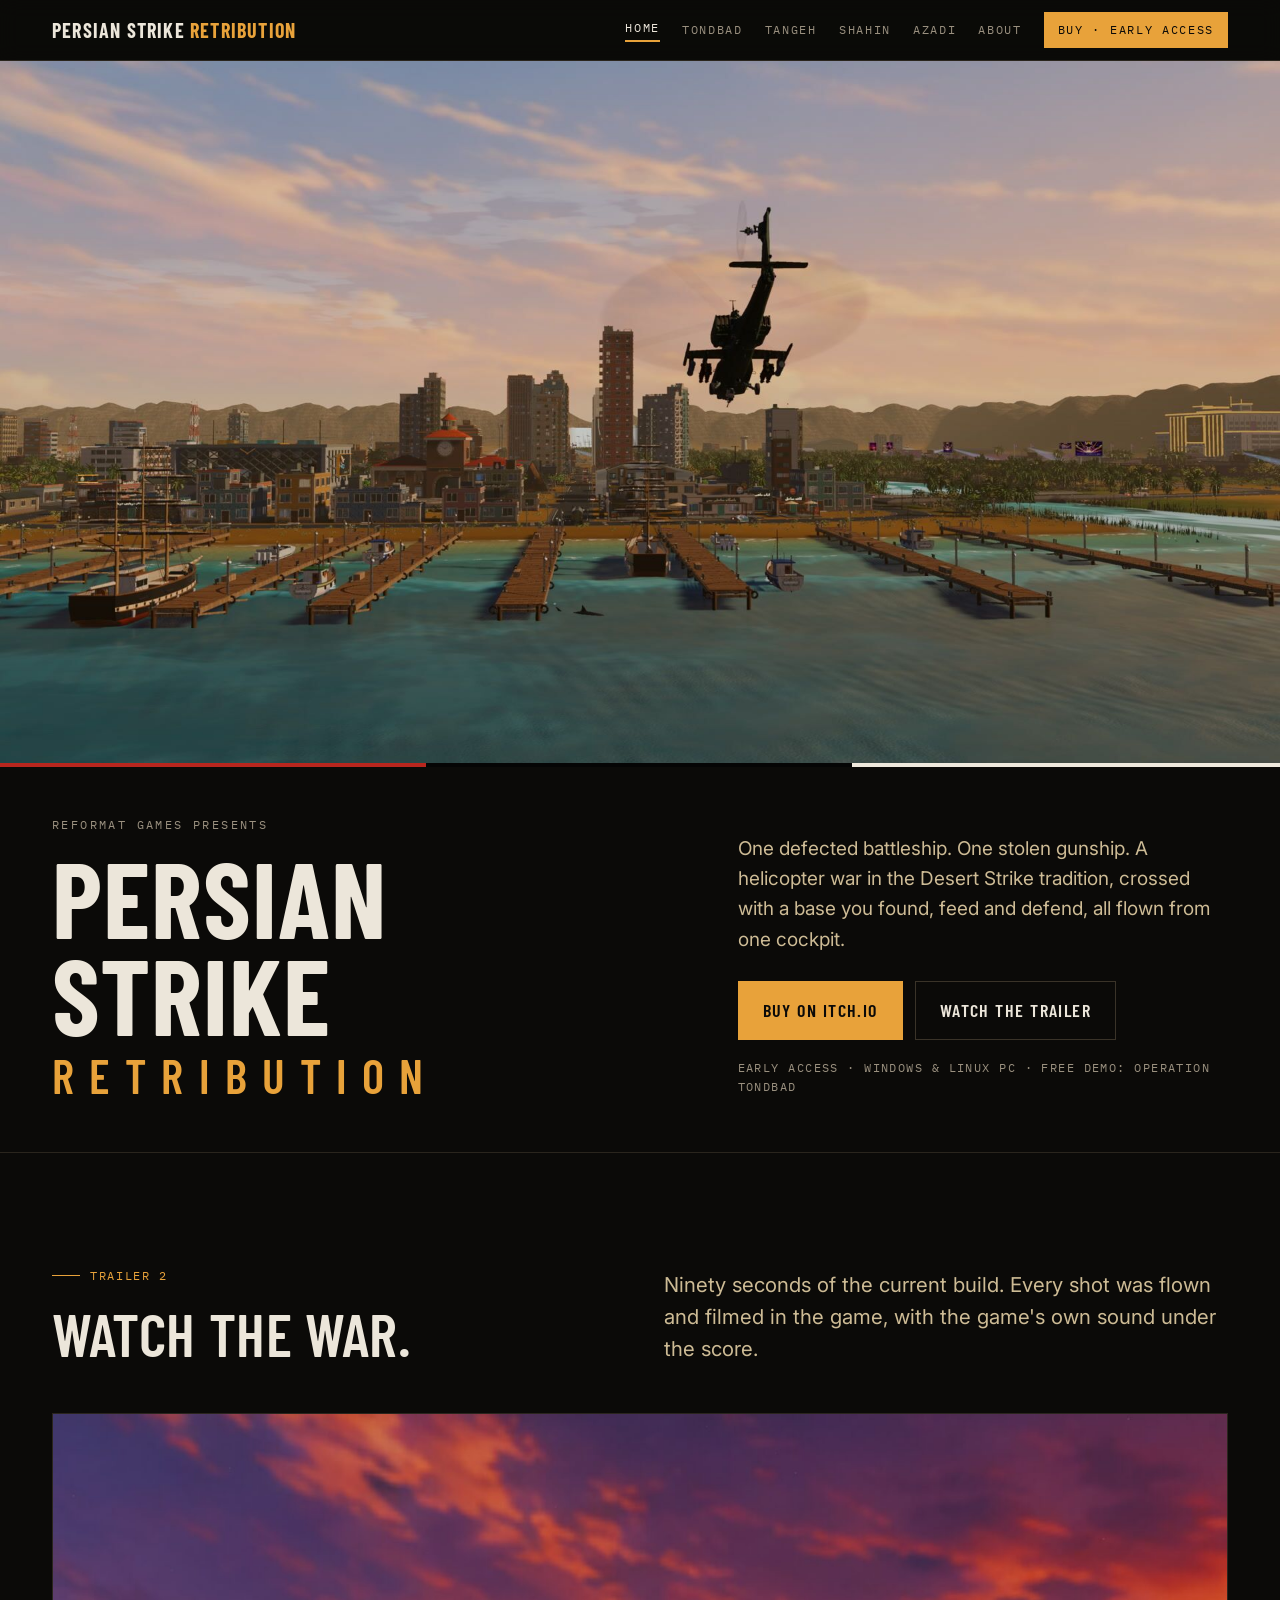
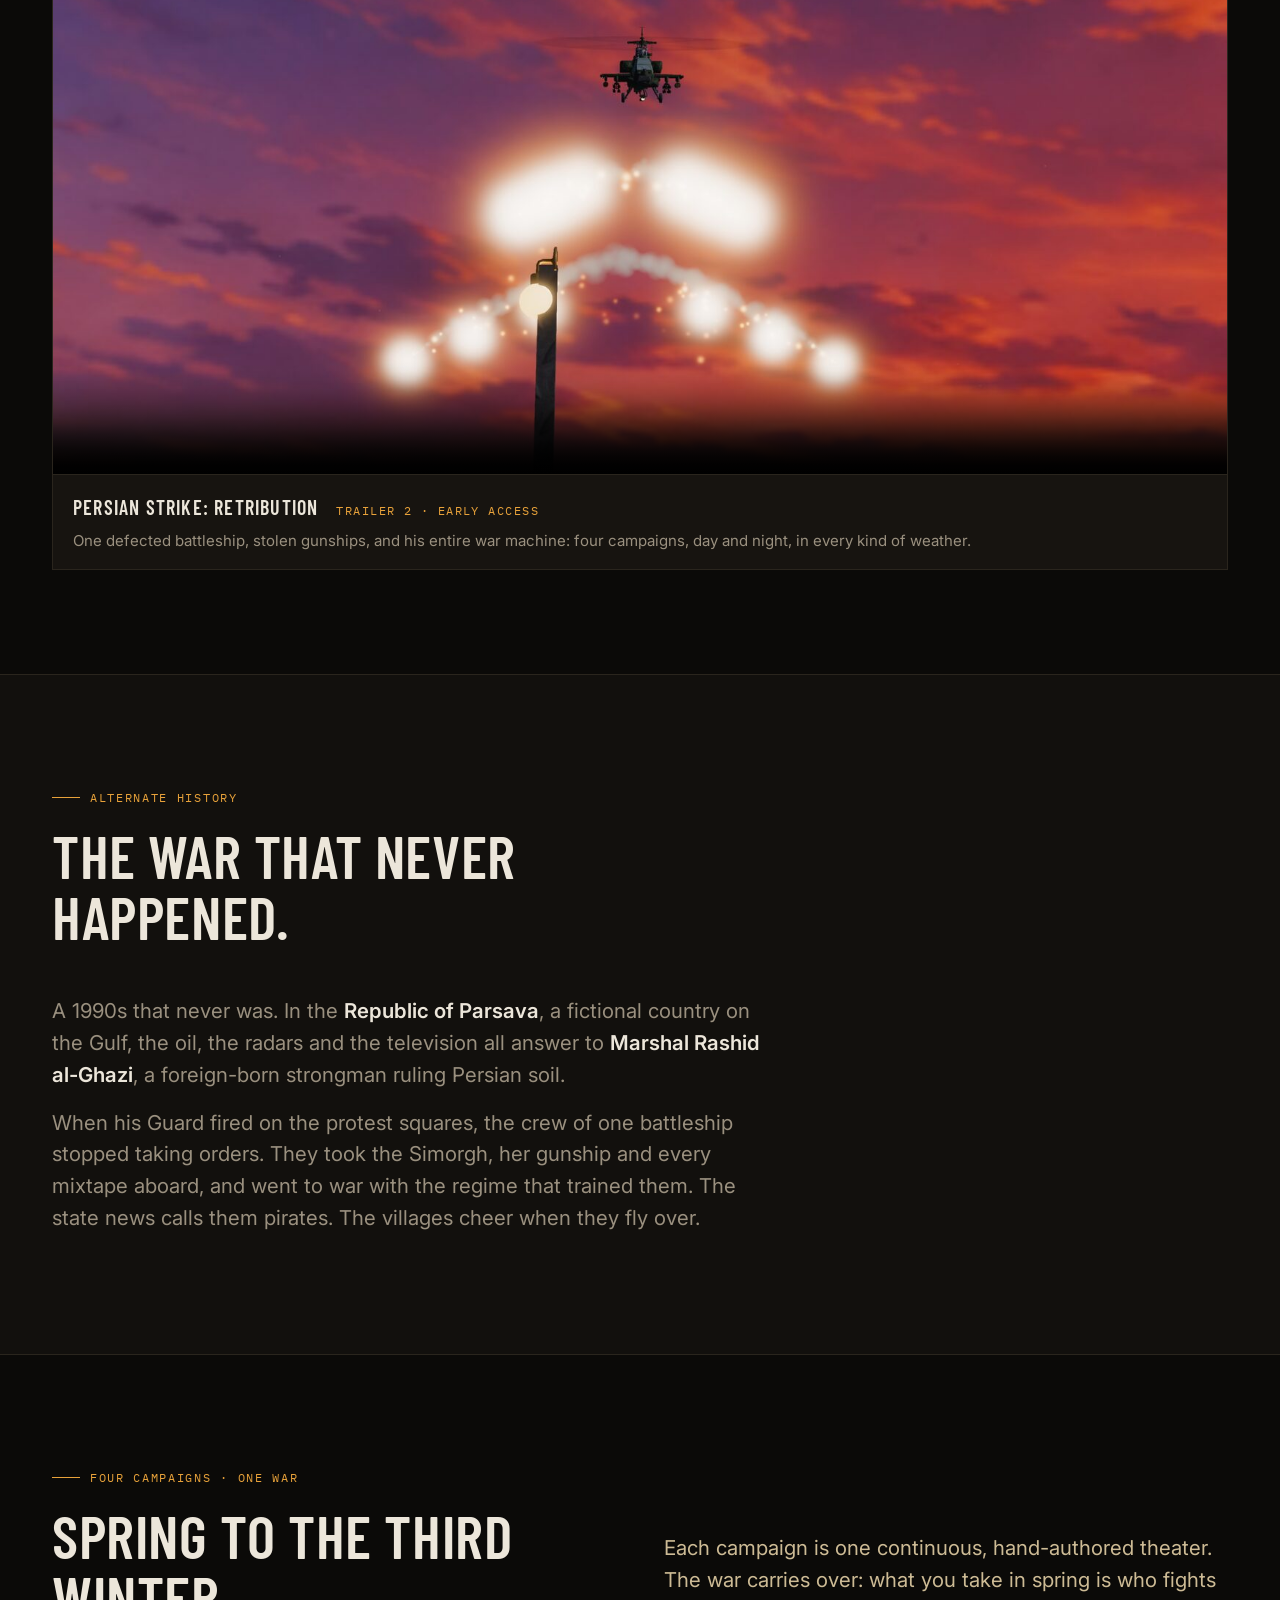
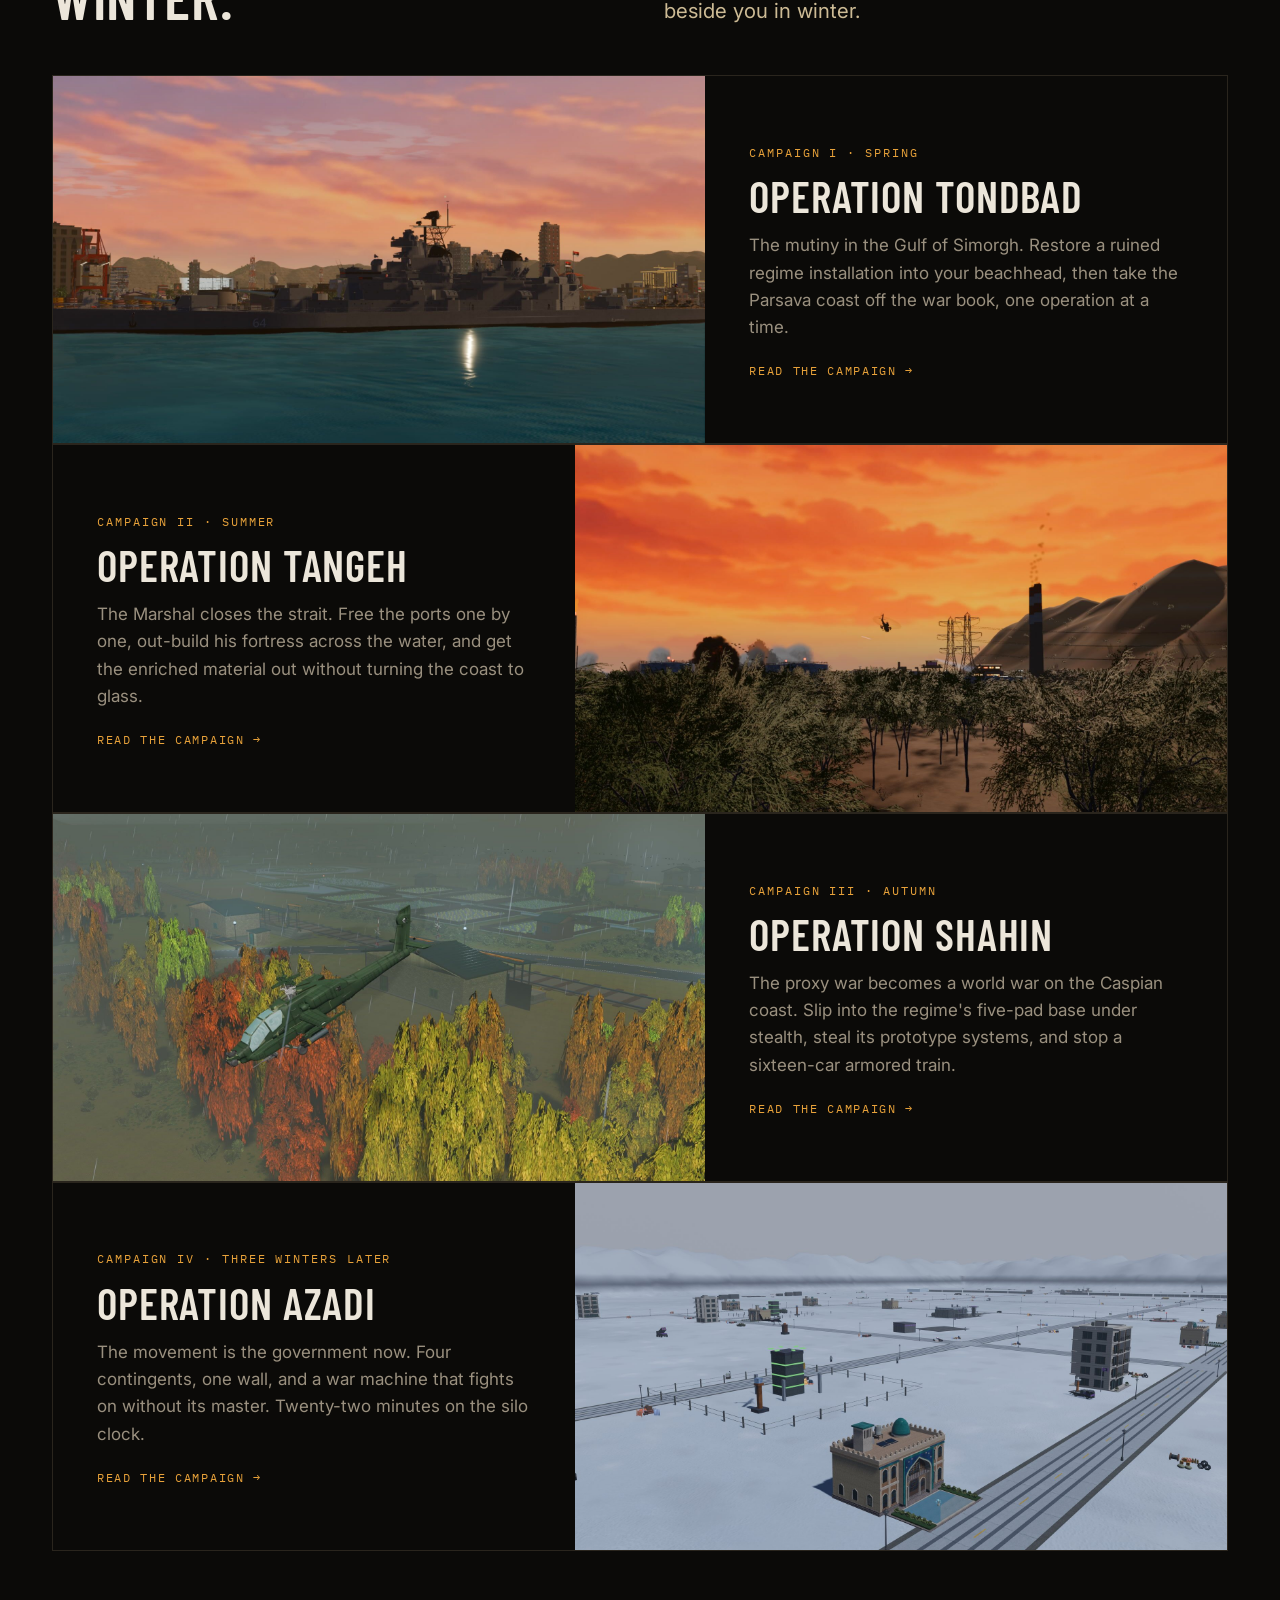
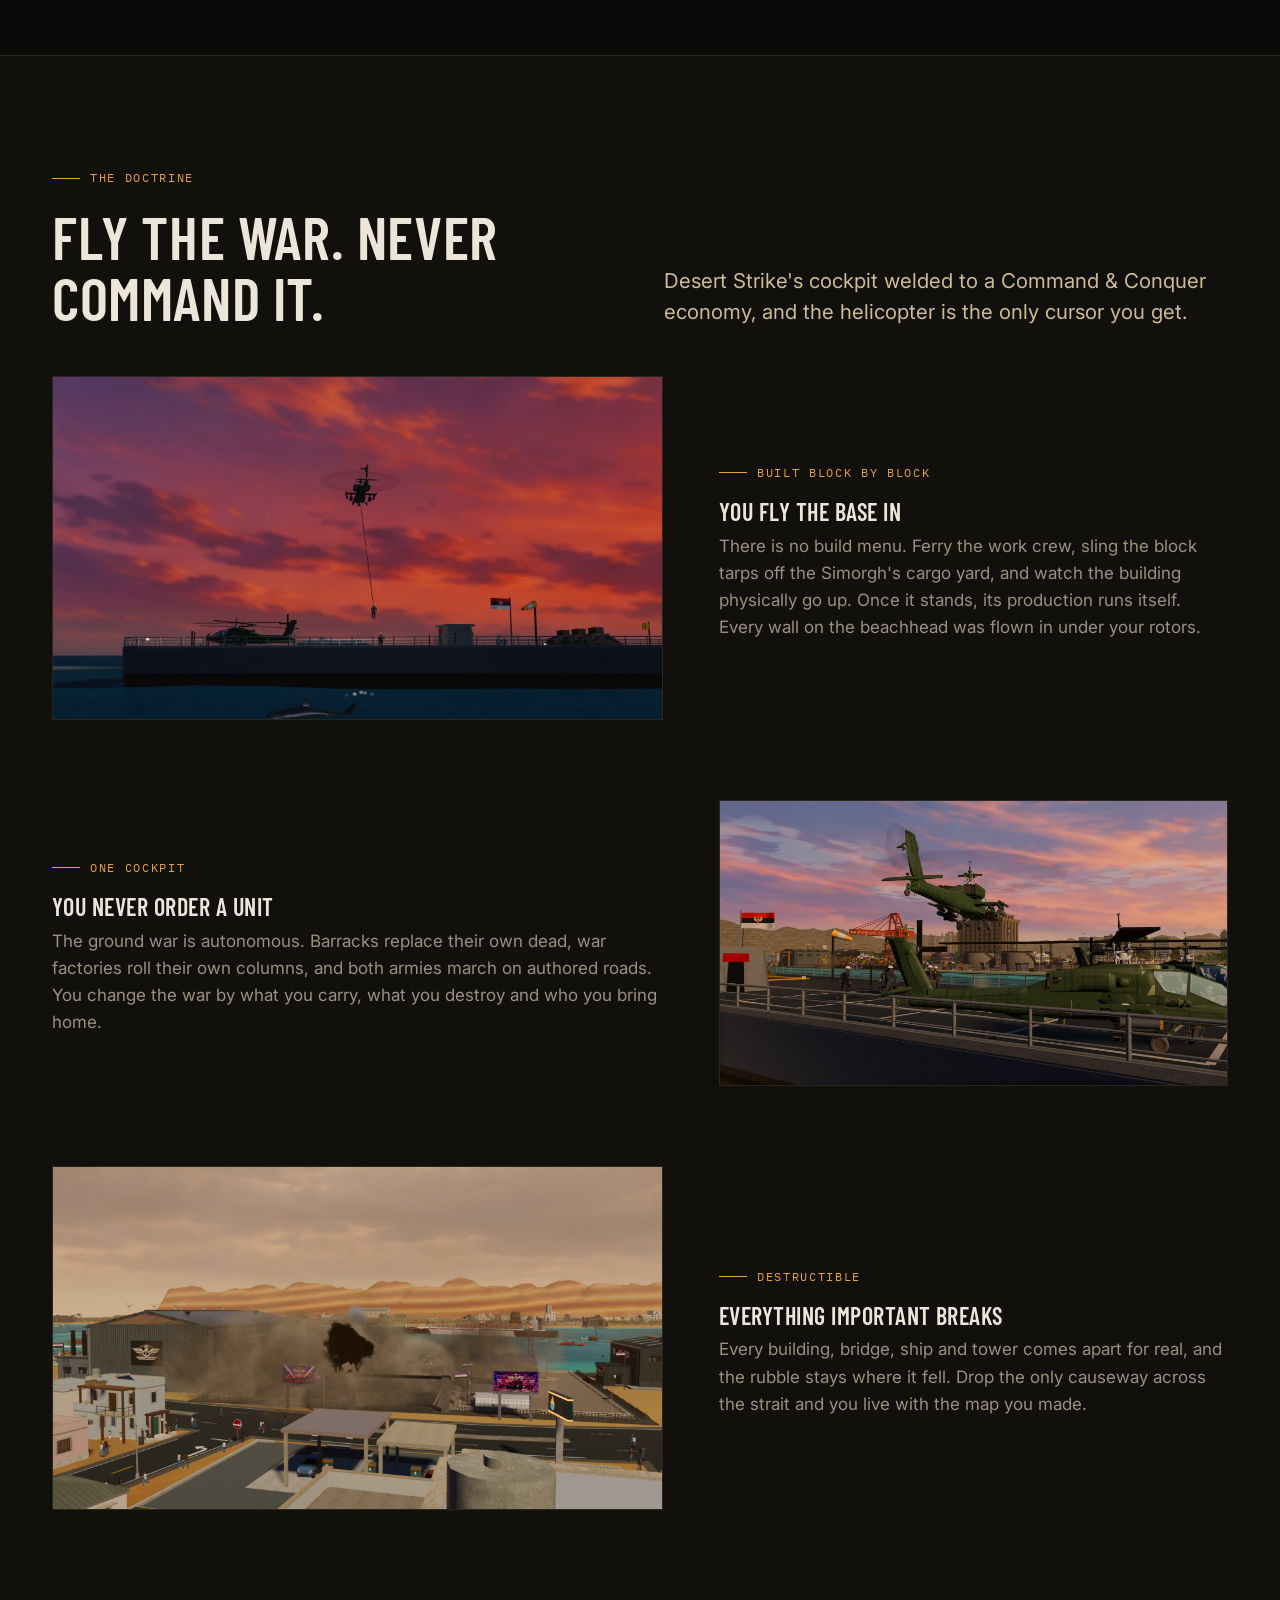
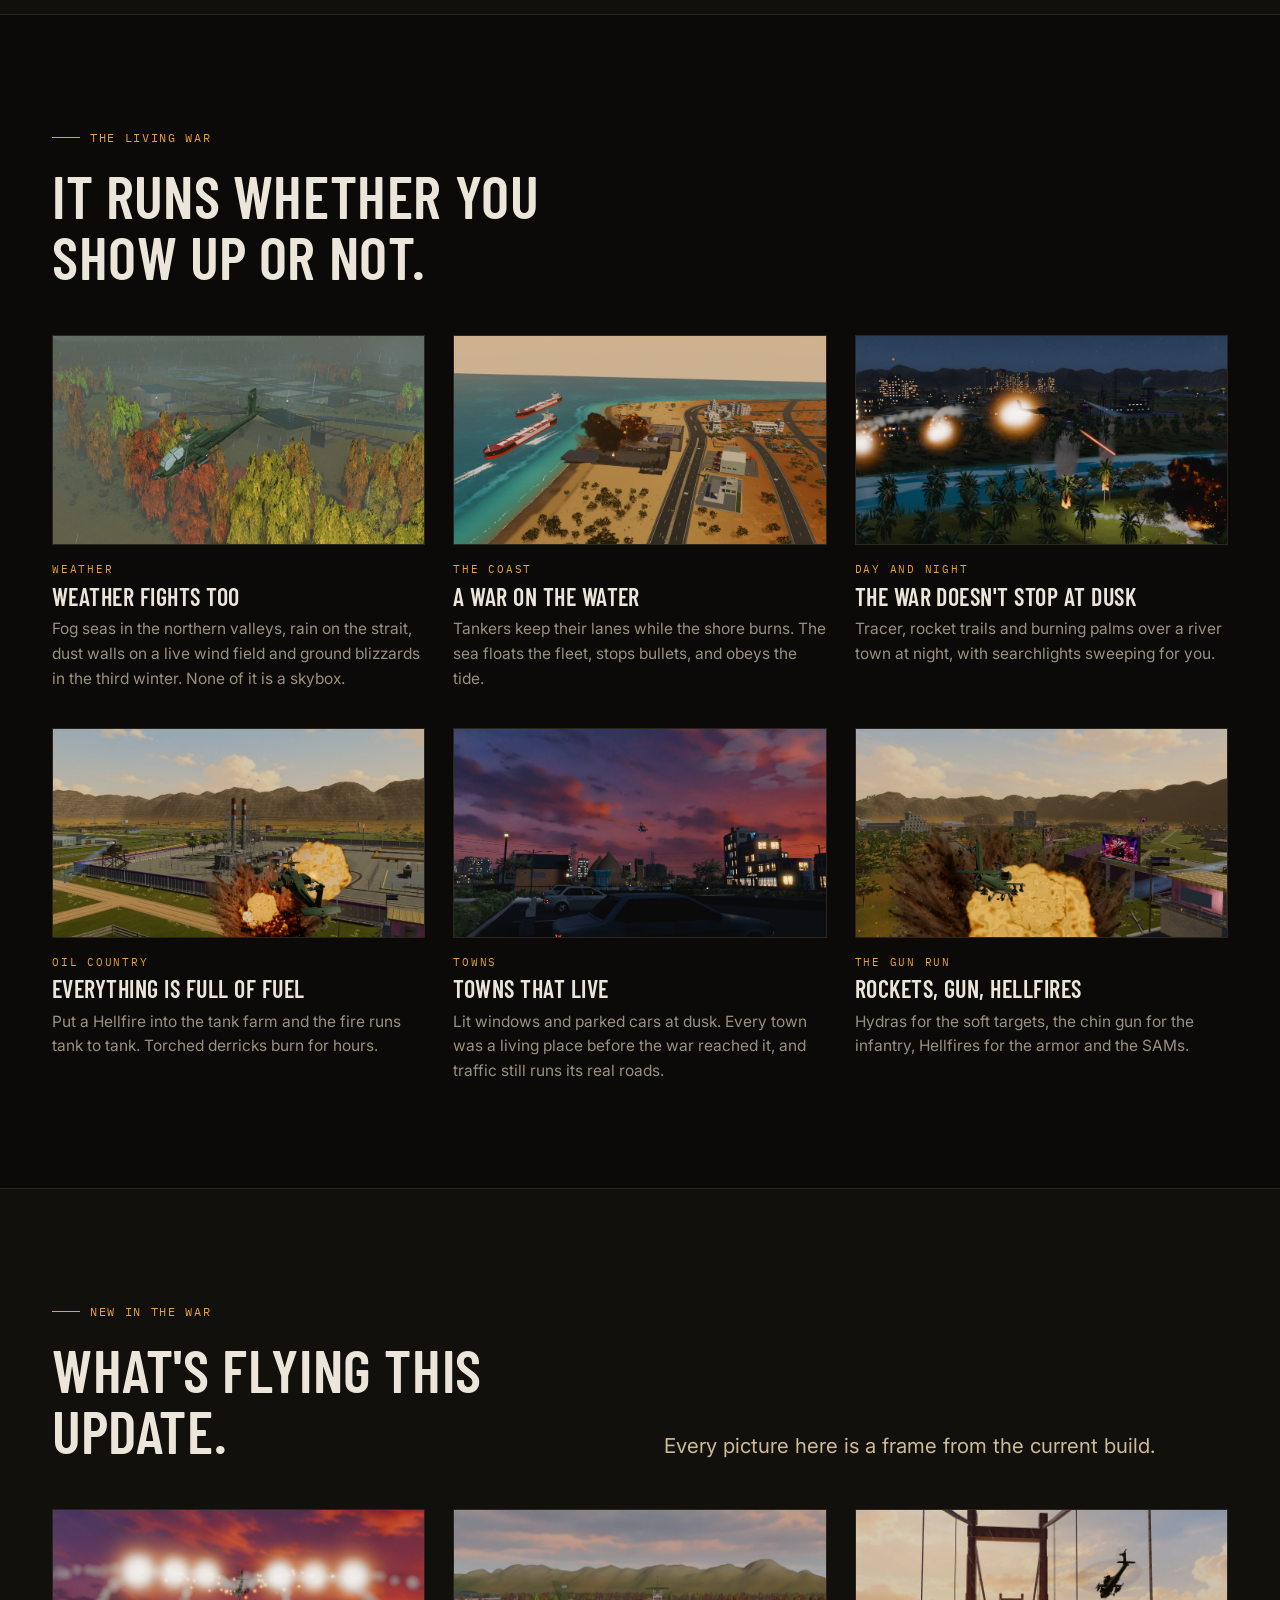
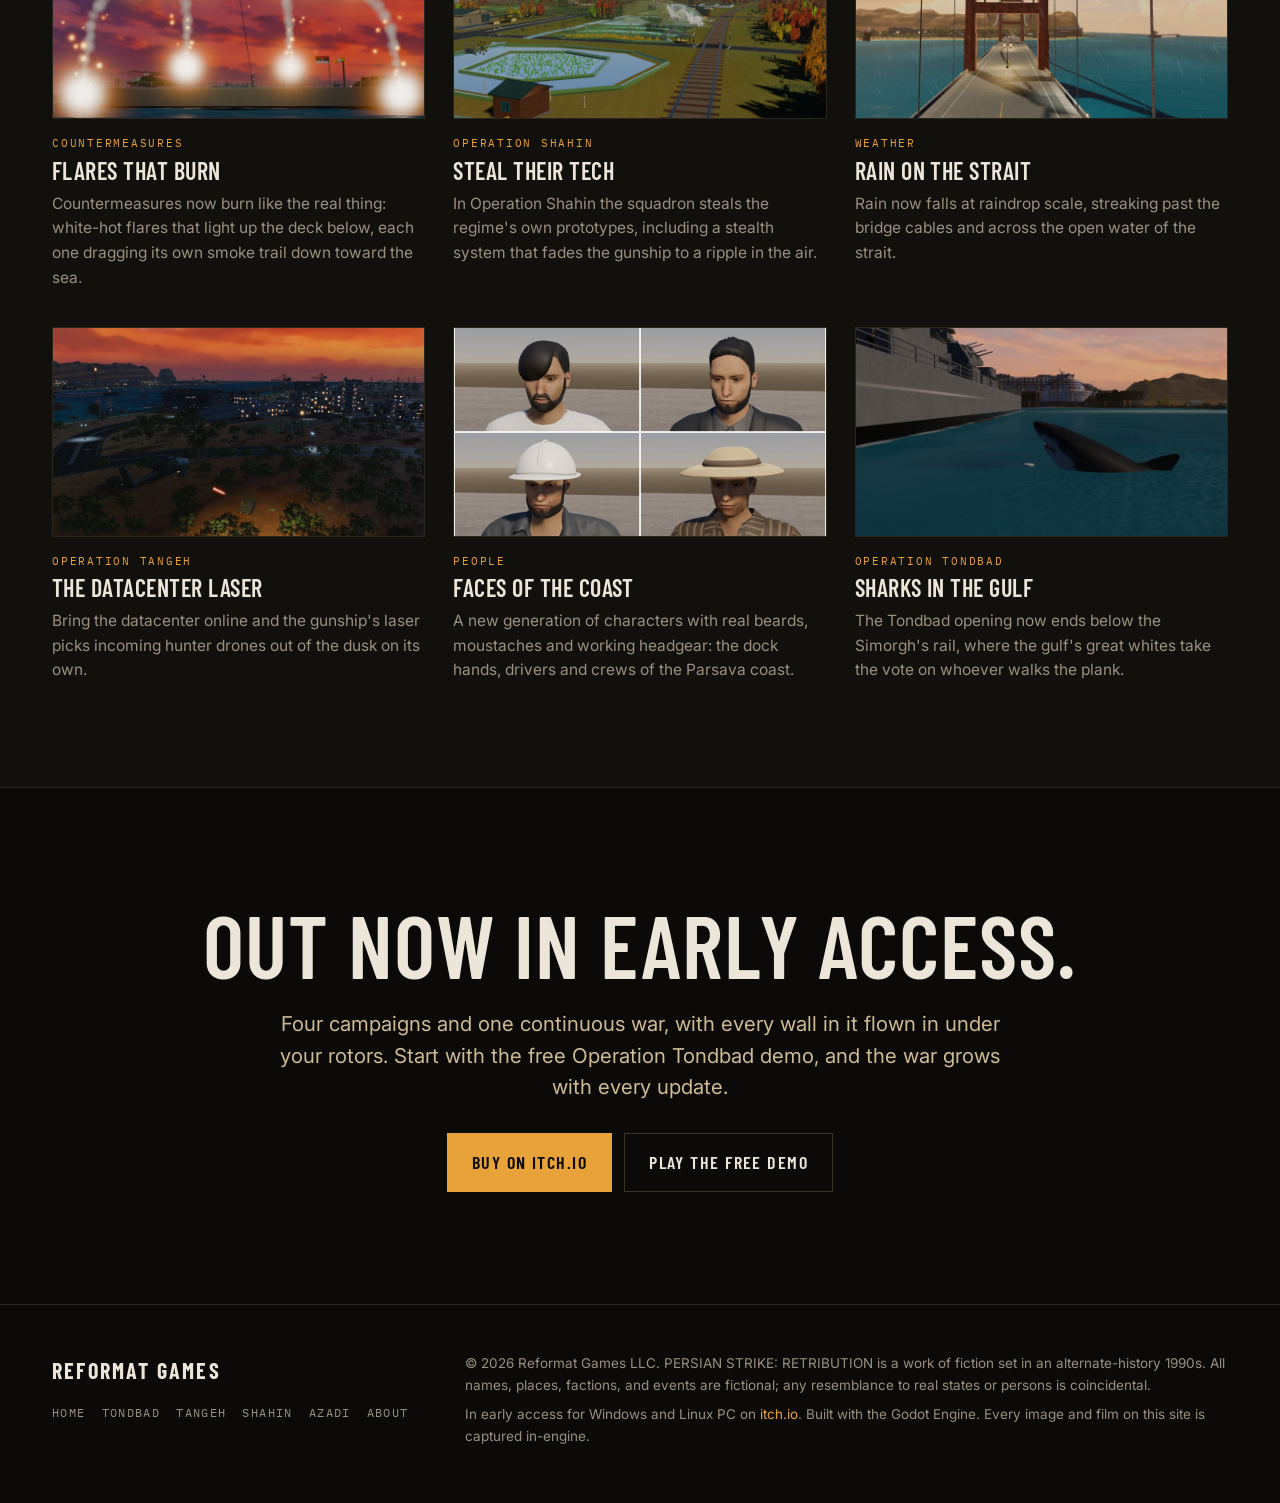
<file: index.html>
<!DOCTYPE html>
<html lang="en">
<head>
<meta charset="utf-8">
<meta name="viewport" content="width=device-width, initial-scale=1">
<title>PERSIAN STRIKE: RETRIBUTION — a helicopter war from Reformat Games</title>
<meta name="description" content="An alternate-history 1990s gulf war: a Desert Strike-style helicopter war crossed with base-building, across four seasonal campaigns. Watch Trailer 2. In early access for Windows and Linux PC.">
<link rel="canonical" href="https://persianstrike.com/">
<meta name="robots" content="index, follow, max-image-preview:large">
<meta name="theme-color" content="#0b0a08">
<meta property="og:type" content="website">
<meta property="og:site_name" content="PERSIAN STRIKE: RETRIBUTION">
<meta property="og:title" content="PERSIAN STRIKE: RETRIBUTION — a helicopter war from Reformat Games">
<meta property="og:description" content="An alternate-history 1990s gulf war: a Desert Strike-style helicopter war crossed with base-building, across four seasonal campaigns. Watch Trailer 2. In early access for Windows and Linux PC.">
<meta property="og:image" content="https://persianstrike.com/media/v3_feetdry.jpg">
<meta property="og:url" content="https://persianstrike.com/">
<meta name="twitter:card" content="summary_large_image">
<meta name="twitter:image" content="https://persianstrike.com/media/v3_feetdry.jpg">
<link rel="icon" href="data:image/svg+xml,<svg xmlns=%22http://www.w3.org/2000/svg%22 viewBox=%220 0 100 100%22><rect width=%22100%22 height=%2233%22 fill=%22%23b8261e%22/><rect y=%2233%22 width=%22100%22 height=%2234%22 fill=%22%23050505%22/><rect y=%2267%22 width=%22100%22 height=%2233%22 fill=%22%23efe9dd%22/></svg>">
<link rel="preconnect" href="https://fonts.googleapis.com">
<link rel="preconnect" href="https://fonts.gstatic.com" crossorigin>
<link href="https://fonts.googleapis.com/css2?family=Barlow+Condensed:wght@500;600;700&family=IBM+Plex+Mono:wght@400;500&family=Inter:wght@400;500;600&display=swap" rel="stylesheet">
<link rel="stylesheet" href="styles.css">
<script type="application/ld+json">{"@context": "https://schema.org", "@type": "VideoGame", "name": "PERSIAN STRIKE: RETRIBUTION", "url": "https://persianstrike.com/", "image": "https://persianstrike.com/media/v3_feetdry.jpg", "description": "An alternate-history 1990s gulf war: a Desert Strike-style helicopter war crossed with base-building, across four seasonal campaigns. In early access for Windows and Linux PC.", "genre": ["Action", "Strategy"], "gamePlatform": ["PC (Microsoft Windows)", "PC (Linux)"], "playMode": "SinglePlayer", "publisher": {"@type": "Organization", "name": "Reformat Games"}, "author": {"@type": "Organization", "name": "Reformat Games"}, "offers": {"@type": "Offer", "url": "https://reformatgames.itch.io/persian-strike-retribution", "price": "5.00", "priceCurrency": "USD", "availability": "https://schema.org/InStock"}}</script>
<script type="application/ld+json">{"@context": "https://schema.org", "@type": "VideoObject", "name": "PERSIAN STRIKE: RETRIBUTION — Trailer 2", "description": "Trailer 2, cut from the current early-access build.", "thumbnailUrl": "https://persianstrike.com/media/trailer2_poster.jpg", "uploadDate": "2026-10-21", "contentUrl": "https://raw.githubusercontent.com/rhicksrad/persian-strike/main/media/trailer2.mp4"}</script>
</head>
<body>
<header class="nav"><div class="wrap">
  <a class="brand" href="index.html">Persian Strike <span>Retribution</span></a>
  <nav class="links"><a href="index.html" aria-current="page">Home</a><a href="c1.html">Tondbad</a><a href="c2.html">Tangeh</a><a href="c3.html">Shahin</a><a href="c4.html">Azadi</a><a href="about.html">About</a><a class="buy" href="https://reformatgames.itch.io/persian-strike-retribution" target="_blank" rel="noopener">Buy · Early access</a></nav>
</div></header>

<div class="hero-frame"><img src="media/v3_feetdry.jpg" alt="The gunship crossing the piers toward a coastal city at sunrise" fetchpriority="high"></div>
<div class="rule"></div>
<section class="hero-title"><div class="wrap">
  <div>
    <div class="studio">Reformat Games presents</div>
    <h1>Persian Strike<span>Retribution</span></h1>
  </div>
  <div>
    <p class="pitch">One defected battleship. One stolen gunship. A helicopter war in the Desert Strike tradition, crossed with a base you found, feed and defend, all flown from one cockpit.</p>
    <div class="cta"><a class="btn primary" href="https://reformatgames.itch.io/persian-strike-retribution" target="_blank" rel="noopener">Buy on itch.io</a><a class="btn" href="#trailer">Watch the trailer</a></div>
    <div class="meta">Early access · Windows &amp; Linux PC · Free demo: Operation Tondbad</div>
  </div>
</div></section>

<section class="block " id="trailer"><div class="wrap">
<div class="head"><div><span class="label">Trailer 2</span><h2>Watch the war.</h2></div><p class="lede">Ninety seconds of the current build. Every shot was flown and filmed in the game, with the game's own sound under the score.</p></div><figure class="film">
  <video controls preload="none" poster="media/trailer2_poster.jpg"><source src="https://raw.githubusercontent.com/rhicksrad/persian-strike/main/media/trailer2.mp4" type="video/mp4"></video>
  <figcaption><span class="t">Persian Strike: Retribution</span><span class="m">Trailer 2 · Early access</span><span class="d">One defected battleship, stolen gunships, and his entire war machine: four campaigns, day and night, in every kind of weather.</span></figcaption>
</figure>
</div></section>

<section class="block alt"><div class="wrap">
<div class="head"><div><span class="label">Alternate history</span><h2>The war that never happened.</h2></div><div></div></div><div class="prose">
<p class="lede">A 1990s that never was. In the <b>Republic of Parsava</b>, a fictional country on the Gulf, the oil, the radars and the television all answer to <b>Marshal Rashid al-Ghazi</b>, a foreign-born strongman ruling Persian soil.</p>
<p class="lede">When his Guard fired on the protest squares, the crew of one battleship stopped taking orders. They took the Simorgh, her gunship and every mixtape aboard, and went to war with the regime that trained them. The state news calls them pirates. The villages cheer when they fly over.</p>
</div>
</div></section>

<section class="block "><div class="wrap">
<div class="head"><div><span class="label">Four campaigns · one war</span><h2>Spring to the third winter.</h2></div><p class="lede">Each campaign is one continuous, hand-authored theater. The war carries over: what you take in spring is who fights beside you in winter.</p></div><div class="campaigns">
<a class="camp" href="c1.html"><div class="pic"><img src="media/v3_battleship.jpg" alt="The battleship Simorgh at anchor off the coast at sunrise" loading="lazy"></div><div class="txt"><div class="num">Campaign I · Spring</div><h3>Operation Tondbad</h3><p>The mutiny in the Gulf of Simorgh. Restore a ruined regime installation into your beachhead, then take the Parsava coast off the war book, one operation at a time.</p><span class="go">Read the campaign →</span></div></a>
<a class="camp" href="c2.html"><div class="pic"><img src="media/v3_refinery.jpg" alt="A gunship banking away from the burning refinery at dusk" loading="lazy"></div><div class="txt"><div class="num">Campaign II · Summer</div><h3>Operation Tangeh</h3><p>The Marshal closes the strait. Free the ports one by one, out-build his fortress across the water, and get the enriched material out without turning the coast to glass.</p><span class="go">Read the campaign →</span></div></a>
<a class="camp" href="c3.html"><div class="pic"><img src="media/v3_fog.jpg" alt="The gunship coming out of the fog over autumn forest and flooded paddies" loading="lazy"></div><div class="txt"><div class="num">Campaign III · Autumn</div><h3>Operation Shahin</h3><p>The proxy war becomes a world war on the Caspian coast. Slip into the regime's five-pad base under stealth, steal its prototype systems, and stop a sixteen-car armored train.</p><span class="go">Read the campaign →</span></div></a>
<a class="camp" href="c4.html"><div class="pic"><img src="media/v4_c4_core.jpg" alt="The old capital under snow, a mosque beside the highway and a repair core in the square" loading="lazy"></div><div class="txt"><div class="num">Campaign IV · Three winters later</div><h3>Operation Azadi</h3><p>The movement is the government now. Four contingents, one wall, and a war machine that fights on without its master. Twenty-two minutes on the silo clock.</p><span class="go">Read the campaign →</span></div></a>
</div>
</div></section>

<section class="block alt"><div class="wrap">
<div class="head"><div><span class="label">The doctrine</span><h2>Fly the war. Never command it.</h2></div><p class="lede">Desert Strike's cockpit welded to a Command &amp; Conquer economy, and the helicopter is the only cursor you get.</p></div><div class="split"><img src="media/v4_winch.jpg" alt="The gunship hovering over the Simorgh&#x27;s stern at sunset, a load on the winch line" loading="lazy"><div><span class="label">Built block by block</span><h3>You fly the base in</h3><p>There is no build menu. Ferry the work crew, sling the block tarps off the Simorgh's cargo yard, and watch the building physically go up. Once it stands, its production runs itself.</p><p>Every wall on the beachhead was flown in under your rotors.</p></div></div><div class="split flip"><img src="media/v3_liftoff.jpg" alt="The gunship lifting off the battleship&#x27;s pad as a second bird waits on deck" loading="lazy"><div><span class="label">One cockpit</span><h3>You never order a unit</h3><p>The ground war is autonomous. Barracks replace their own dead, war factories roll their own columns, and both armies march on authored roads. You change the war by what you carry, what you destroy and who you bring home.</p></div></div><div class="split"><img src="media/v3_collapse.jpg" alt="A regime building coming down in a cloud of dust in a harbor town" loading="lazy"><div><span class="label">Destructible</span><h3>Everything important breaks</h3><p>Every building, bridge, ship and tower comes apart for real, and the rubble stays where it fell. Drop the only causeway across the strait and you live with the map you made.</p></div></div>
</div></section>

<section class="block "><div class="wrap">
<div class="head"><div><span class="label">The living war</span><h2>It runs whether you show up or not.</h2></div><div></div></div><div class="grid g3">
<article class="card"><img src="media/v3_fog.jpg" alt="The gunship coming out of the fog over autumn forest and flooded paddies" loading="lazy"><span class="k">Weather</span><h3>Weather fights too</h3><p>Fog seas in the northern valleys, rain on the strait, dust walls on a live wind field and ground blizzards in the third winter. None of it is a skybox.</p></article>
<article class="card"><img src="media/v3_artillery.jpg" alt="Tankers under way off the coast as artillery falls on the shore" loading="lazy"><span class="k">The coast</span><h3>A war on the water</h3><p>Tankers keep their lanes while the shore burns. The sea floats the fleet, stops bullets, and obeys the tide.</p></article>
<article class="card"><img src="media/v3_night.jpg" alt="A gunship firing over a river town at night, flares and tracer in the dark" loading="lazy"><span class="k">Day and night</span><h3>The war doesn't stop at dusk</h3><p>Tracer, rocket trails and burning palms over a river town at night, with searchlights sweeping for you.</p></article>
<article class="card"><img src="media/v3_chain.jpg" alt="A gunship banking through the fireball as the tank farm goes up" loading="lazy"><span class="k">Oil country</span><h3>Everything is full of fuel</h3><p>Put a Hellfire into the tank farm and the fire runs tank to tank. Torched derricks burn for hours.</p></article>
<article class="card"><img src="media/v3_town.jpg" alt="A coastal town at dusk, lit windows and parked cars, the gunship overhead" loading="lazy"><span class="k">Towns</span><h3>Towns that live</h3><p>Lit windows and parked cars at dusk. Every town was a living place before the war reached it, and traffic still runs its real roads.</p></article>
<article class="card"><img src="media/v3_gunrun.jpg" alt="A gunship on a gun run, impacts erupting below the nose" loading="lazy"><span class="k">The gun run</span><h3>Rockets, gun, Hellfires</h3><p>Hydras for the soft targets, the chin gun for the infantry, Hellfires for the armor and the SAMs.</p></article>
</div>
</div></section>

<section class="block alt" id="new"><div class="wrap">
<div class="head"><div><span class="label">New in the war</span><h2>What's flying this update.</h2></div><p class="lede">Every picture here is a frame from the current build.</p></div><div class="grid g3">
<article class="card"><img src="media/new_flares.jpg" alt="A gunship over the battleship deck at sunset, a full salvo of flares arcing out on smoke trails" loading="lazy"><span class="k">Countermeasures</span><h3>Flares that burn</h3><p>Countermeasures now burn like the real thing: white-hot flares that light up the deck below, each one dragging its own smoke trail down toward the sea.</p></article>
<article class="card"><img src="media/new_stealth.jpg" alt="A gunship fading to a glassy outline over autumn paddies and a rail line in the north" loading="lazy"><span class="k">Operation Shahin</span><h3>Steal their tech</h3><p>In Operation Shahin the squadron steals the regime's own prototypes, including a stealth system that fades the gunship to a ripple in the air.</p></article>
<article class="card"><img src="media/new_rain.jpg" alt="A gunship banking past the suspension bridge tower as rain streaks across the strait" loading="lazy"><span class="k">Weather</span><h3>Rain on the strait</h3><p>Rain now falls at raindrop scale, streaking past the bridge cables and across the open water of the strait.</p></article>
<article class="card"><img src="media/v3_laser.jpg" alt="A gunship over a town at dusk, its laser streaking toward an incoming drone" loading="lazy"><span class="k">Operation Tangeh</span><h3>The datacenter laser</h3><p>Bring the datacenter online and the gunship's laser picks incoming hunter drones out of the dusk on its own.</p></article>
<article class="card"><img src="media/new_beards.jpg" alt="Four men of the Parsava coast: two bearded, one in a hard hat, one in a sun hat" loading="lazy"><span class="k">People</span><h3>Faces of the coast</h3><p>A new generation of characters with real beards, moustaches and working headgear: the dock hands, drivers and crews of the Parsava coast.</p></article>
<article class="card"><img src="media/v4_shark.jpg" alt="A great white breaching beside the Simorgh&#x27;s hull at sunset" loading="lazy"><span class="k">Operation Tondbad</span><h3>Sharks in the gulf</h3><p>The Tondbad opening now ends below the Simorgh's rail, where the gulf's great whites take the vote on whoever walks the plank.</p></article>
</div>
</div></section>

<section class="closer"><div class="wrap">
  <h2>Out now in early access.</h2><p class="lede">Four campaigns and one continuous war, with every wall in it flown in under your rotors. Start with the free Operation Tondbad demo, and the war grows with every update.</p>
  <div class="cta"><a class="btn primary" href="https://reformatgames.itch.io/persian-strike-retribution" target="_blank" rel="noopener">Buy on itch.io</a><a class="btn" href="https://reformatgames.itch.io/persian-strike-retribution" target="_blank" rel="noopener">Play the free demo</a></div>
</div></section>

<footer><div class="wrap">
  <div><div class="studio">Reformat Games</div><div class="fnav"><a href="index.html" aria-current="page">Home</a><a href="c1.html">Tondbad</a><a href="c2.html">Tangeh</a><a href="c3.html">Shahin</a><a href="c4.html">Azadi</a><a href="about.html">About</a></div></div>
  <div><p>© 2026 Reformat Games LLC. PERSIAN STRIKE: RETRIBUTION is a work of fiction set in an alternate-history 1990s. All names, places, factions, and events are fictional; any resemblance to real states or persons is coincidental.</p>
  <p>In early access for Windows and Linux PC on <a href="https://reformatgames.itch.io/persian-strike-retribution" target="_blank" rel="noopener">itch.io</a>. Built with the Godot Engine. Every image and film on this site is captured in-engine.</p></div>
</div></footer>
</body>
</html>
</file>
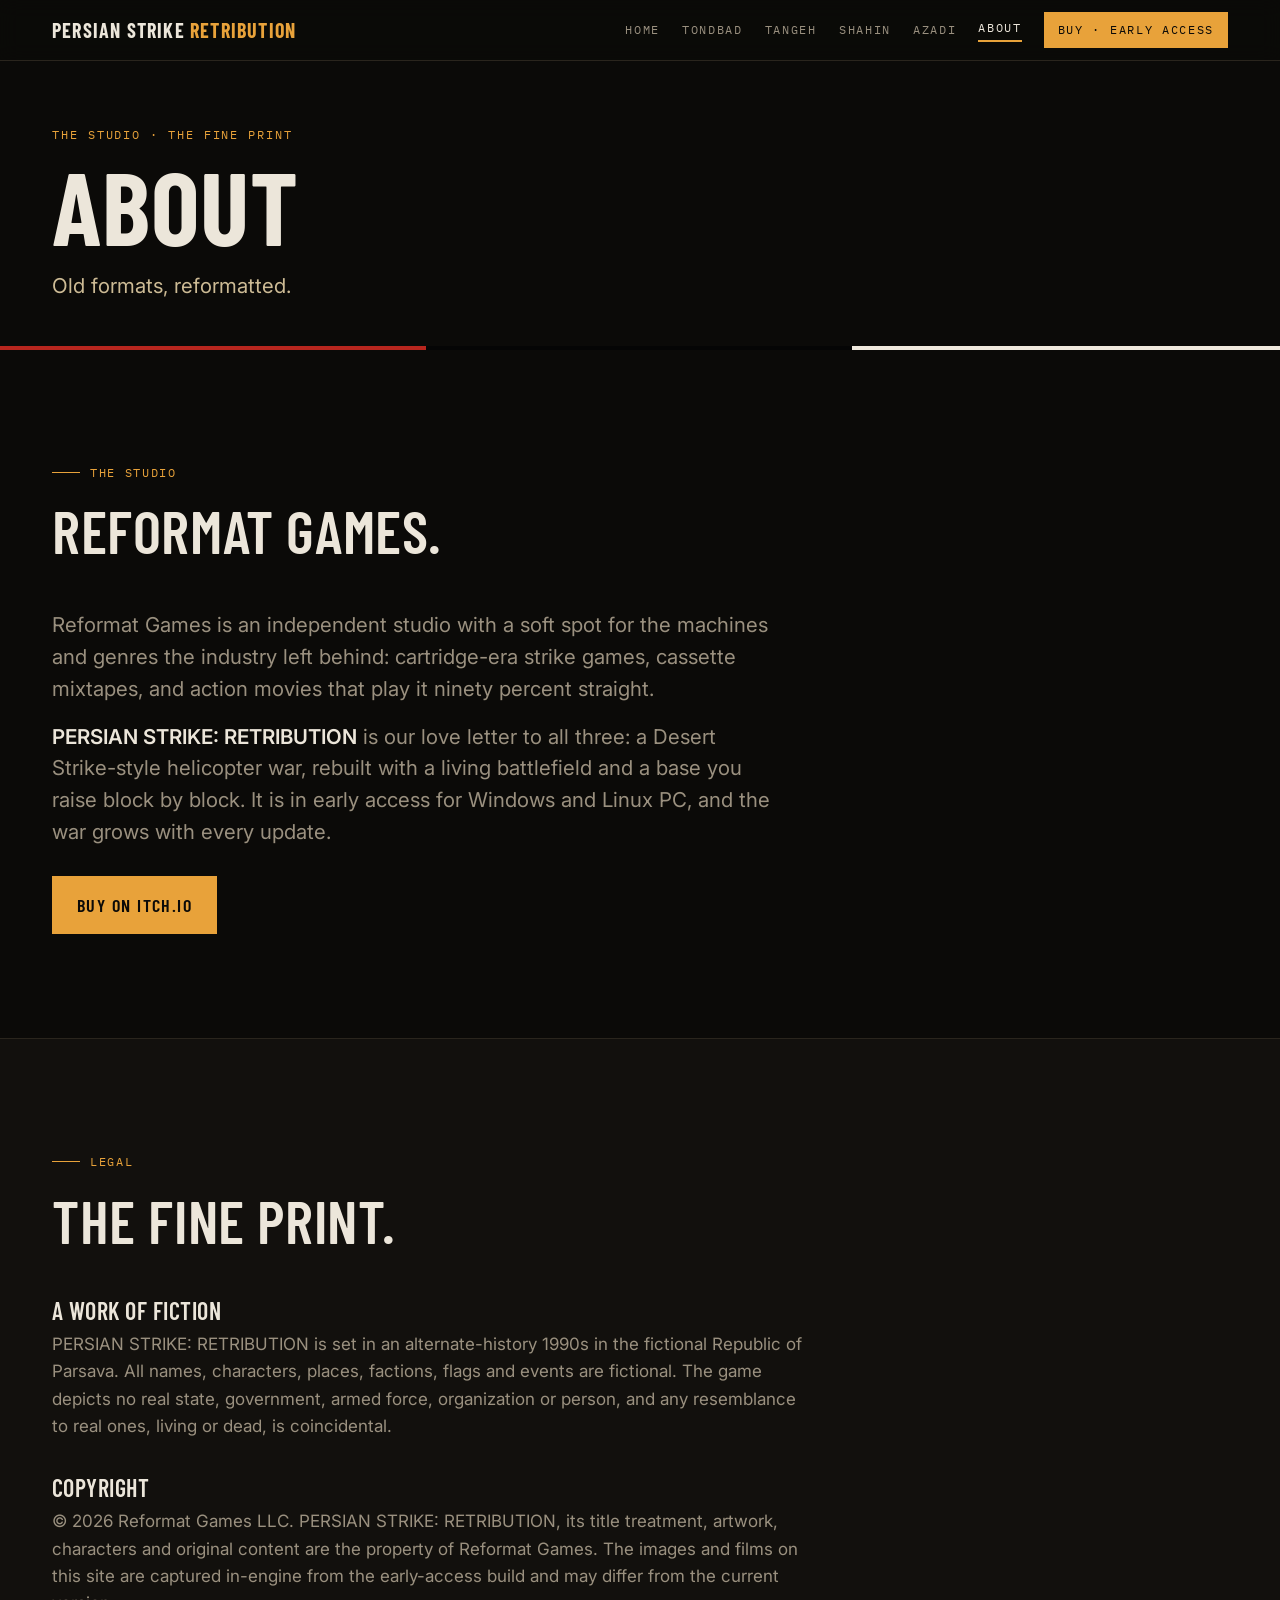
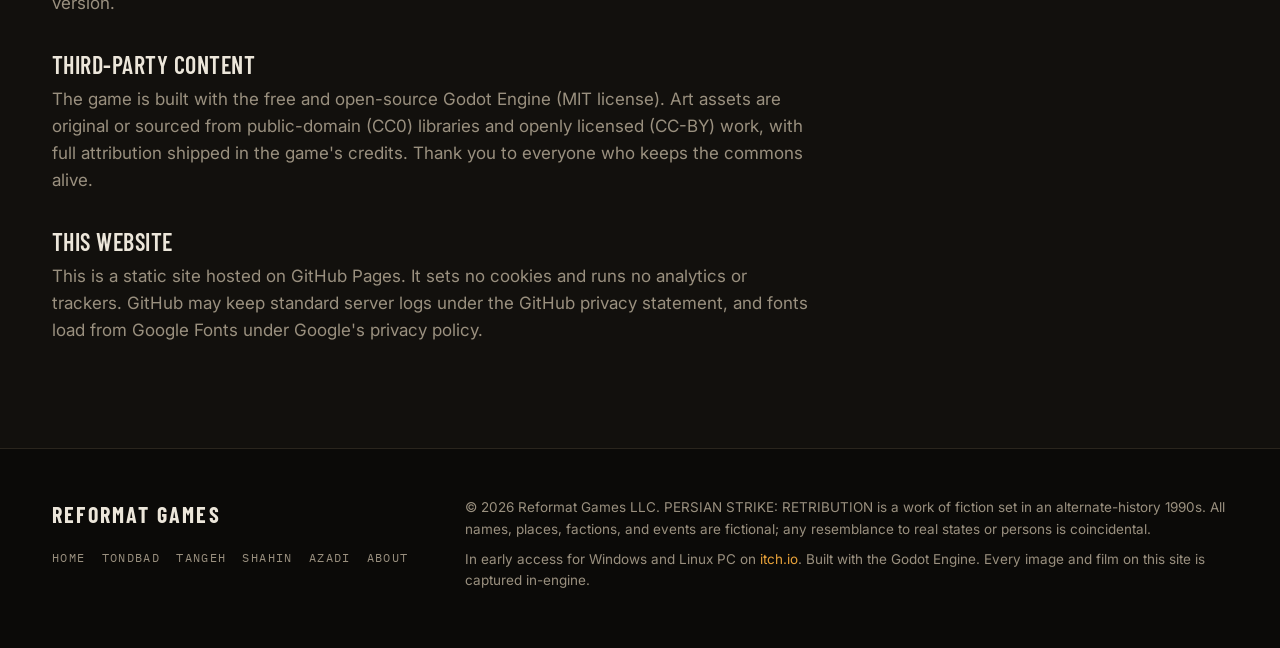
<file: about.html>
<!DOCTYPE html>
<html lang="en">
<head>
<meta charset="utf-8">
<meta name="viewport" content="width=device-width, initial-scale=1">
<title>About — PERSIAN STRIKE: RETRIBUTION</title>
<meta name="description" content="Reformat Games, the studio behind PERSIAN STRIKE: RETRIBUTION, and the fine print: a work of fiction, copyright, third-party content and site privacy.">
<link rel="canonical" href="https://persianstrike.com/about.html">
<meta name="robots" content="index, follow, max-image-preview:large">
<meta name="theme-color" content="#0b0a08">
<meta property="og:type" content="website">
<meta property="og:site_name" content="PERSIAN STRIKE: RETRIBUTION">
<meta property="og:title" content="About — PERSIAN STRIKE: RETRIBUTION">
<meta property="og:description" content="Reformat Games, the studio behind PERSIAN STRIKE: RETRIBUTION, and the fine print: a work of fiction, copyright, third-party content and site privacy.">
<meta property="og:image" content="https://persianstrike.com/media/v3_feetdry.jpg">
<meta property="og:url" content="https://persianstrike.com/about.html">
<meta name="twitter:card" content="summary_large_image">
<meta name="twitter:image" content="https://persianstrike.com/media/v3_feetdry.jpg">
<link rel="icon" href="data:image/svg+xml,<svg xmlns=%22http://www.w3.org/2000/svg%22 viewBox=%220 0 100 100%22><rect width=%22100%22 height=%2233%22 fill=%22%23b8261e%22/><rect y=%2233%22 width=%22100%22 height=%2234%22 fill=%22%23050505%22/><rect y=%2267%22 width=%22100%22 height=%2233%22 fill=%22%23efe9dd%22/></svg>">
<link rel="preconnect" href="https://fonts.googleapis.com">
<link rel="preconnect" href="https://fonts.gstatic.com" crossorigin>
<link href="https://fonts.googleapis.com/css2?family=Barlow+Condensed:wght@500;600;700&family=IBM+Plex+Mono:wght@400;500&family=Inter:wght@400;500;600&display=swap" rel="stylesheet">
<link rel="stylesheet" href="styles.css">
</head>
<body>
<header class="nav"><div class="wrap">
  <a class="brand" href="index.html">Persian Strike <span>Retribution</span></a>
  <nav class="links"><a href="index.html">Home</a><a href="c1.html">Tondbad</a><a href="c2.html">Tangeh</a><a href="c3.html">Shahin</a><a href="c4.html">Azadi</a><a href="about.html" aria-current="page">About</a><a class="buy" href="https://reformatgames.itch.io/persian-strike-retribution" target="_blank" rel="noopener">Buy · Early access</a></nav>
</div></header>

<section class="page-head"><div class="wrap">
  <div class="num">The studio · the fine print</div><h1>About</h1>
  <p class="lede">Old formats, reformatted.</p>
</div></section>
<div class="rule"></div>
<section class="block "><div class="wrap">
<div class="head"><div><span class="label">The studio</span><h2>Reformat Games.</h2></div><div></div></div><div class="prose">
<p class="lede">Reformat Games is an independent studio with a soft spot for the machines and genres the industry left behind: cartridge-era strike games, cassette mixtapes, and action movies that play it ninety percent straight.</p>
<p class="lede"><b>PERSIAN STRIKE: RETRIBUTION</b> is our love letter to all three: a Desert Strike-style helicopter war, rebuilt with a living battlefield and a base you raise block by block. It is in early access for Windows and Linux PC, and the war grows with every update.</p>
</div>
<div class="cta" style="margin-top:28px"><a class="btn primary" href="https://reformatgames.itch.io/persian-strike-retribution" target="_blank" rel="noopener">Buy on itch.io</a></div>
</div></section>
<section class="block alt"><div class="wrap">
<div class="head"><div><span class="label">Legal</span><h2>The fine print.</h2></div><div></div></div><div class="legal">
<h3>A work of fiction</h3>
<p>PERSIAN STRIKE: RETRIBUTION is set in an alternate-history 1990s in the fictional Republic of Parsava. All names, characters, places, factions, flags and events are fictional. The game depicts no real state, government, armed force, organization or person, and any resemblance to real ones, living or dead, is coincidental.</p>
<h3>Copyright</h3>
<p>© 2026 Reformat Games LLC. PERSIAN STRIKE: RETRIBUTION, its title treatment, artwork, characters and original content are the property of Reformat Games. The images and films on this site are captured in-engine from the early-access build and may differ from the current version.</p>
<h3>Third-party content</h3>
<p>The game is built with the free and open-source Godot Engine (MIT license). Art assets are original or sourced from public-domain (CC0) libraries and openly licensed (CC-BY) work, with full attribution shipped in the game's credits. Thank you to everyone who keeps the commons alive.</p>
<h3>This website</h3>
<p>This is a static site hosted on GitHub Pages. It sets no cookies and runs no analytics or trackers. GitHub may keep standard server logs under the GitHub privacy statement, and fonts load from Google Fonts under Google's privacy policy.</p>
</div>
</div></section>

<footer><div class="wrap">
  <div><div class="studio">Reformat Games</div><div class="fnav"><a href="index.html">Home</a><a href="c1.html">Tondbad</a><a href="c2.html">Tangeh</a><a href="c3.html">Shahin</a><a href="c4.html">Azadi</a><a href="about.html" aria-current="page">About</a></div></div>
  <div><p>© 2026 Reformat Games LLC. PERSIAN STRIKE: RETRIBUTION is a work of fiction set in an alternate-history 1990s. All names, places, factions, and events are fictional; any resemblance to real states or persons is coincidental.</p>
  <p>In early access for Windows and Linux PC on <a href="https://reformatgames.itch.io/persian-strike-retribution" target="_blank" rel="noopener">itch.io</a>. Built with the Godot Engine. Every image and film on this site is captured in-engine.</p></div>
</div></footer>
</body>
</html>
</file>
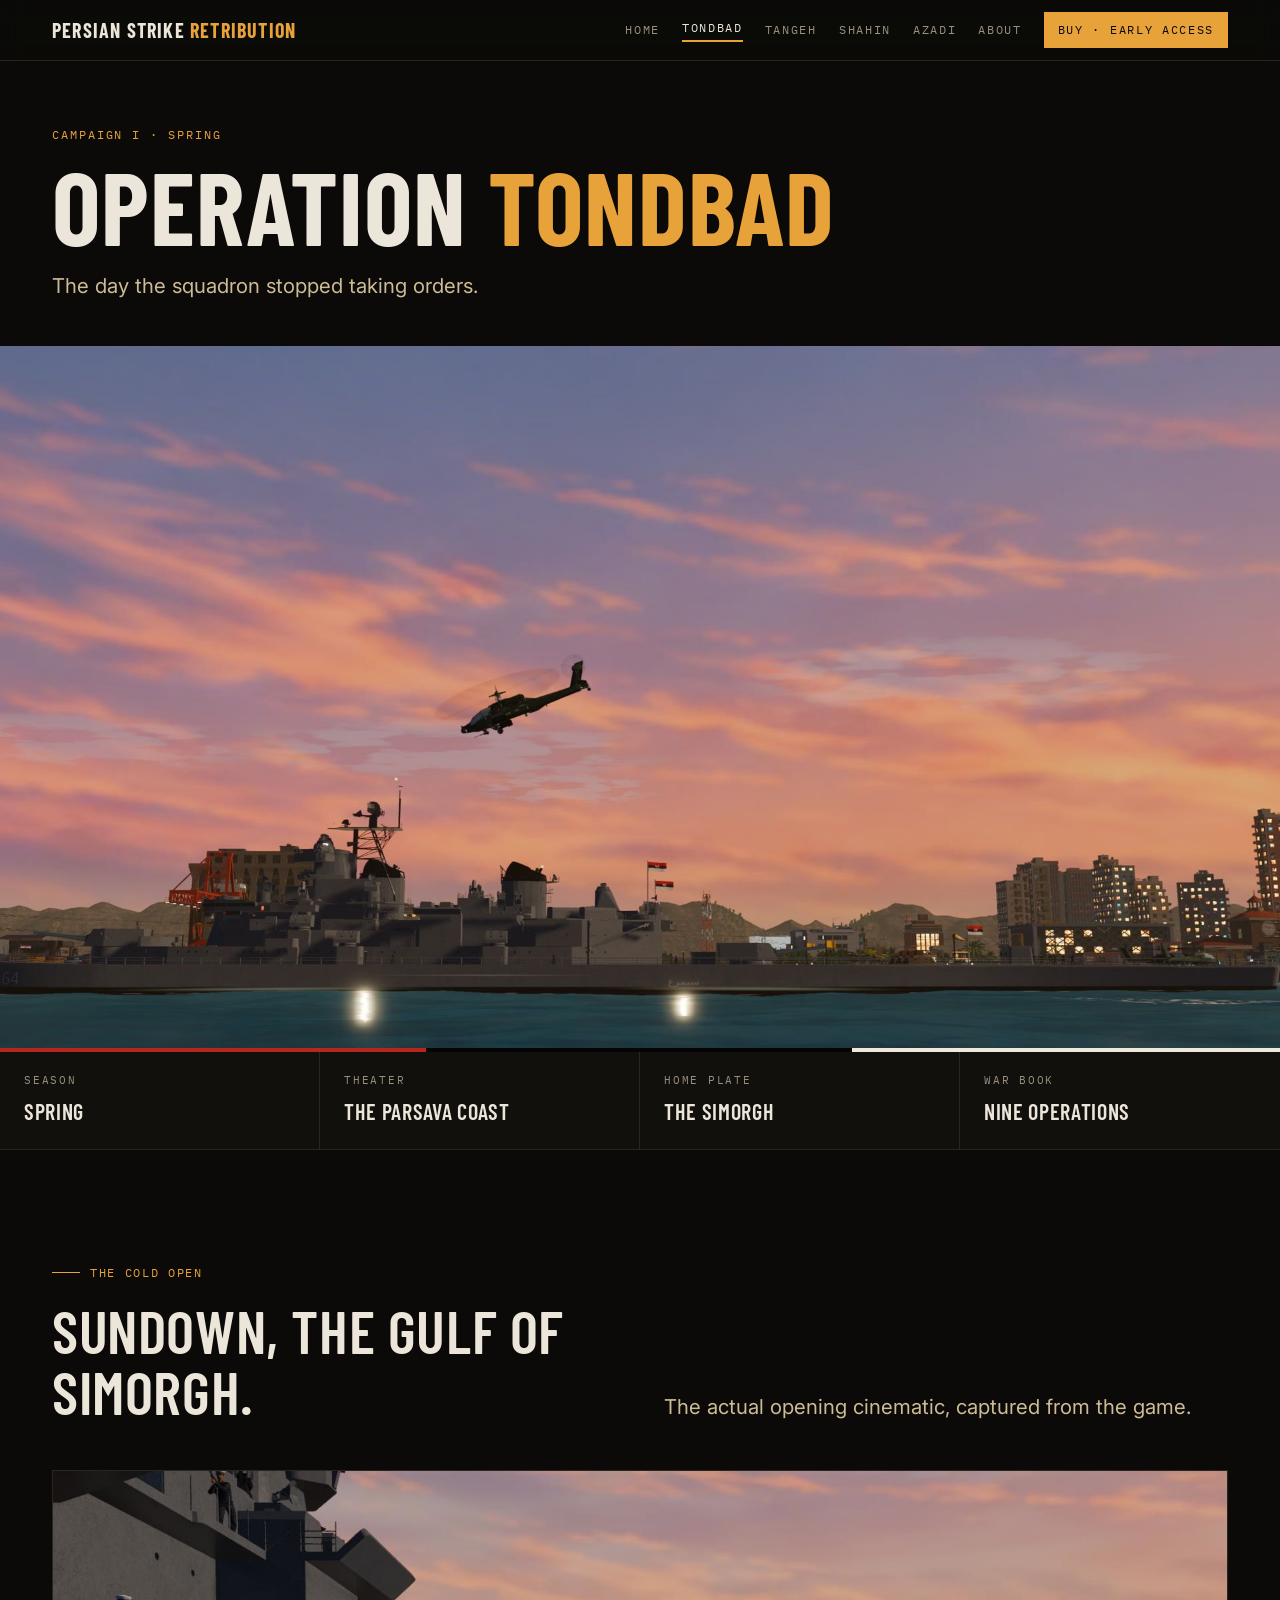
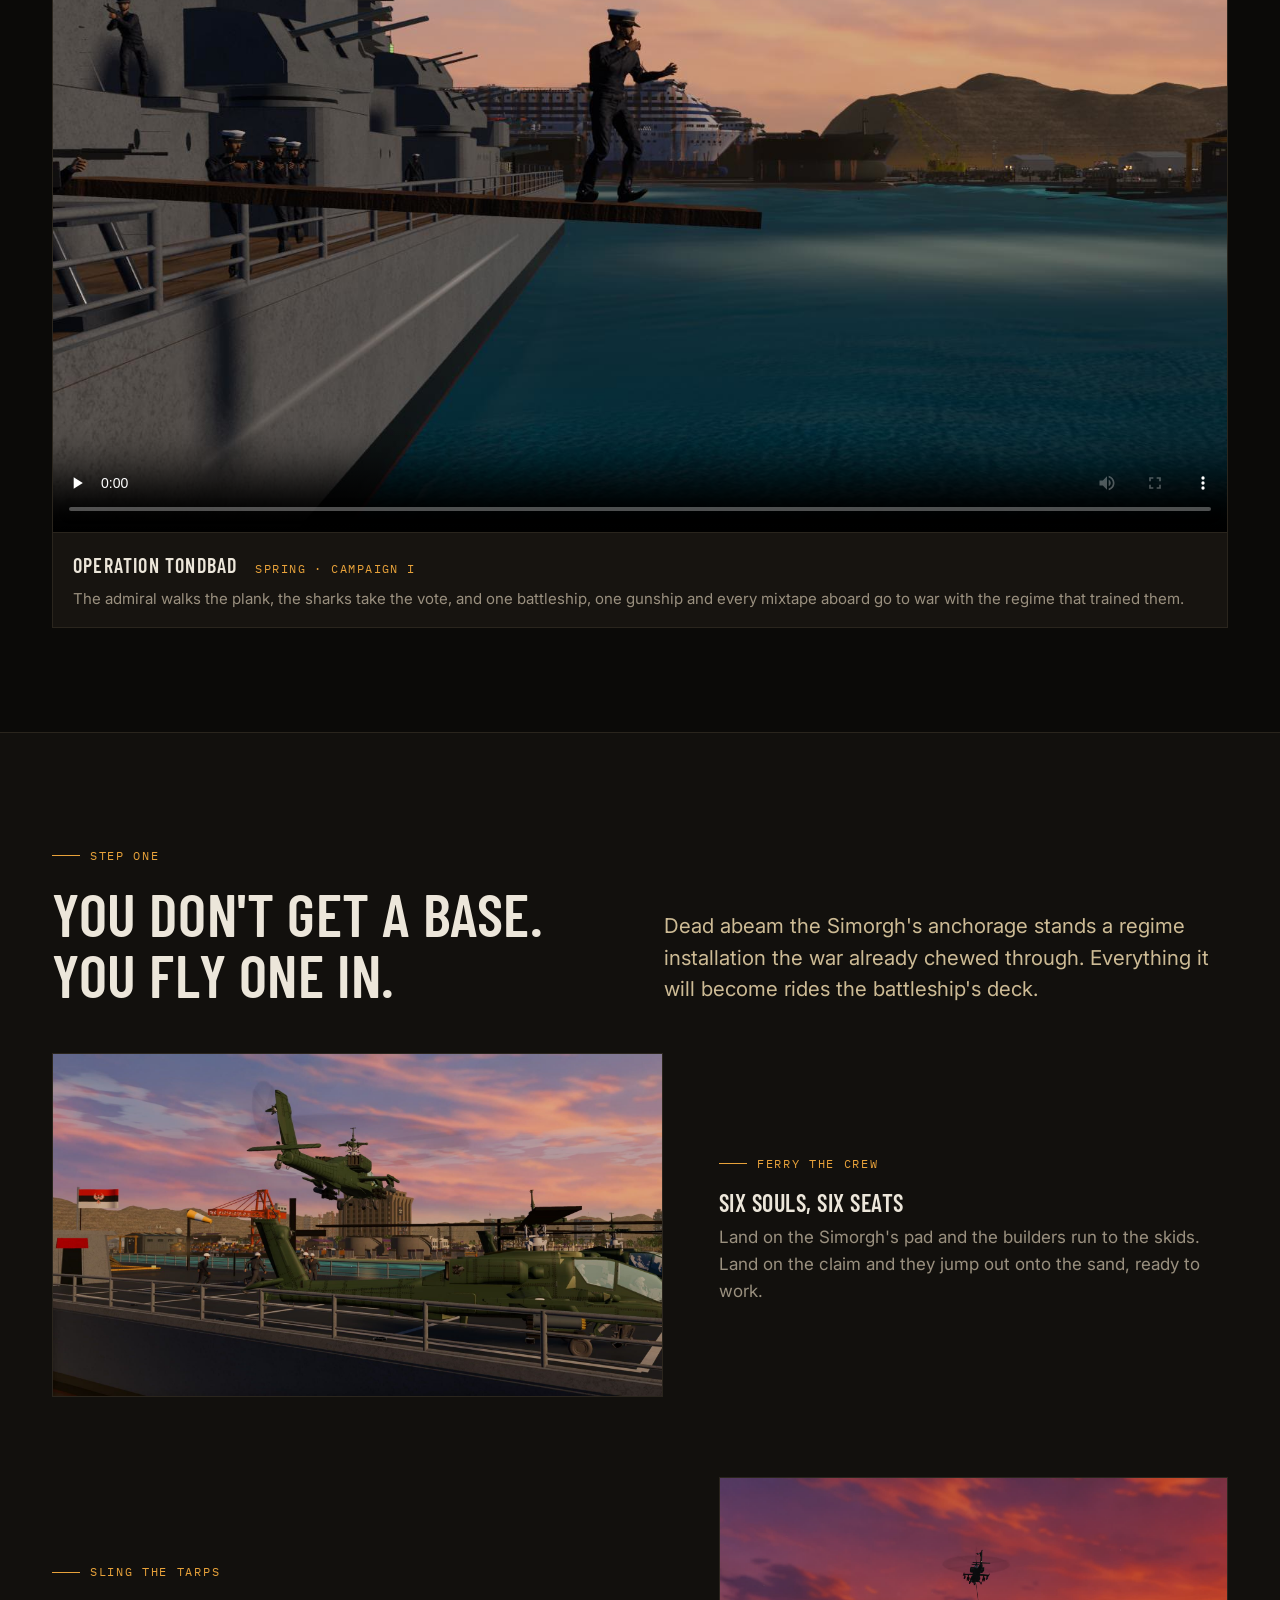
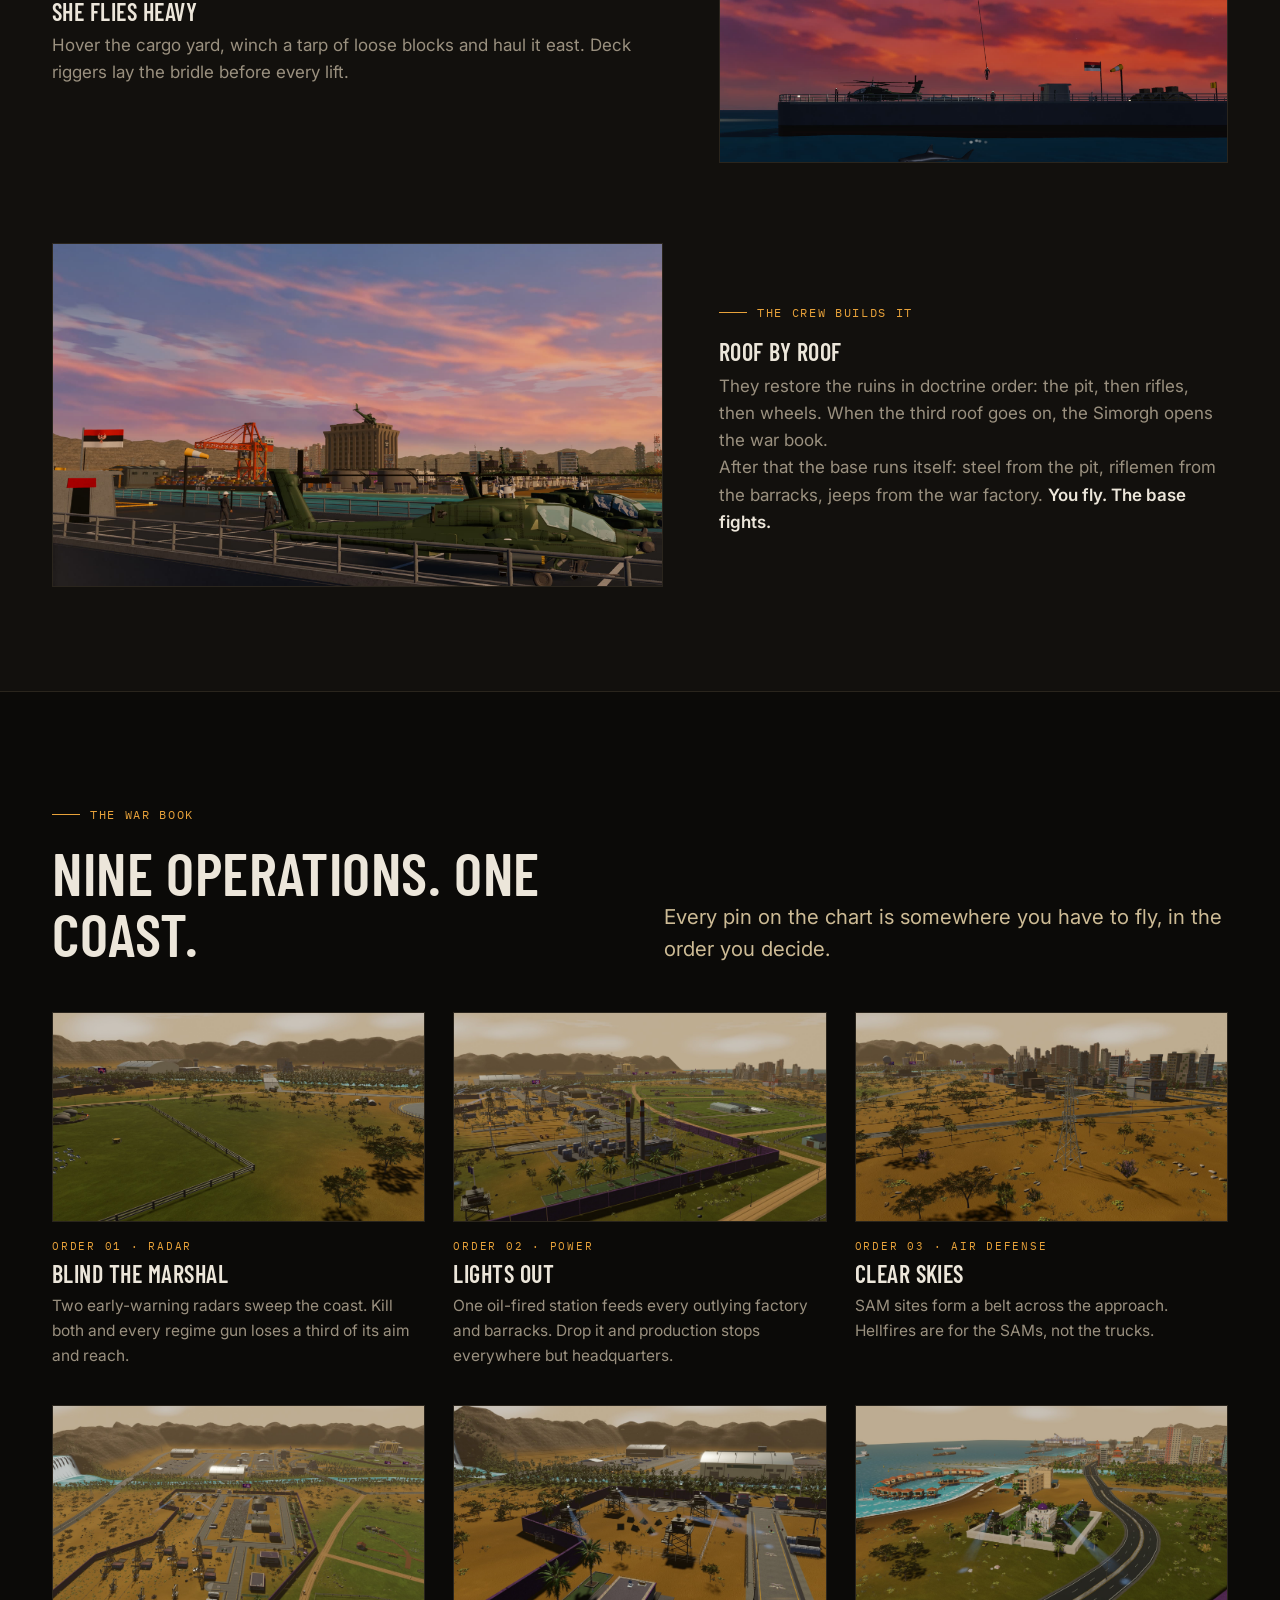
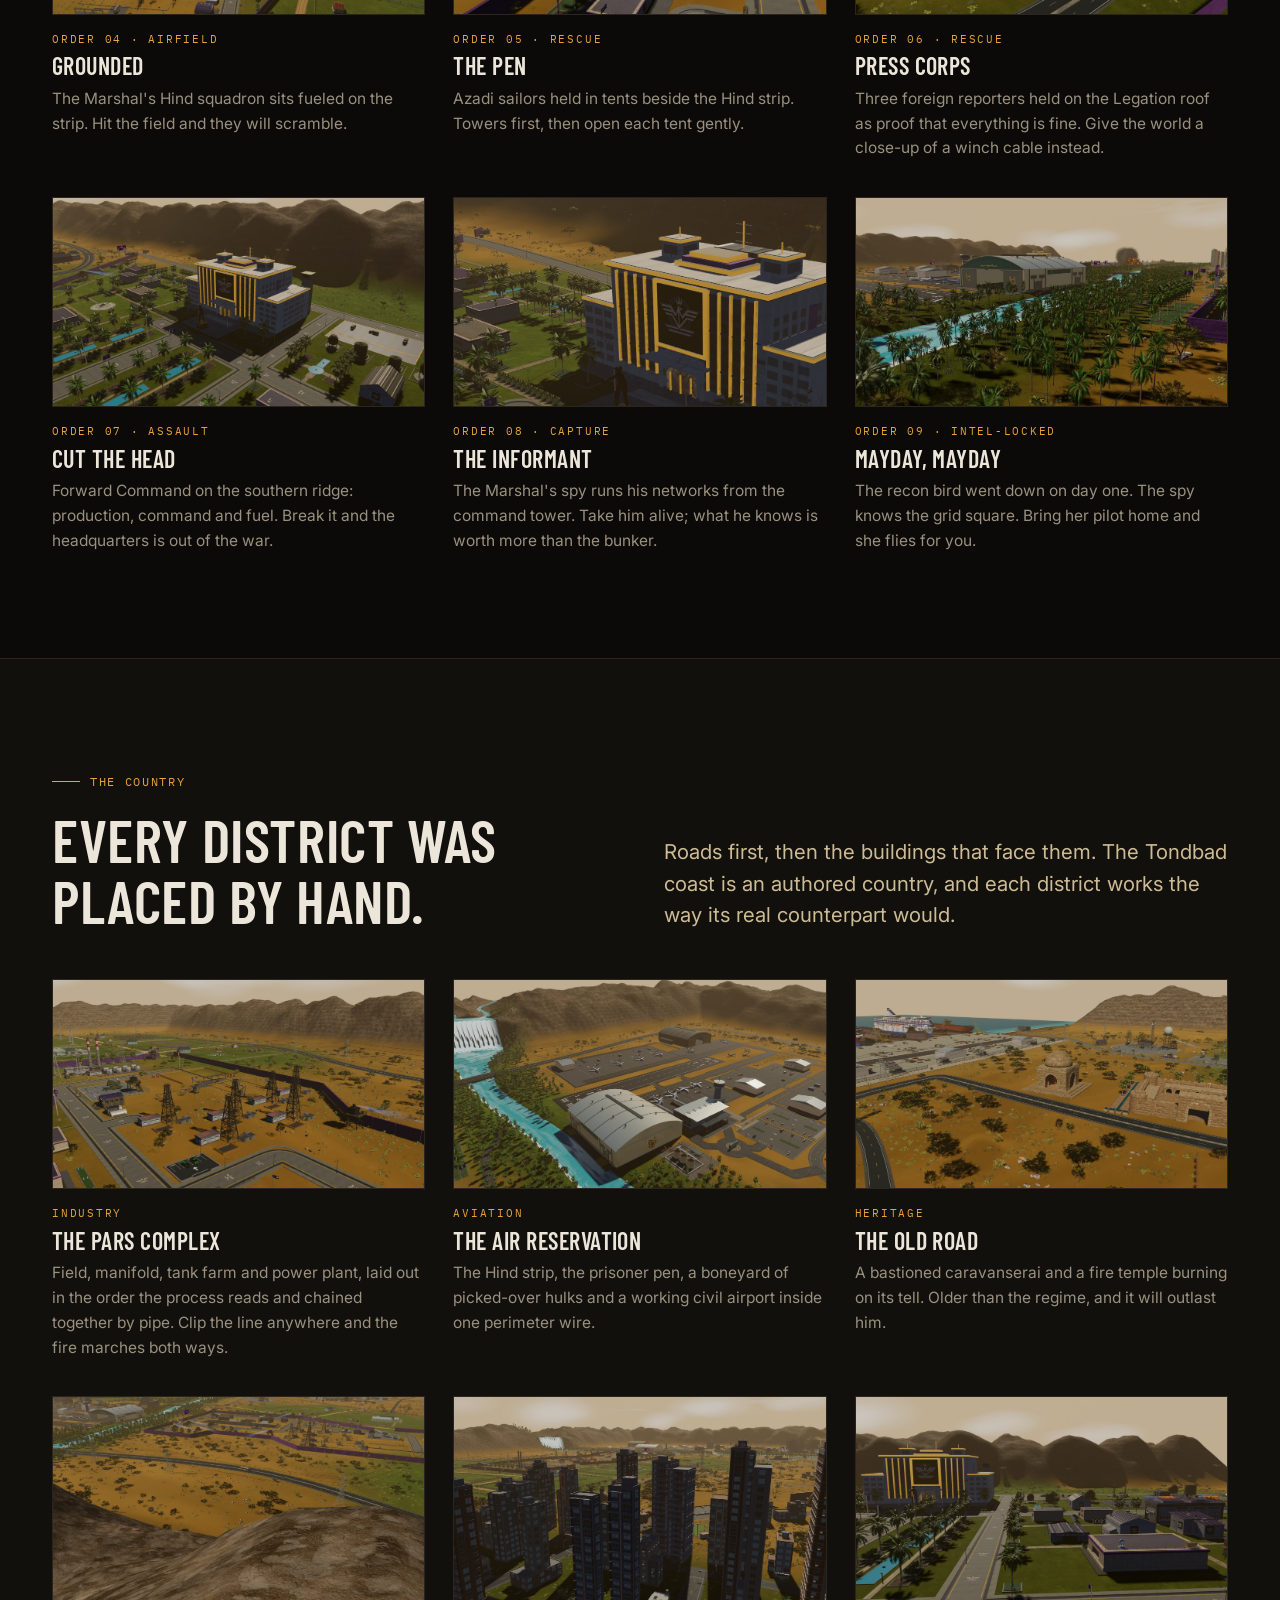
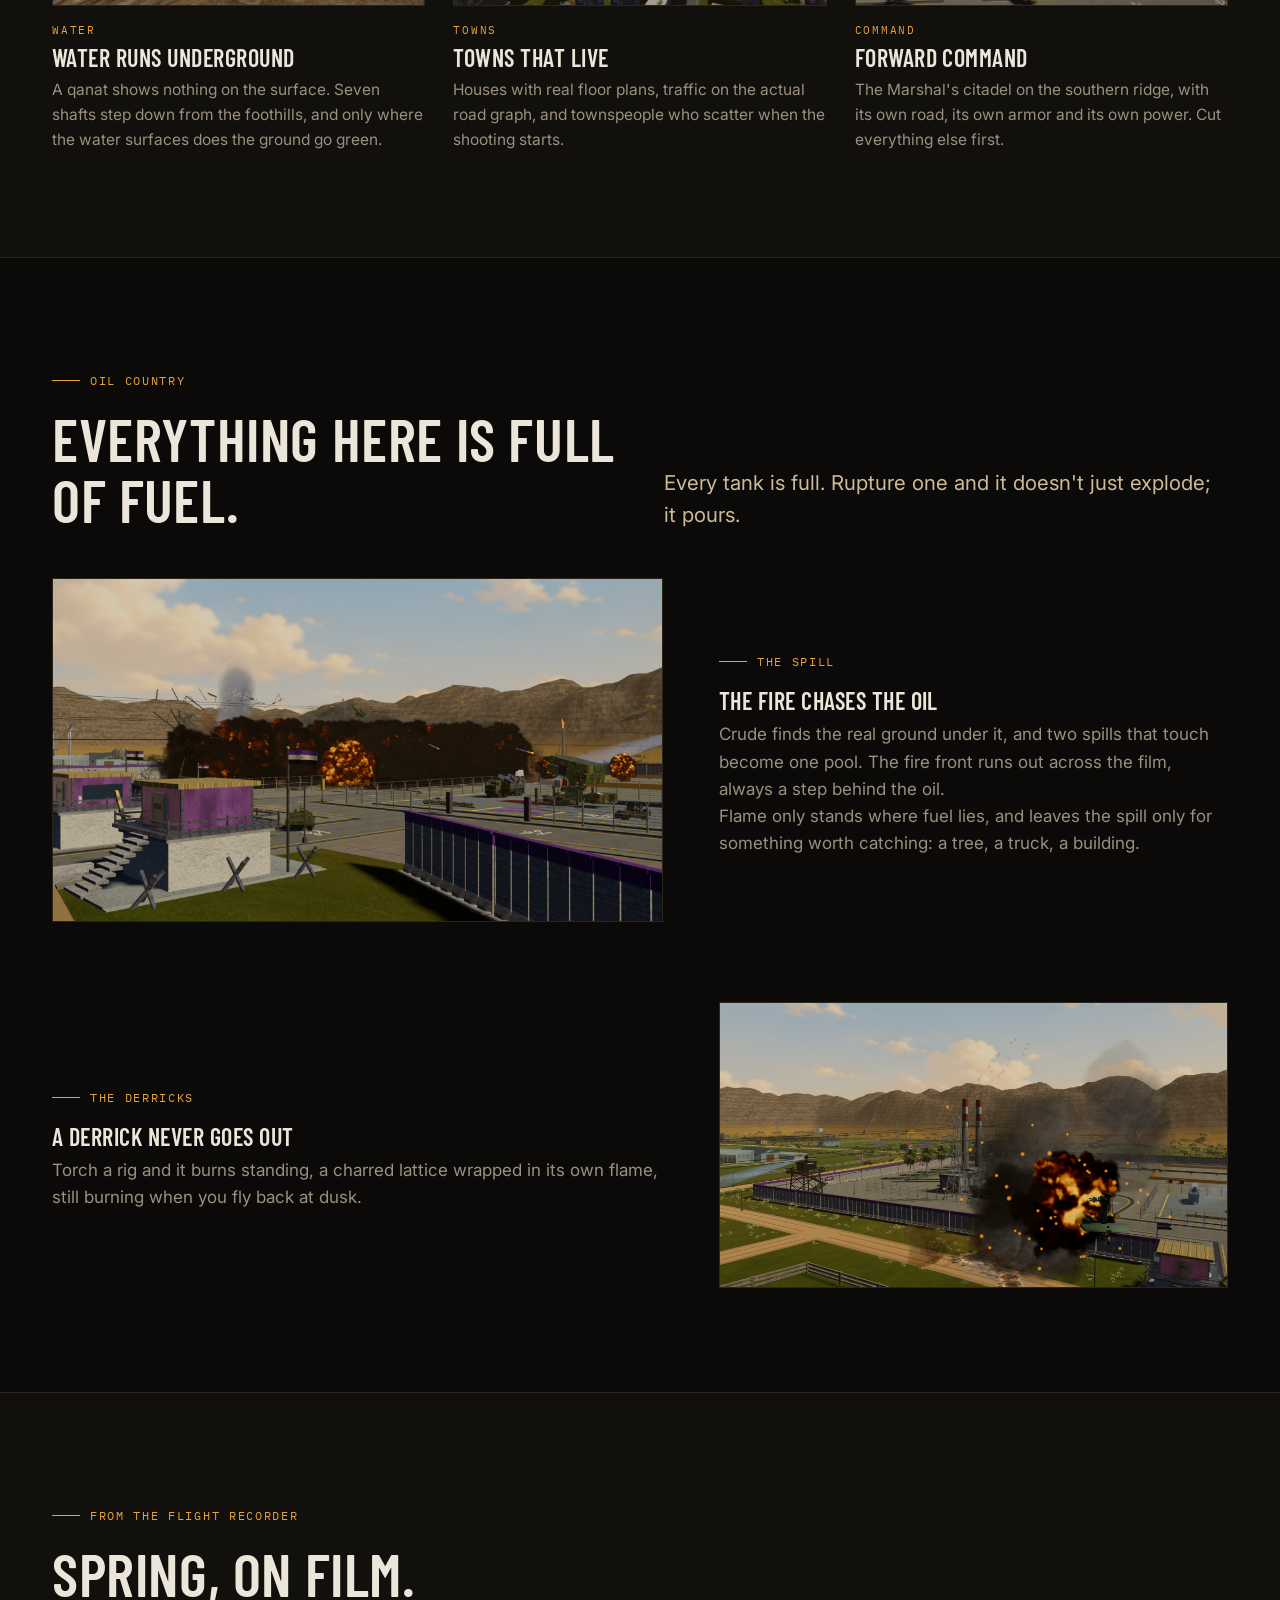
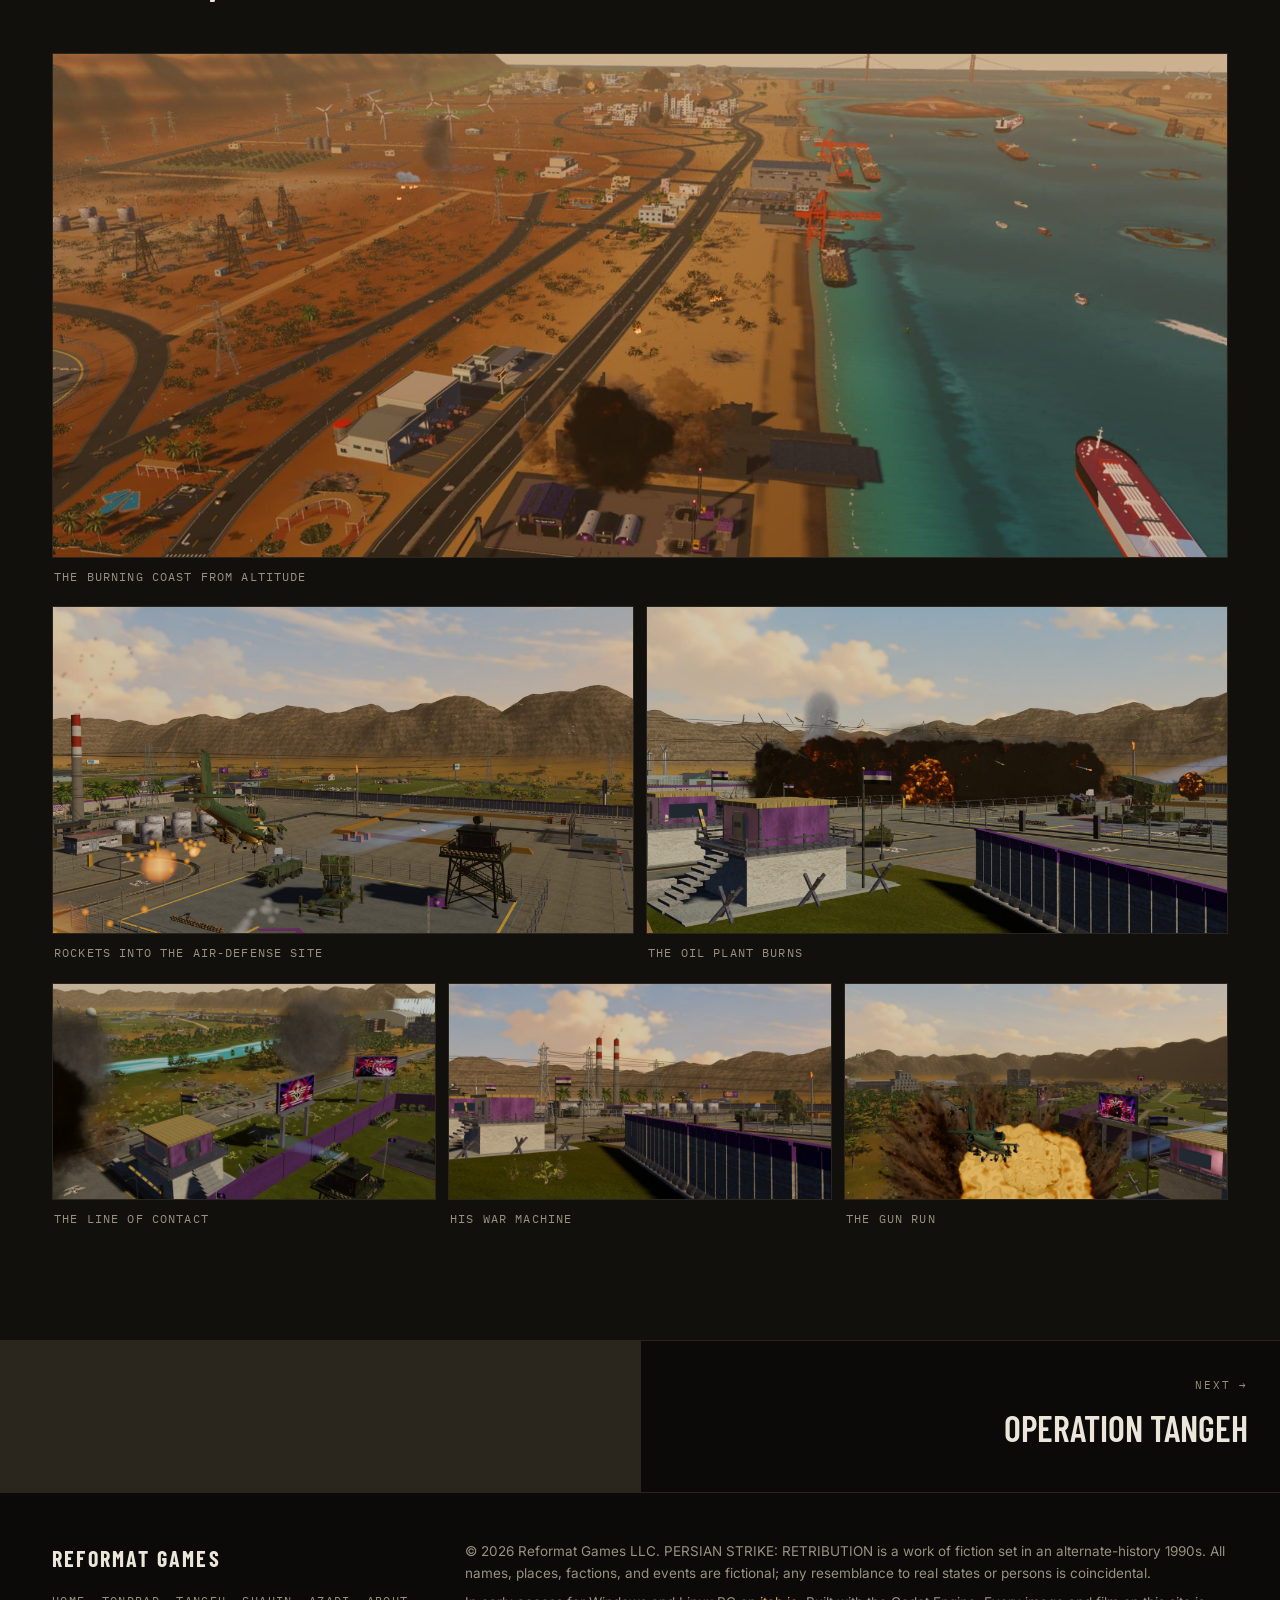
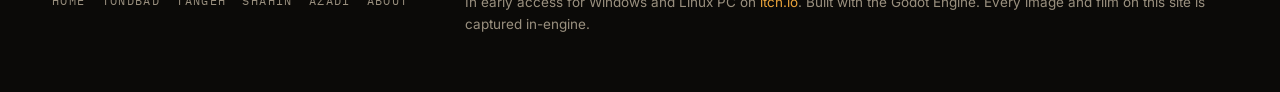
<file: c1.html>
<!DOCTYPE html>
<html lang="en">
<head>
<meta charset="utf-8">
<meta name="viewport" content="width=device-width, initial-scale=1">
<title>OPERATION TONDBAD — PERSIAN STRIKE: RETRIBUTION</title>
<meta name="description" content="Campaign I, spring on the Parsava coast: the mutiny in the Gulf of Simorgh, a beachhead flown in block by block, nine operations, and an oil country that burns like the real thing.">
<link rel="canonical" href="https://persianstrike.com/c1.html">
<meta name="robots" content="index, follow, max-image-preview:large">
<meta name="theme-color" content="#0b0a08">
<meta property="og:type" content="website">
<meta property="og:site_name" content="PERSIAN STRIKE: RETRIBUTION">
<meta property="og:title" content="OPERATION TONDBAD — PERSIAN STRIKE: RETRIBUTION">
<meta property="og:description" content="Campaign I, spring on the Parsava coast: the mutiny in the Gulf of Simorgh, a beachhead flown in block by block, nine operations, and an oil country that burns like the real thing.">
<meta property="og:image" content="https://persianstrike.com/media/v3_sunrise.jpg">
<meta property="og:url" content="https://persianstrike.com/c1.html">
<meta name="twitter:card" content="summary_large_image">
<meta name="twitter:image" content="https://persianstrike.com/media/v3_sunrise.jpg">
<link rel="icon" href="data:image/svg+xml,<svg xmlns=%22http://www.w3.org/2000/svg%22 viewBox=%220 0 100 100%22><rect width=%22100%22 height=%2233%22 fill=%22%23b8261e%22/><rect y=%2233%22 width=%22100%22 height=%2234%22 fill=%22%23050505%22/><rect y=%2267%22 width=%22100%22 height=%2233%22 fill=%22%23efe9dd%22/></svg>">
<link rel="preconnect" href="https://fonts.googleapis.com">
<link rel="preconnect" href="https://fonts.gstatic.com" crossorigin>
<link href="https://fonts.googleapis.com/css2?family=Barlow+Condensed:wght@500;600;700&family=IBM+Plex+Mono:wght@400;500&family=Inter:wght@400;500;600&display=swap" rel="stylesheet">
<link rel="stylesheet" href="styles.css">
<script type="application/ld+json">{"@context": "https://schema.org", "@type": "VideoObject", "name": "OPERATION TONDBAD — opening cinematic", "description": "Campaign I opening, captured in-engine.", "thumbnailUrl": "https://persianstrike.com/media/v4_c1_poster.jpg", "uploadDate": "2026-10-21", "contentUrl": "https://raw.githubusercontent.com/rhicksrad/persian-strike/main/media/c1_tondbad_opening.mp4"}</script>
</head>
<body>
<header class="nav"><div class="wrap">
  <a class="brand" href="index.html">Persian Strike <span>Retribution</span></a>
  <nav class="links"><a href="index.html">Home</a><a href="c1.html" aria-current="page">Tondbad</a><a href="c2.html">Tangeh</a><a href="c3.html">Shahin</a><a href="c4.html">Azadi</a><a href="about.html">About</a><a class="buy" href="https://reformatgames.itch.io/persian-strike-retribution" target="_blank" rel="noopener">Buy · Early access</a></nav>
</div></header>
<section class="page-head"><div class="wrap">
  <div class="num">Campaign I · Spring</div><h1>Operation <span style='color:var(--signal)'>Tondbad</span></h1><p class="lede">The day the squadron stopped taking orders.</p>
</div></section>
<div class="hero-frame"><img src="media/v3_sunrise.jpg" alt="The gunship passing over the battleship and the coastal city at sunrise" fetchpriority="high"></div>
<div class="rule"></div>
<dl class="dossier"><div><dt>Season</dt><dd>Spring</dd></div><div><dt>Theater</dt><dd>The Parsava coast</dd></div><div><dt>Home plate</dt><dd>The Simorgh</dd></div><div><dt>War book</dt><dd>Nine operations</dd></div></dl>
<section class="block "><div class="wrap">
<div class="head"><div><span class="label">The cold open</span><h2>Sundown, the Gulf of Simorgh.</h2></div><p class="lede">The actual opening cinematic, captured from the game.</p></div><figure class="film">
  <video controls preload="none" poster="media/v4_c1_poster.jpg"><source src="https://raw.githubusercontent.com/rhicksrad/persian-strike/main/media/c1_tondbad_opening.mp4" type="video/mp4"></video>
  <figcaption><span class="t">Operation Tondbad</span><span class="m">Spring · Campaign I</span><span class="d">The admiral walks the plank, the sharks take the vote, and one battleship, one gunship and every mixtape aboard go to war with the regime that trained them.</span></figcaption>
</figure>
</div></section>

<section class="block alt"><div class="wrap">
<div class="head"><div><span class="label">Step one</span><h2>You don't get a base. You fly one in.</h2></div><p class="lede">Dead abeam the Simorgh's anchorage stands a regime installation the war already chewed through. Everything it will become rides the battleship's deck.</p></div><div class="split"><img src="media/v3_liftoff.jpg" alt="The gunship lifting off the battleship&#x27;s pad as a second bird waits on deck" loading="lazy"><div><span class="label">Ferry the crew</span><h3>Six souls, six seats</h3><p>Land on the Simorgh's pad and the builders run to the skids. Land on the claim and they jump out onto the sand, ready to work.</p></div></div><div class="split flip"><img src="media/v4_winch.jpg" alt="The gunship hovering over the Simorgh&#x27;s stern at sunset, a load on the winch line" loading="lazy"><div><span class="label">Sling the tarps</span><h3>She flies heavy</h3><p>Hover the cargo yard, winch a tarp of loose blocks and haul it east. Deck riggers lay the bridle before every lift.</p></div></div><div class="split"><img src="media/v4_beachhead_pad.jpg" alt="Gunships parked on the beachhead pad at dawn, the port cranes and flags beyond the rail" loading="lazy"><div><span class="label">The crew builds it</span><h3>Roof by roof</h3><p>They restore the ruins in doctrine order: the pit, then rifles, then wheels. When the third roof goes on, the Simorgh opens the war book.</p><p>After that the base runs itself: steel from the pit, riflemen from the barracks, jeeps from the war factory. <b>You fly. The base fights.</b></p></div></div>
</div></section>

<section class="block "><div class="wrap">
<div class="head"><div><span class="label">The war book</span><h2>Nine operations. One coast.</h2></div><p class="lede">Every pin on the chart is somewhere you have to fly, in the order you decide.</p></div><div class="grid g3 orders">
<article class="card"><img src="media/v4_c1_radar.jpg" alt="The early-warning radar site: dome tower, masts and gun cover inside the wire" loading="lazy"><span class="k">Radar</span><h3>Blind the Marshal</h3><p>Two early-warning radars sweep the coast. Kill both and every regime gun loses a third of its aim and reach.</p></article>
<article class="card"><img src="media/v4_c1_power.jpg" alt="The oil-fired power station: turbine hall, twin stacks and fuel tanks" loading="lazy"><span class="k">Power</span><h3>Lights out</h3><p>One oil-fired station feeds every outlying factory and barracks. Drop it and production stops everywhere but headquarters.</p></article>
<article class="card"><img src="media/v4_c1_sam.jpg" alt="The SAM site in the dry scrub, the town skyline beyond" loading="lazy"><span class="k">Air defense</span><h3>Clear skies</h3><p>SAM sites form a belt across the approach. Hellfires are for the SAMs, not the trucks.</p></article>
<article class="card"><img src="media/v4_c1_airstrip.jpg" alt="The regime airstrip: runway, apron, hangars and floodlight masts" loading="lazy"><span class="k">Airfield</span><h3>Grounded</h3><p>The Marshal's Hind squadron sits fueled on the strip. Hit the field and they will scramble.</p></article>
<article class="card"><img src="media/v4_c1_pen.jpg" alt="The POW pen: tents inside the wire beside the hangars, watchtowers on the corners" loading="lazy"><span class="k">Rescue</span><h3>The pen</h3><p>Azadi sailors held in tents beside the Hind strip. Towers first, then open each tent gently.</p></article>
<article class="card"><img src="media/v4_c1_embassy.jpg" alt="The Legation compound inside its white walls, the resort coast behind it" loading="lazy"><span class="k">Rescue</span><h3>Press corps</h3><p>Three foreign reporters held on the Legation roof as proof that everything is fine. Give the world a close-up of a winch cable instead.</p></article>
<article class="card"><img src="media/v4_c1_hq.jpg" alt="Forward Command: the Marshal&#x27;s gold-striped headquarters among palms and fuel tanks" loading="lazy"><span class="k">Assault</span><h3>Cut the head</h3><p>Forward Command on the southern ridge: production, command and fuel. Break it and the headquarters is out of the war.</p></article>
<article class="card"><img src="media/v4_c1_hq_tower.jpg" alt="The Marshal&#x27;s headquarters block up close" loading="lazy"><span class="k">Capture</span><h3>The informant</h3><p>The Marshal's spy runs his networks from the command tower. Take him alive; what he knows is worth more than the bunker.</p></article>
<article class="card"><img src="media/v4_c1_boneyard.jpg" alt="The boneyard hangar beyond a palm grove and the river" loading="lazy"><span class="k">Intel-locked</span><h3>Mayday, mayday</h3><p>The recon bird went down on day one. The spy knows the grid square. Bring her pilot home and she flies for you.</p></article>
</div>
</div></section>

<section class="block alt"><div class="wrap">
<div class="head"><div><span class="label">The country</span><h2>Every district was placed by hand.</h2></div><p class="lede">Roads first, then the buildings that face them. The Tondbad coast is an authored country, and each district works the way its real counterpart would.</p></div><div class="grid g3">
<article class="card"><img src="media/v4_c1_oilfield.jpg" alt="The Pars oil field: derricks and pump houses inside the perimeter fence" loading="lazy"><span class="k">Industry</span><h3>The Pars complex</h3><p>Field, manifold, tank farm and power plant, laid out in the order the process reads and chained together by pipe. Clip the line anywhere and the fire marches both ways.</p></article>
<article class="card"><img src="media/v4_c1_airport.jpg" alt="The civil airport terminal and hangars beside the river falls" loading="lazy"><span class="k">Aviation</span><h3>The air reservation</h3><p>The Hind strip, the prisoner pen, a boneyard of picked-over hulks and a working civil airport inside one perimeter wire.</p></article>
<article class="card"><img src="media/v4_c1_caravanserai.jpg" alt="The domed shrine and the caravanserai across the old road, the ship-breaking beach beyond" loading="lazy"><span class="k">Heritage</span><h3>The old road</h3><p>A bastioned caravanserai and a fire temple burning on its tell. Older than the regime, and it will outlast him.</p></article>
<article class="card"><img src="media/v4_c1_qanat.jpg" alt="The foothills above the farm belt where the qanat line runs down" loading="lazy"><span class="k">Water</span><h3>Water runs underground</h3><p>A qanat shows nothing on the surface. Seven shafts step down from the foothills, and only where the water surfaces does the ground go green.</p></article>
<article class="card"><img src="media/v4_c1_town.jpg" alt="The city towers rising over the coastal plain" loading="lazy"><span class="k">Towns</span><h3>Towns that live</h3><p>Houses with real floor plans, traffic on the actual road graph, and townspeople who scatter when the shooting starts.</p></article>
<article class="card"><img src="media/v4_c1_command.jpg" alt="The Marshal&#x27;s headquarters on the southern ridge, hangars and offices in its grounds" loading="lazy"><span class="k">Command</span><h3>Forward Command</h3><p>The Marshal's citadel on the southern ridge, with its own road, its own armor and its own power. Cut everything else first.</p></article>
</div>
</div></section>

<section class="block "><div class="wrap">
<div class="head"><div><span class="label">Oil country</span><h2>Everything here is full of fuel.</h2></div><p class="lede">Every tank is full. Rupture one and it doesn't just explode; it pours.</p></div><div class="split"><img src="media/v4_oilfire.jpg" alt="A regime oil site erupting behind its wall, fire and smoke rolling across the plain" loading="lazy"><div><span class="label">The spill</span><h3>The fire chases the oil</h3><p>Crude finds the real ground under it, and two spills that touch become one pool. The fire front runs out across the film, always a step behind the oil.</p><p>Flame only stands where fuel lies, and leaves the spill only for something worth catching: a tree, a truck, a building.</p></div></div><div class="split flip"><img src="media/v4_blaze.jpg" alt="The power station burning after a strike, a gunship climbing out of the smoke" loading="lazy"><div><span class="label">The derricks</span><h3>A derrick never goes out</h3><p>Torch a rig and it burns standing, a charred lattice wrapped in its own flame, still burning when you fly back at dusk.</p></div></div>
</div></section>

<section class="block alt"><div class="wrap">
<div class="head"><div><span class="label">From the flight recorder</span><h2>Spring, on film.</h2></div><div></div></div><div class="gallery">
<figure class="full"><a href="media/v3_scale.jpg" target="_blank" rel="noopener"><img src="media/v3_scale.jpg" alt="The burning coast from altitude, ships in the channel beside the town" loading="lazy"></a><figcaption>The burning coast from altitude</figcaption></figure>
<figure class="wide"><a href="media/v3_hydra.jpg" target="_blank" rel="noopener"><img src="media/v3_hydra.jpg" alt="A gunship rippling rockets into an air-defense site beside the oil plant" loading="lazy"></a><figcaption>Rockets into the air-defense site</figcaption></figure>
<figure class="wide"><a href="media/v3_derrick.jpg" target="_blank" rel="noopener"><img src="media/v3_derrick.jpg" alt="A wall of fire and smoke rolling across the oil plant behind a guard post" loading="lazy"></a><figcaption>The oil plant burns</figcaption></figure>
<figure><a href="media/v3_front.jpg" target="_blank" rel="noopener"><img src="media/v3_front.jpg" alt="The line of contact: smoke over the fields, propaganda billboards above a regime post" loading="lazy"></a><figcaption>The line of contact</figcaption></figure>
<figure><a href="media/v3_warmachine.jpg" target="_blank" rel="noopener"><img src="media/v3_warmachine.jpg" alt="The regime&#x27;s power plant behind its purple-trimmed walls, twin stacks over the desert" loading="lazy"></a><figcaption>His war machine</figcaption></figure>
<figure><a href="media/v3_gunrun.jpg" target="_blank" rel="noopener"><img src="media/v3_gunrun.jpg" alt="A gunship on a gun run, impacts erupting below the nose" loading="lazy"></a><figcaption>The gun run</figcaption></figure>
</div>
</div></section>
<nav class="pager"><span></span><a class="next" href="c2.html"><span class="k">Next →</span><span class="t">Operation Tangeh</span></a></nav>

<footer><div class="wrap">
  <div><div class="studio">Reformat Games</div><div class="fnav"><a href="index.html">Home</a><a href="c1.html" aria-current="page">Tondbad</a><a href="c2.html">Tangeh</a><a href="c3.html">Shahin</a><a href="c4.html">Azadi</a><a href="about.html">About</a></div></div>
  <div><p>© 2026 Reformat Games LLC. PERSIAN STRIKE: RETRIBUTION is a work of fiction set in an alternate-history 1990s. All names, places, factions, and events are fictional; any resemblance to real states or persons is coincidental.</p>
  <p>In early access for Windows and Linux PC on <a href="https://reformatgames.itch.io/persian-strike-retribution" target="_blank" rel="noopener">itch.io</a>. Built with the Godot Engine. Every image and film on this site is captured in-engine.</p></div>
</div></footer>
</body>
</html>
</file>
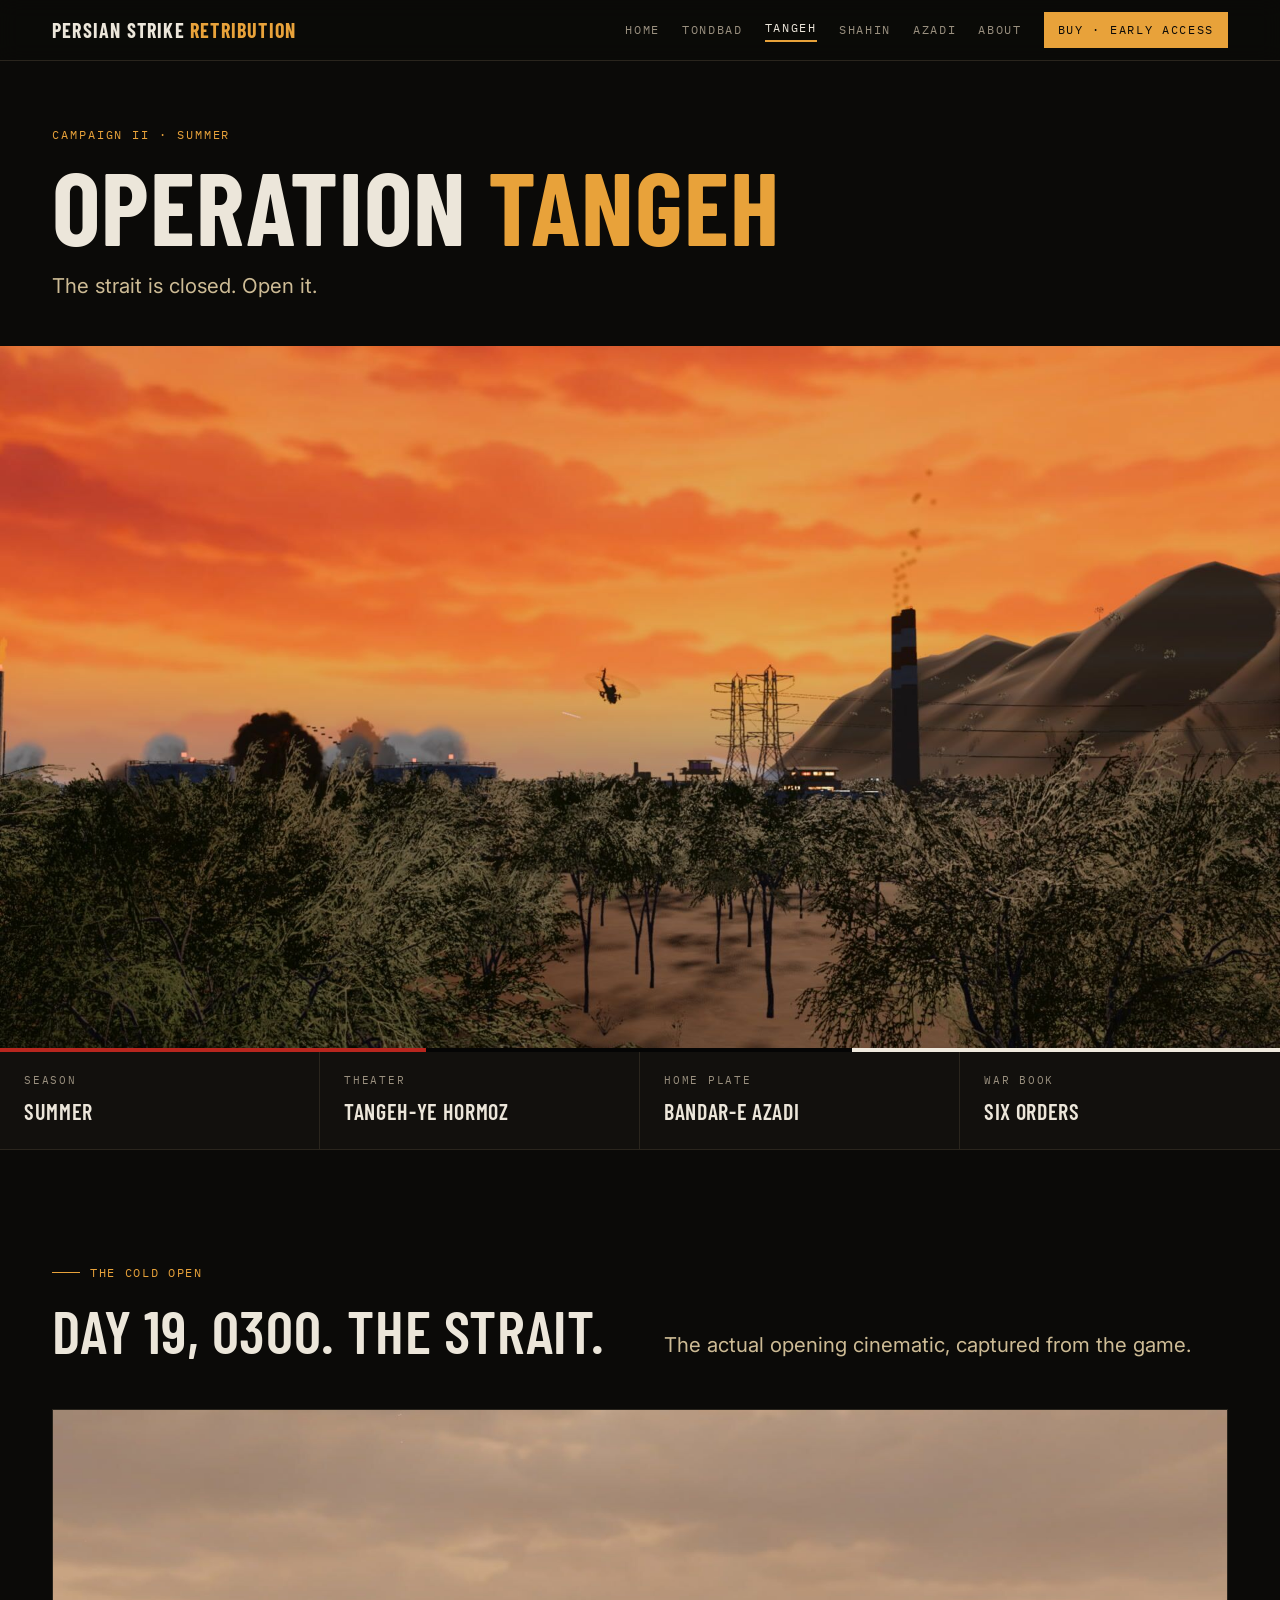
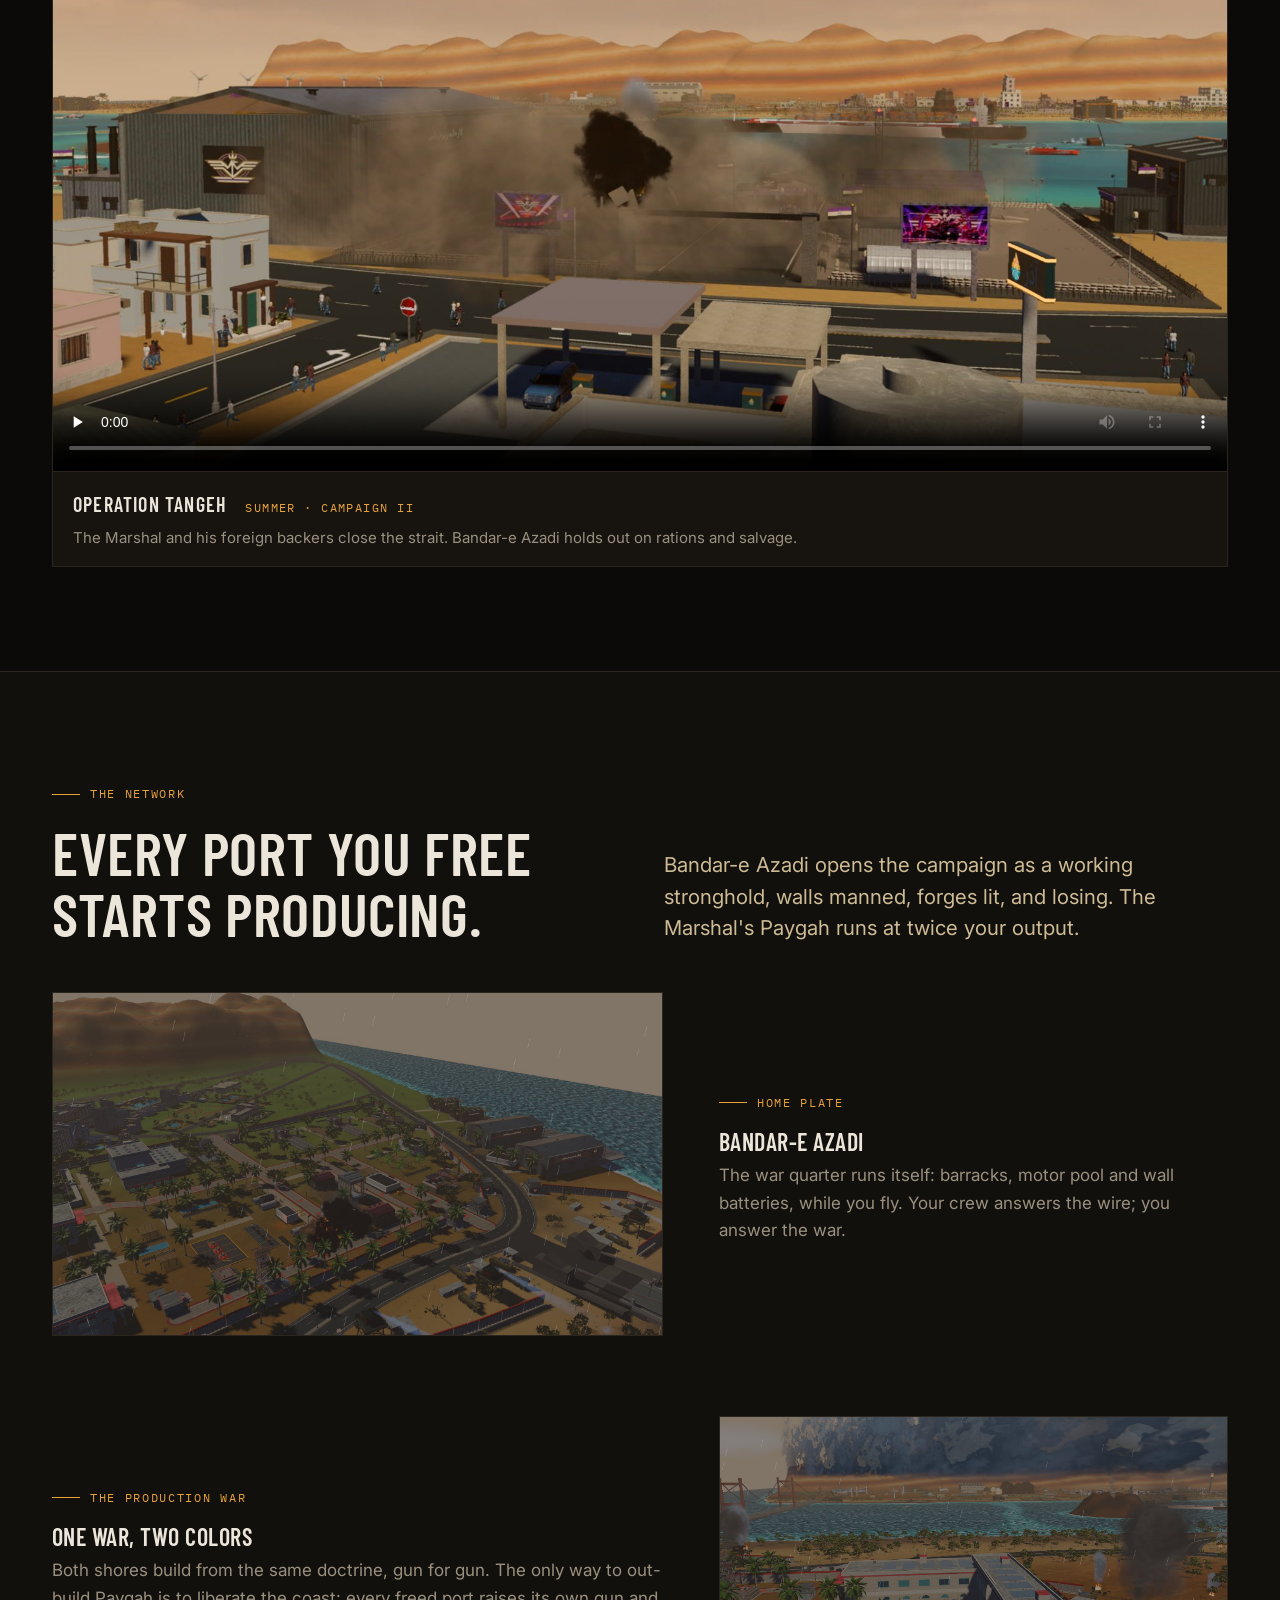
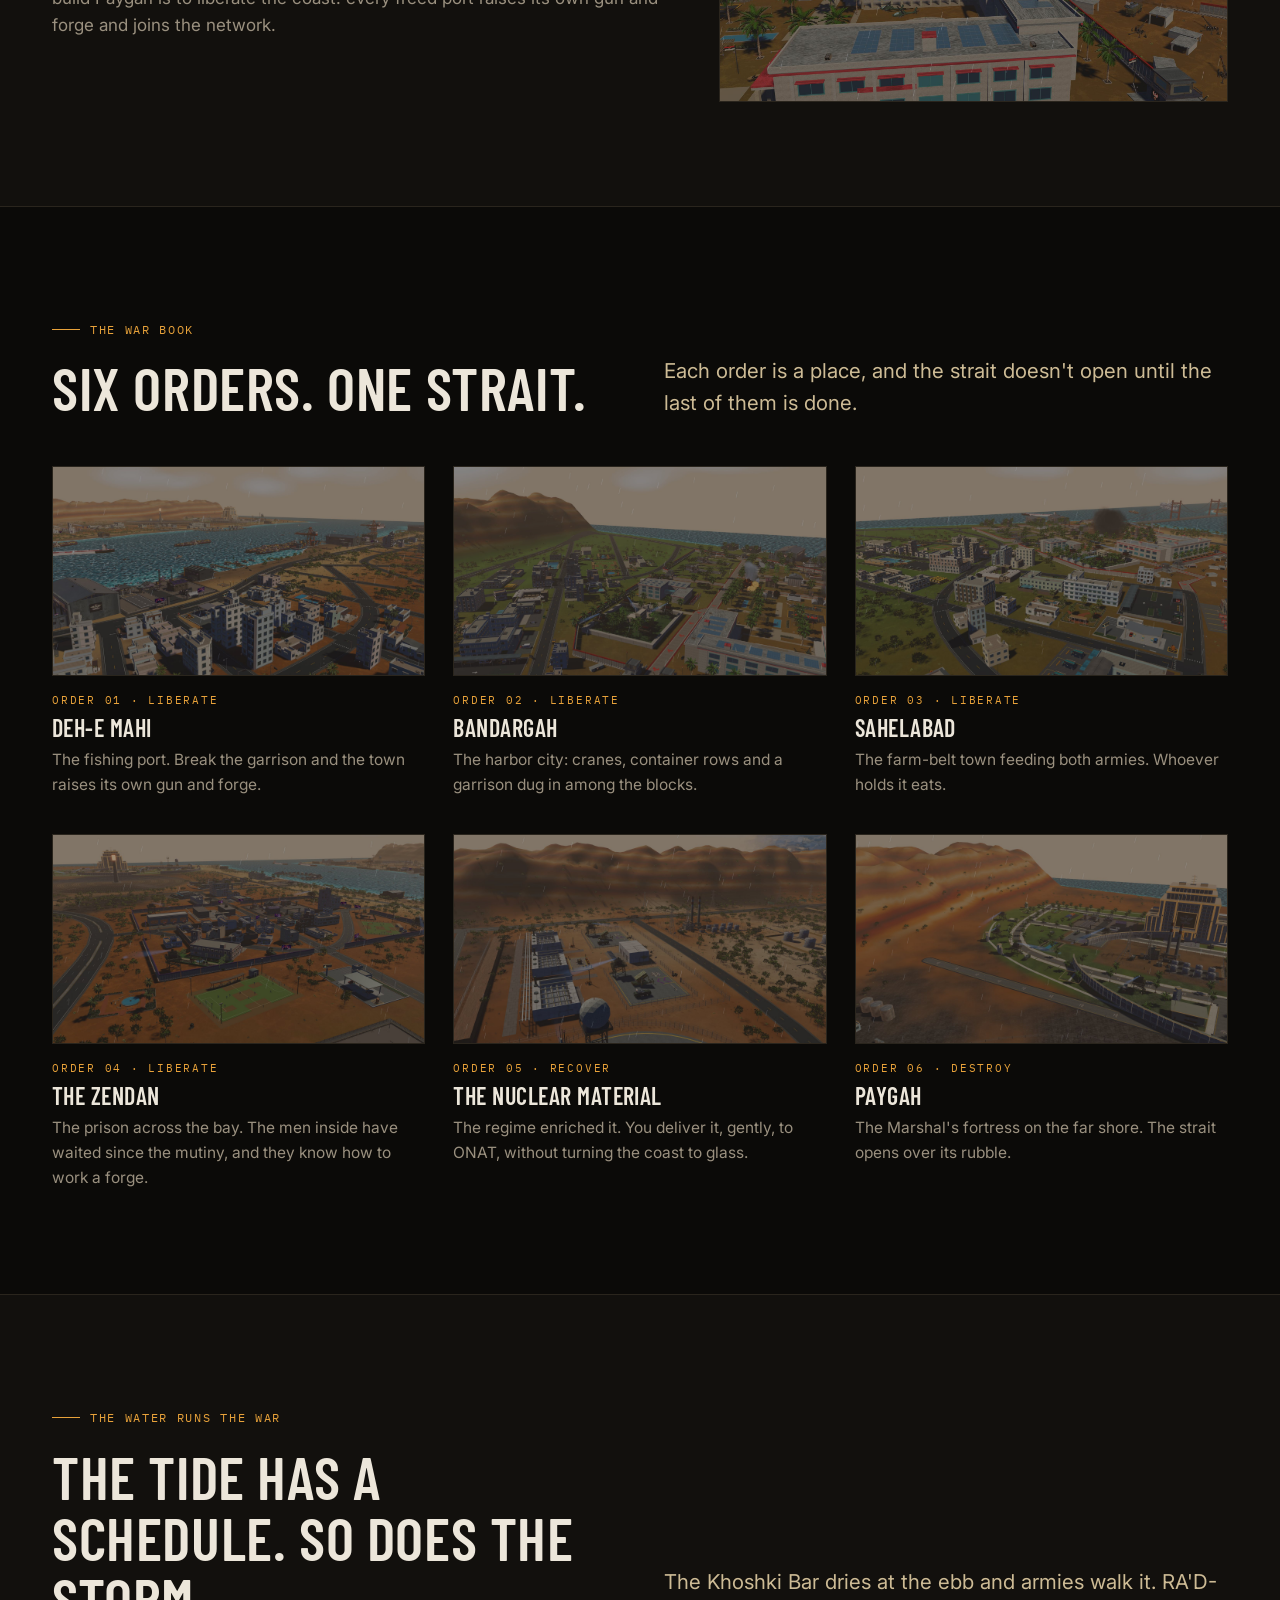
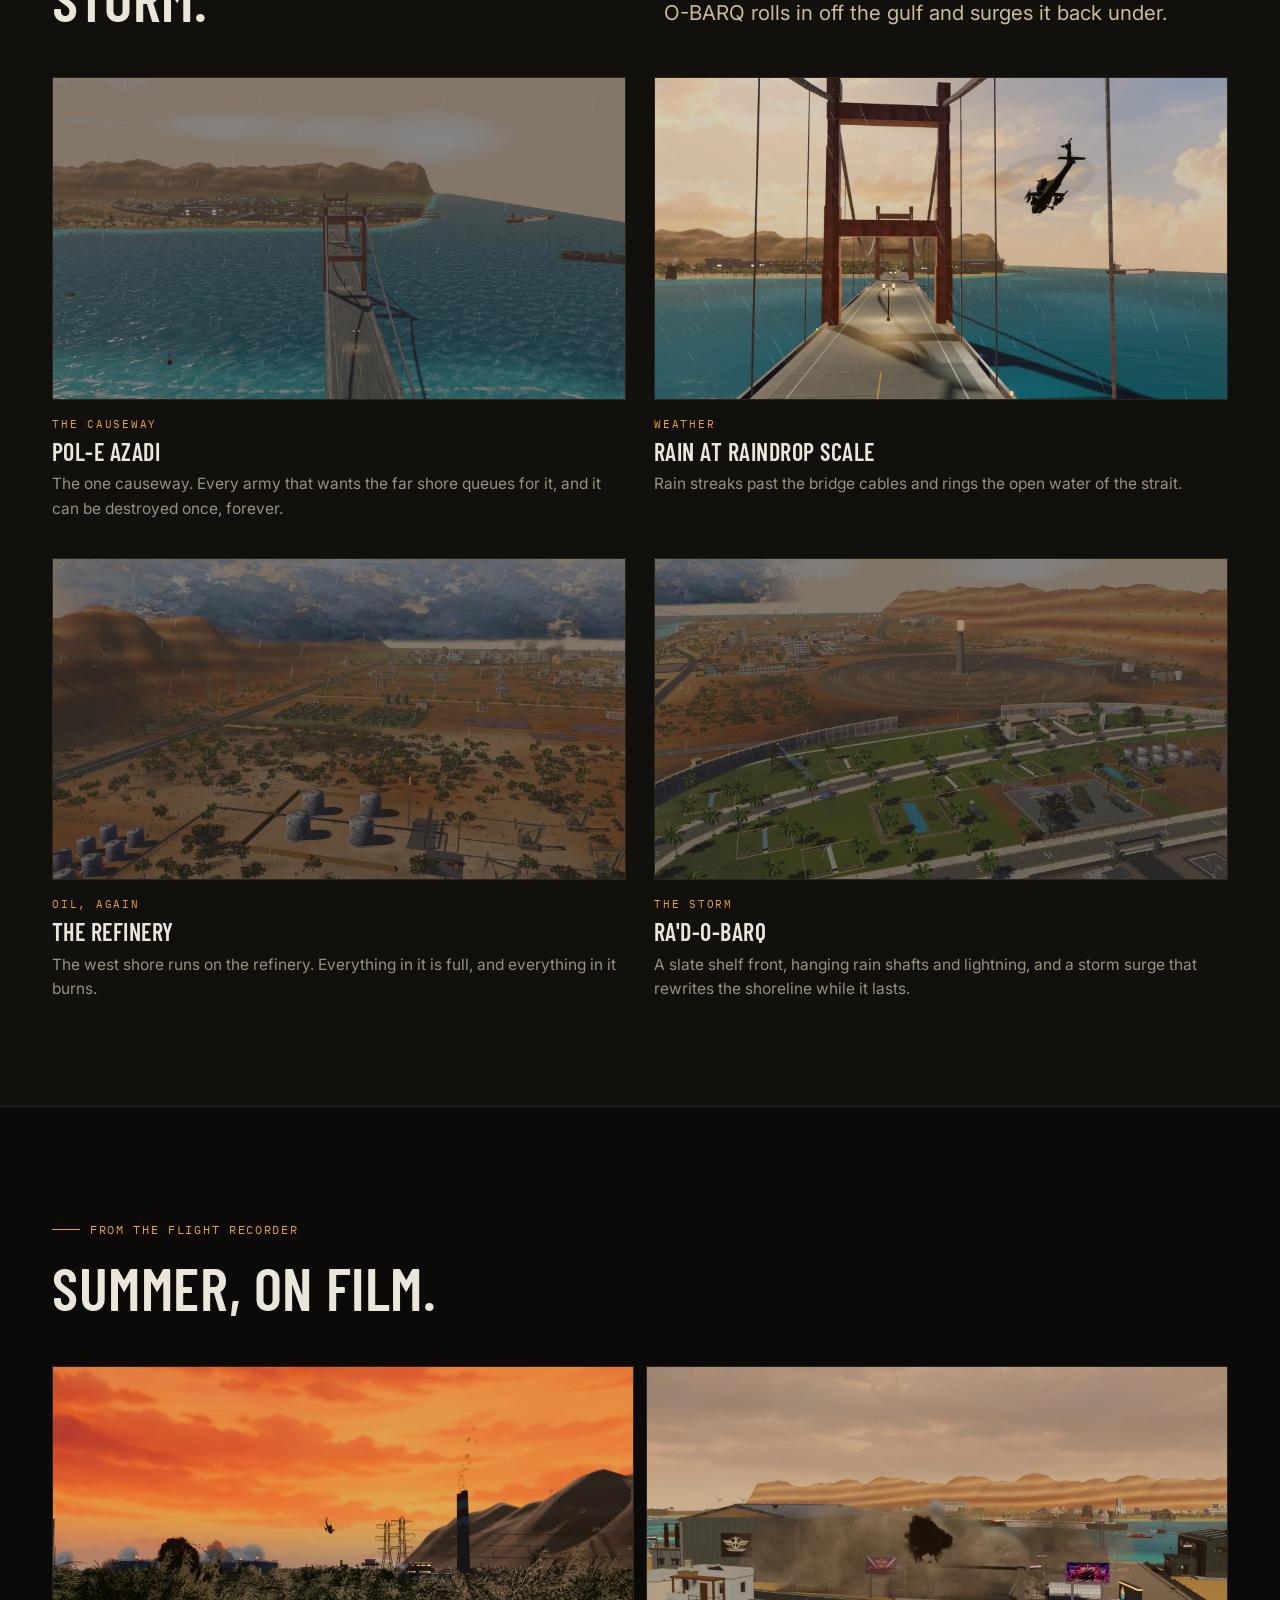
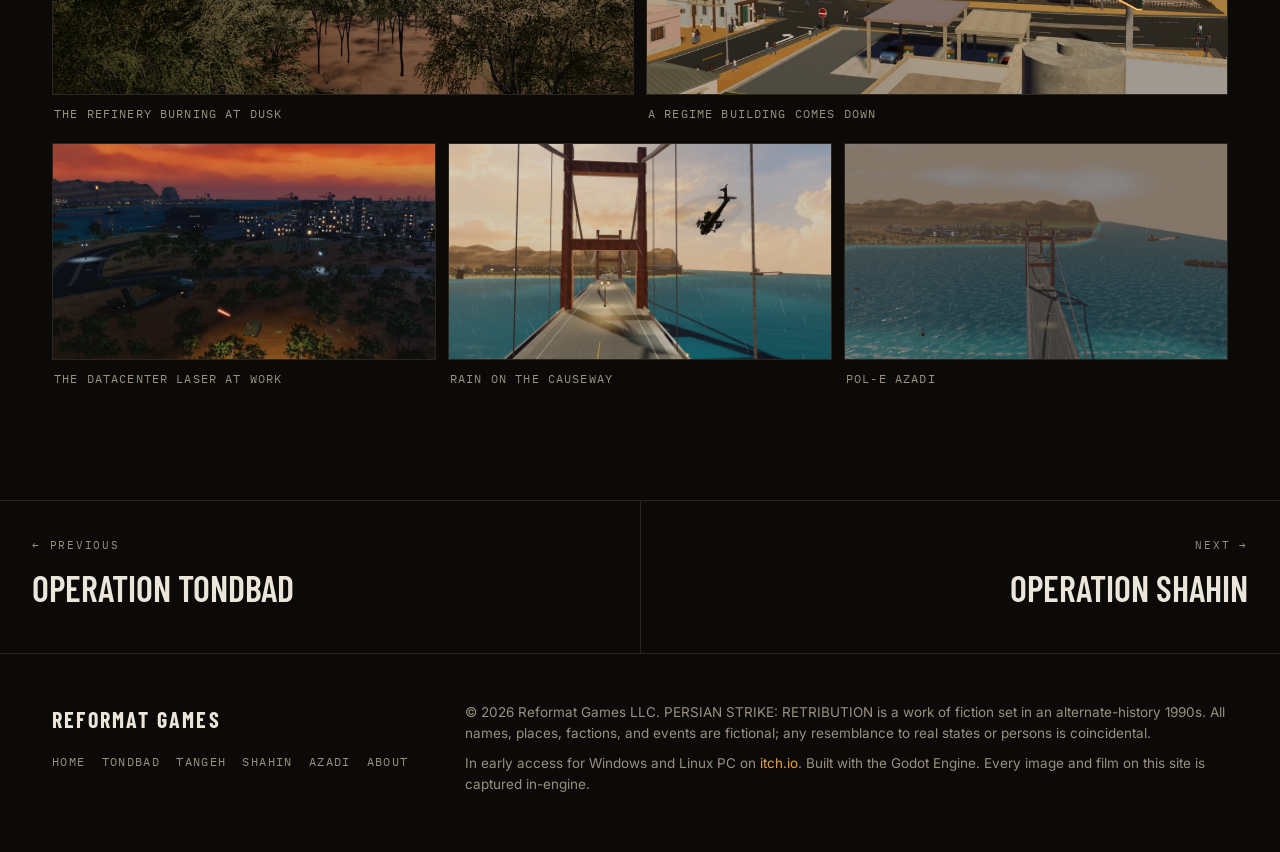
<file: c2.html>
<!DOCTYPE html>
<html lang="en">
<head>
<meta charset="utf-8">
<meta name="viewport" content="width=device-width, initial-scale=1">
<title>OPERATION TANGEH — PERSIAN STRIKE: RETRIBUTION</title>
<meta name="description" content="Campaign II, summer on the strait: liberate the ports, out-build the Marshal&#x27;s fortress, ride the tide and the storm, and get the enriched material out.">
<link rel="canonical" href="https://persianstrike.com/c2.html">
<meta name="robots" content="index, follow, max-image-preview:large">
<meta name="theme-color" content="#0b0a08">
<meta property="og:type" content="website">
<meta property="og:site_name" content="PERSIAN STRIKE: RETRIBUTION">
<meta property="og:title" content="OPERATION TANGEH — PERSIAN STRIKE: RETRIBUTION">
<meta property="og:description" content="Campaign II, summer on the strait: liberate the ports, out-build the Marshal&#x27;s fortress, ride the tide and the storm, and get the enriched material out.">
<meta property="og:image" content="https://persianstrike.com/media/v3_refinery.jpg">
<meta property="og:url" content="https://persianstrike.com/c2.html">
<meta name="twitter:card" content="summary_large_image">
<meta name="twitter:image" content="https://persianstrike.com/media/v3_refinery.jpg">
<link rel="icon" href="data:image/svg+xml,<svg xmlns=%22http://www.w3.org/2000/svg%22 viewBox=%220 0 100 100%22><rect width=%22100%22 height=%2233%22 fill=%22%23b8261e%22/><rect y=%2233%22 width=%22100%22 height=%2234%22 fill=%22%23050505%22/><rect y=%2267%22 width=%22100%22 height=%2233%22 fill=%22%23efe9dd%22/></svg>">
<link rel="preconnect" href="https://fonts.googleapis.com">
<link rel="preconnect" href="https://fonts.gstatic.com" crossorigin>
<link href="https://fonts.googleapis.com/css2?family=Barlow+Condensed:wght@500;600;700&family=IBM+Plex+Mono:wght@400;500&family=Inter:wght@400;500;600&display=swap" rel="stylesheet">
<link rel="stylesheet" href="styles.css">
<script type="application/ld+json">{"@context": "https://schema.org", "@type": "VideoObject", "name": "OPERATION TANGEH — opening cinematic", "description": "Campaign II opening, captured in-engine.", "thumbnailUrl": "https://persianstrike.com/media/v3_collapse.jpg", "uploadDate": "2026-10-21", "contentUrl": "https://raw.githubusercontent.com/rhicksrad/persian-strike/main/media/c2_tangeh_opening.mp4"}</script>
</head>
<body>
<header class="nav"><div class="wrap">
  <a class="brand" href="index.html">Persian Strike <span>Retribution</span></a>
  <nav class="links"><a href="index.html">Home</a><a href="c1.html">Tondbad</a><a href="c2.html" aria-current="page">Tangeh</a><a href="c3.html">Shahin</a><a href="c4.html">Azadi</a><a href="about.html">About</a><a class="buy" href="https://reformatgames.itch.io/persian-strike-retribution" target="_blank" rel="noopener">Buy · Early access</a></nav>
</div></header>
<section class="page-head"><div class="wrap">
  <div class="num">Campaign II · Summer</div><h1>Operation <span style='color:var(--signal)'>Tangeh</span></h1><p class="lede">The strait is closed. Open it.</p>
</div></section>
<div class="hero-frame"><img src="media/v3_refinery.jpg" alt="A gunship banking away from the burning refinery at dusk" fetchpriority="high"></div>
<div class="rule"></div>
<dl class="dossier"><div><dt>Season</dt><dd>Summer</dd></div><div><dt>Theater</dt><dd>Tangeh-ye Hormoz</dd></div><div><dt>Home plate</dt><dd>Bandar-e Azadi</dd></div><div><dt>War book</dt><dd>Six orders</dd></div></dl>
<section class="block "><div class="wrap">
<div class="head"><div><span class="label">The cold open</span><h2>Day 19, 0300. The strait.</h2></div><p class="lede">The actual opening cinematic, captured from the game.</p></div><figure class="film">
  <video controls preload="none" poster="media/v3_collapse.jpg"><source src="https://raw.githubusercontent.com/rhicksrad/persian-strike/main/media/c2_tangeh_opening.mp4" type="video/mp4"></video>
  <figcaption><span class="t">Operation Tangeh</span><span class="m">Summer · Campaign II</span><span class="d">The Marshal and his foreign backers close the strait. Bandar-e Azadi holds out on rations and salvage.</span></figcaption>
</figure>
</div></section>

<section class="block alt"><div class="wrap">
<div class="head"><div><span class="label">The network</span><h2>Every port you free starts producing.</h2></div><p class="lede">Bandar-e Azadi opens the campaign as a working stronghold, walls manned, forges lit, and losing. The Marshal's Paygah runs at twice your output.</p></div><div class="split"><img src="media/v4_c2_bandar.jpg" alt="Bandar-e Azadi, the east-shore stronghold, walls and war quarter live" loading="lazy"><div><span class="label">Home plate</span><h3>Bandar-e Azadi</h3><p>The war quarter runs itself: barracks, motor pool and wall batteries, while you fly. Your crew answers the wire; you answer the war.</p></div></div><div class="split flip"><img src="media/v4_c2_rampart.jpg" alt="A war-quarter block under fire on the strait shore, smoke over the water" loading="lazy"><div><span class="label">The production war</span><h3>One war, two colors</h3><p>Both shores build from the same doctrine, gun for gun. The only way to out-build Paygah is to liberate the coast: every freed port raises its own gun and forge and joins the network.</p></div></div>
</div></section>

<section class="block "><div class="wrap">
<div class="head"><div><span class="label">The war book</span><h2>Six orders. One strait.</h2></div><p class="lede">Each order is a place, and the strait doesn't open until the last of them is done.</p></div><div class="grid g3 orders">
<article class="card"><img src="media/v4_c2_town.jpg" alt="Deh-e Mahi, the fishing town on the strait" loading="lazy"><span class="k">Liberate</span><h3>Deh-e Mahi</h3><p>The fishing port. Break the garrison and the town raises its own gun and forge.</p></article>
<article class="card"><img src="media/v4_c2_city.jpg" alt="Bandargah, the harbor city, under the ridge" loading="lazy"><span class="k">Liberate</span><h3>Bandargah</h3><p>The harbor city: cranes, container rows and a garrison dug in among the blocks.</p></article>
<article class="card"><img src="media/v4_c2_farms.jpg" alt="Sahelabad on the coastal farm belt" loading="lazy"><span class="k">Liberate</span><h3>Sahelabad</h3><p>The farm-belt town feeding both armies. Whoever holds it eats.</p></article>
<article class="card"><img src="media/v4_c2_zendan.jpg" alt="The Zendan prison compound" loading="lazy"><span class="k">Liberate</span><h3>The Zendan</h3><p>The prison across the bay. The men inside have waited since the mutiny, and they know how to work a forge.</p></article>
<article class="card"><img src="media/v4_c2_nuke.jpg" alt="The enrichment site under guard below the dunes" loading="lazy"><span class="k">Recover</span><h3>The nuclear material</h3><p>The regime enriched it. You deliver it, gently, to ONAT, without turning the coast to glass.</p></article>
<article class="card"><img src="media/v4_c2_paygah.jpg" alt="Paygah, the Marshal&#x27;s fortress on the west shore" loading="lazy"><span class="k">Destroy</span><h3>Paygah</h3><p>The Marshal's fortress on the far shore. The strait opens over its rubble.</p></article>
</div>
</div></section>

<section class="block alt"><div class="wrap">
<div class="head"><div><span class="label">The water runs the war</span><h2>The tide has a schedule. So does the storm.</h2></div><p class="lede">The Khoshki Bar dries at the ebb and armies walk it. RA'D-O-BARQ rolls in off the gulf and surges it back under.</p></div><div class="grid g2">
<article class="card"><img src="media/v4_c2_bridge.jpg" alt="POL-E AZADI, the great causeway across the strait" loading="lazy"><span class="k">The causeway</span><h3>Pol-e Azadi</h3><p>The one causeway. Every army that wants the far shore queues for it, and it can be destroyed once, forever.</p></article>
<article class="card"><img src="media/new_rain.jpg" alt="A gunship banking past the suspension bridge tower as rain streaks across the strait" loading="lazy"><span class="k">Weather</span><h3>Rain at raindrop scale</h3><p>Rain streaks past the bridge cables and rings the open water of the strait.</p></article>
<article class="card"><img src="media/v4_c2_refinery.jpg" alt="The west-shore refinery tanks under a smoke-dark sky" loading="lazy"><span class="k">Oil, again</span><h3>The refinery</h3><p>The west shore runs on the refinery. Everything in it is full, and everything in it burns.</p></article>
<article class="card"><img src="media/v4_c2_citadel.jpg" alt="The citadel above the strait" loading="lazy"><span class="k">The storm</span><h3>RA'D-O-BARQ</h3><p>A slate shelf front, hanging rain shafts and lightning, and a storm surge that rewrites the shoreline while it lasts.</p></article>
</div>
</div></section>

<section class="block "><div class="wrap">
<div class="head"><div><span class="label">From the flight recorder</span><h2>Summer, on film.</h2></div><div></div></div><div class="gallery">
<figure class="wide"><a href="media/v3_refinery.jpg" target="_blank" rel="noopener"><img src="media/v3_refinery.jpg" alt="A gunship banking away from the burning refinery at dusk" loading="lazy"></a><figcaption>The refinery burning at dusk</figcaption></figure>
<figure class="wide"><a href="media/v3_collapse.jpg" target="_blank" rel="noopener"><img src="media/v3_collapse.jpg" alt="A regime building coming down in a cloud of dust in a harbor town" loading="lazy"></a><figcaption>A regime building comes down</figcaption></figure>
<figure><a href="media/v3_laser.jpg" target="_blank" rel="noopener"><img src="media/v3_laser.jpg" alt="A gunship over a town at dusk, its laser streaking toward an incoming drone" loading="lazy"></a><figcaption>The datacenter laser at work</figcaption></figure>
<figure><a href="media/new_rain.jpg" target="_blank" rel="noopener"><img src="media/new_rain.jpg" alt="A gunship banking past the suspension bridge tower as rain streaks across the strait" loading="lazy"></a><figcaption>Rain on the causeway</figcaption></figure>
<figure><a href="media/v4_c2_bridge.jpg" target="_blank" rel="noopener"><img src="media/v4_c2_bridge.jpg" alt="POL-E AZADI, the great causeway across the strait" loading="lazy"></a><figcaption>Pol-e Azadi</figcaption></figure>
</div>
</div></section>
<nav class="pager"><a class="prev" href="c1.html"><span class="k">← Previous</span><span class="t">Operation Tondbad</span></a><a class="next" href="c3.html"><span class="k">Next →</span><span class="t">Operation Shahin</span></a></nav>

<footer><div class="wrap">
  <div><div class="studio">Reformat Games</div><div class="fnav"><a href="index.html">Home</a><a href="c1.html">Tondbad</a><a href="c2.html" aria-current="page">Tangeh</a><a href="c3.html">Shahin</a><a href="c4.html">Azadi</a><a href="about.html">About</a></div></div>
  <div><p>© 2026 Reformat Games LLC. PERSIAN STRIKE: RETRIBUTION is a work of fiction set in an alternate-history 1990s. All names, places, factions, and events are fictional; any resemblance to real states or persons is coincidental.</p>
  <p>In early access for Windows and Linux PC on <a href="https://reformatgames.itch.io/persian-strike-retribution" target="_blank" rel="noopener">itch.io</a>. Built with the Godot Engine. Every image and film on this site is captured in-engine.</p></div>
</div></footer>
</body>
</html>
</file>
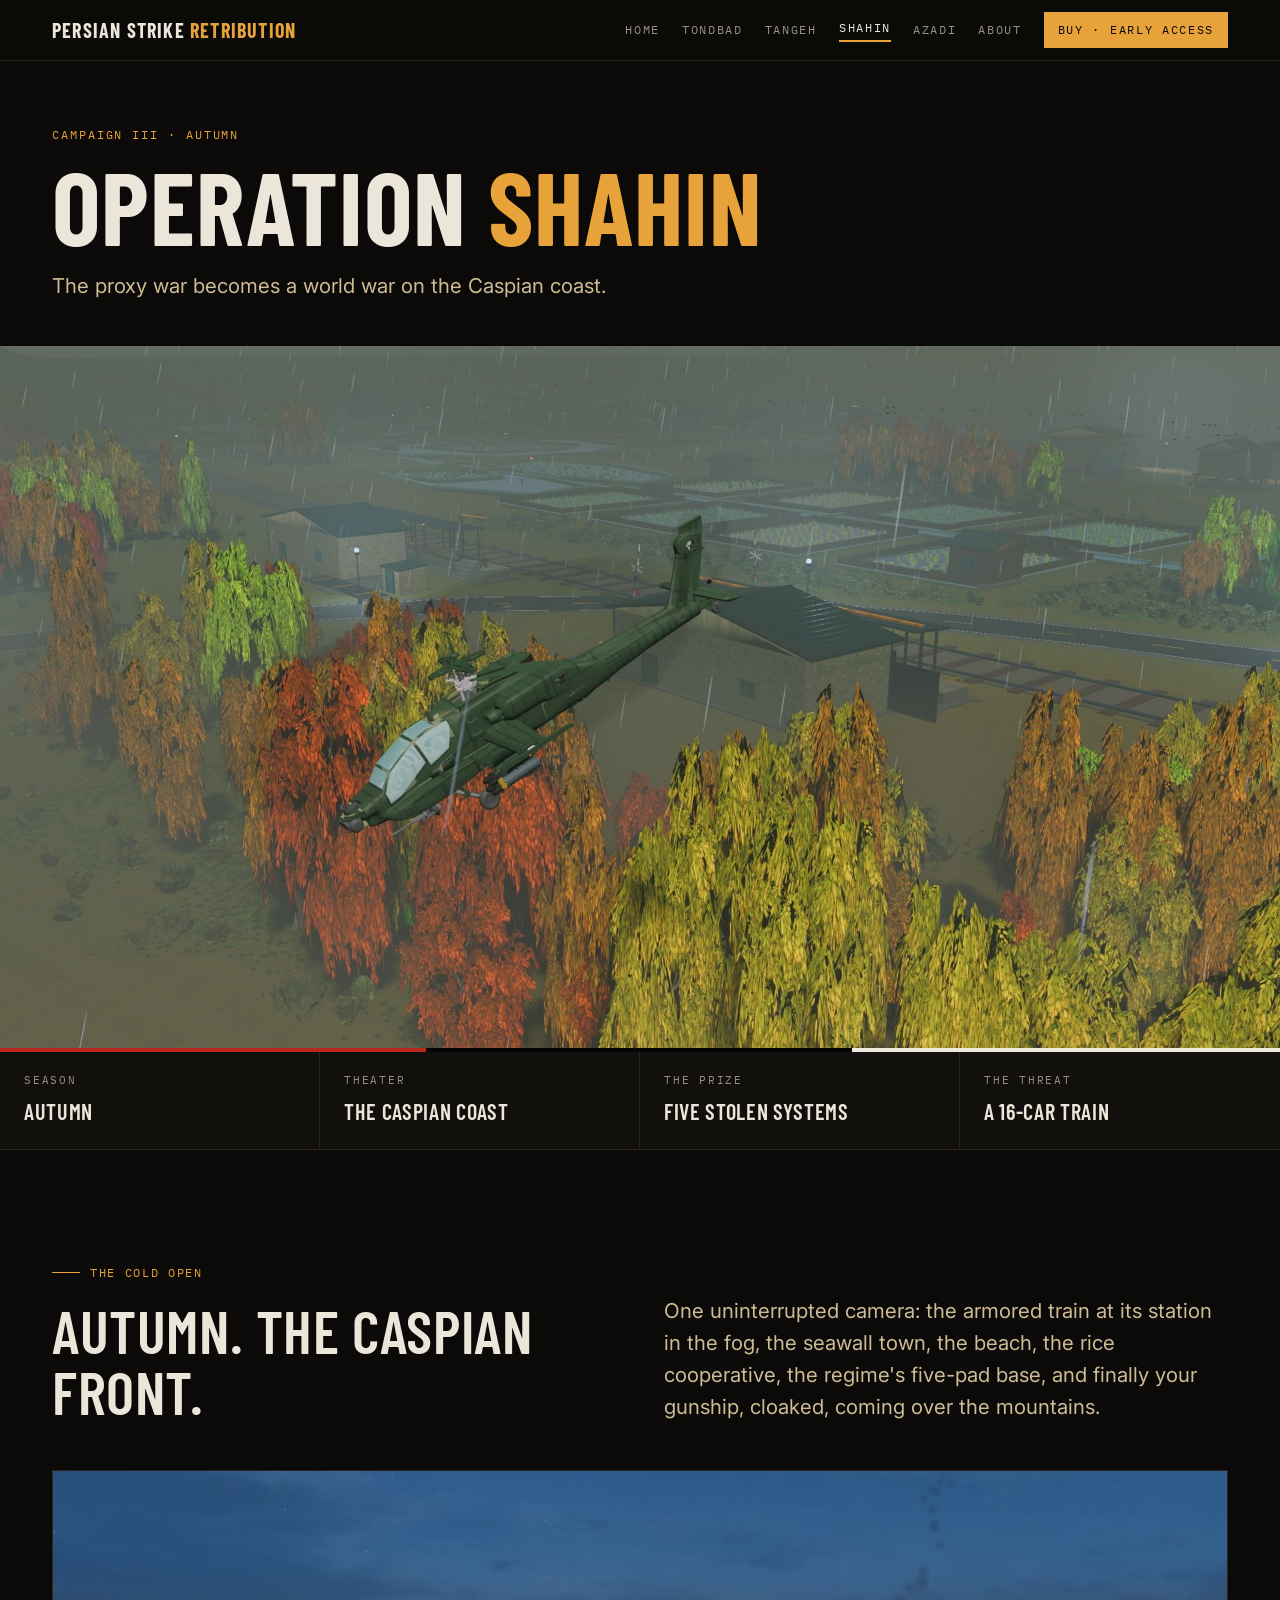
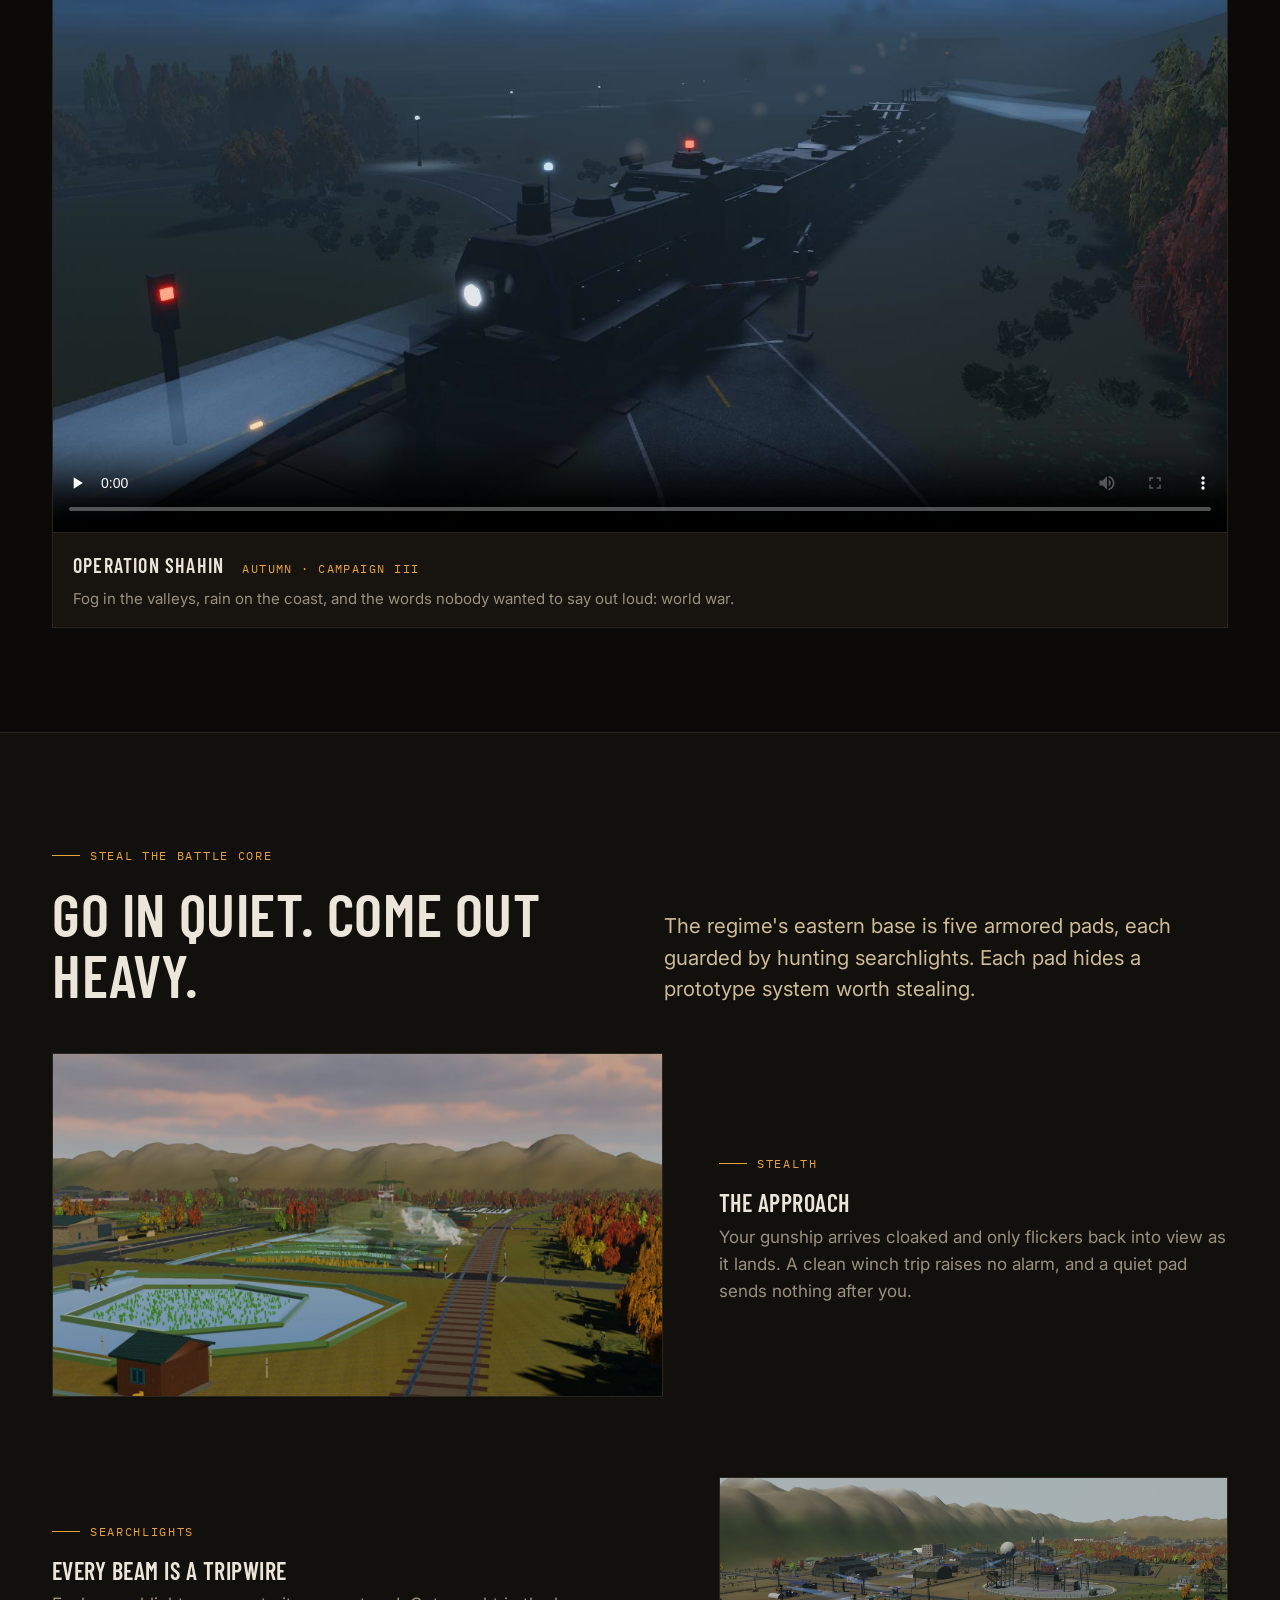
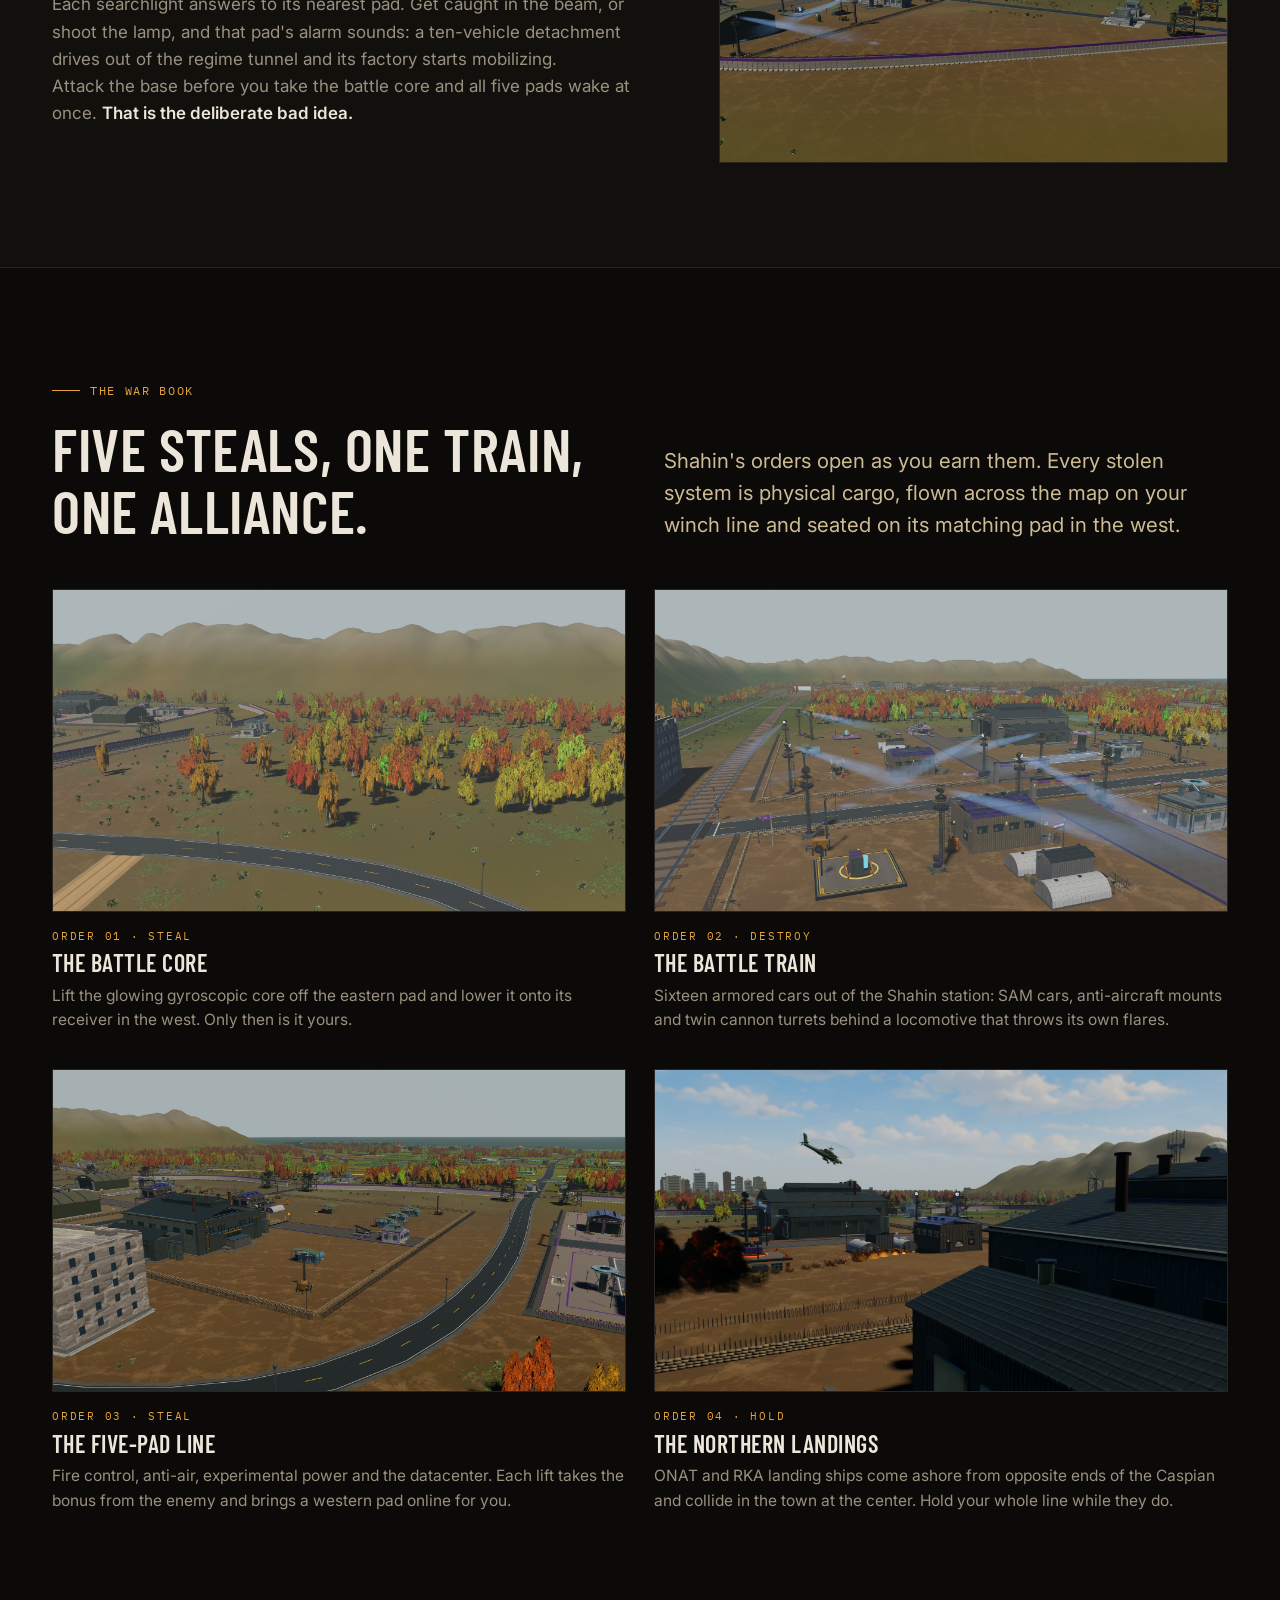
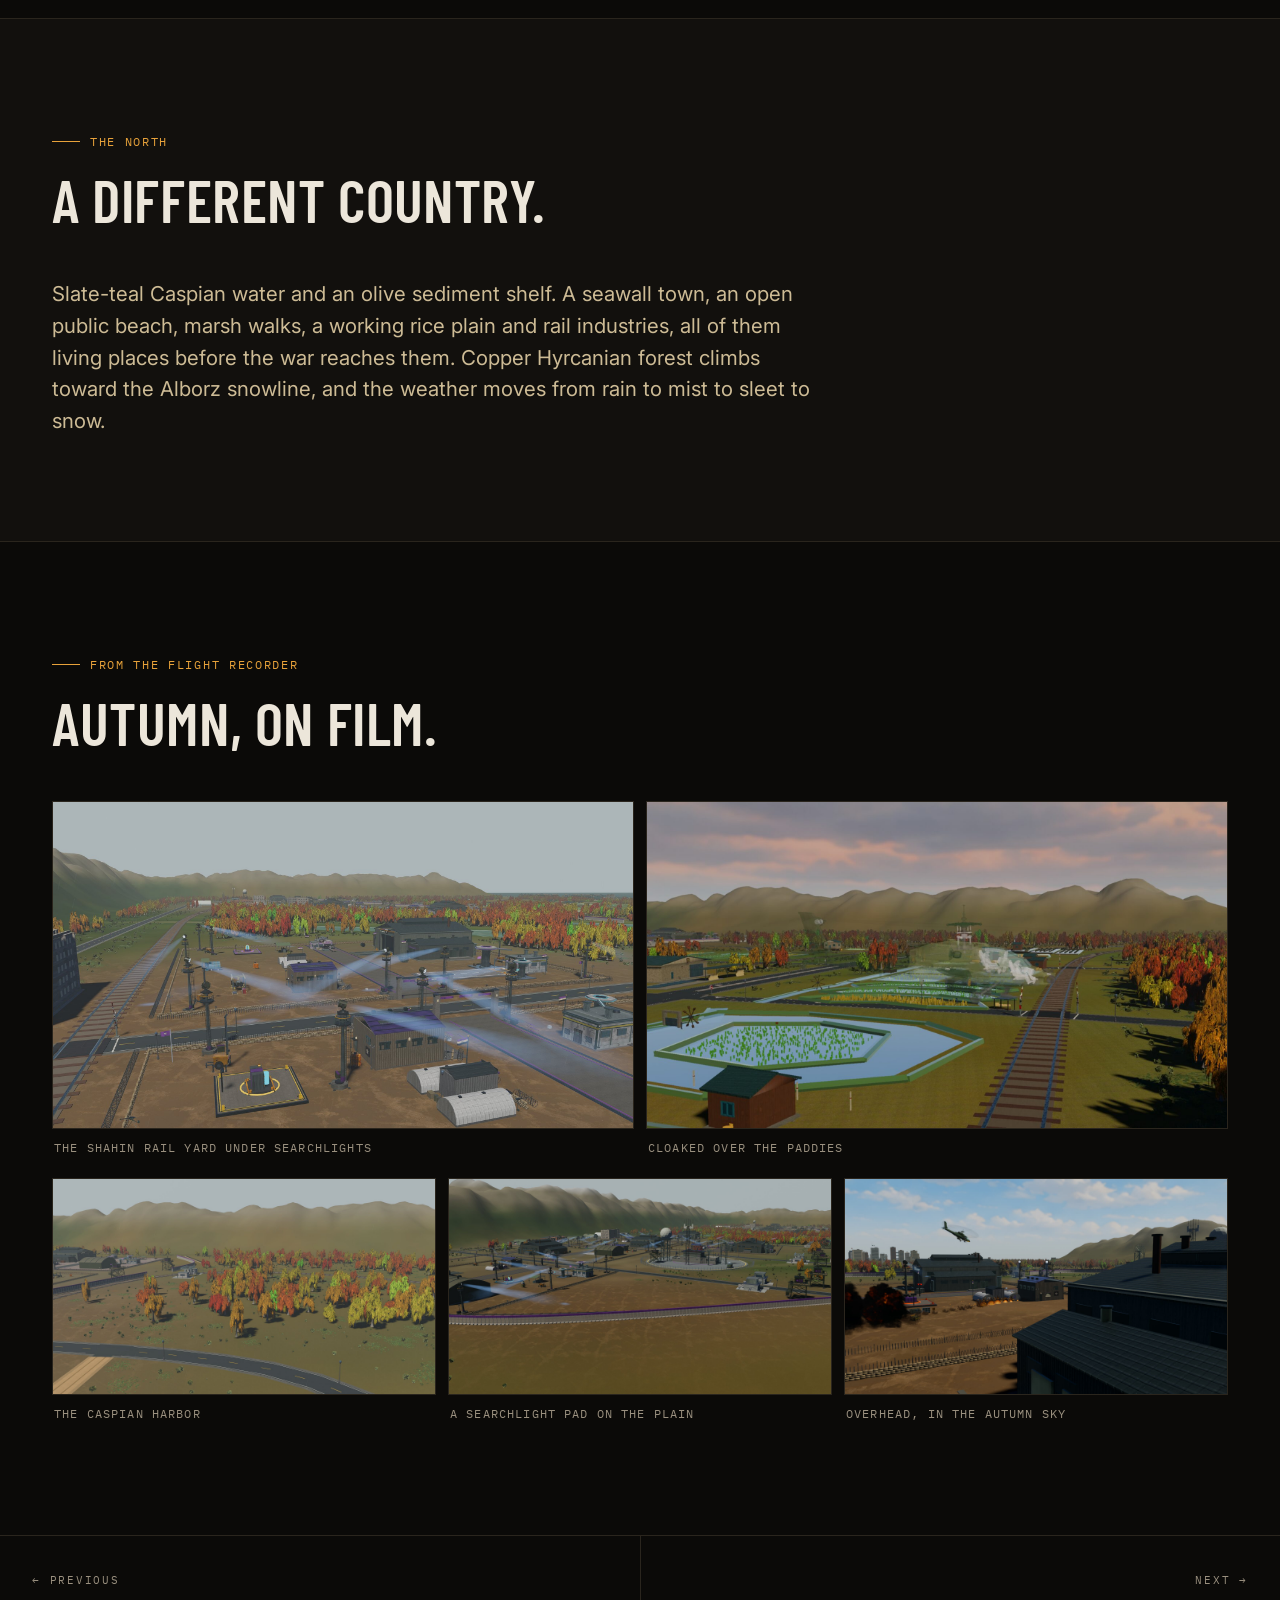
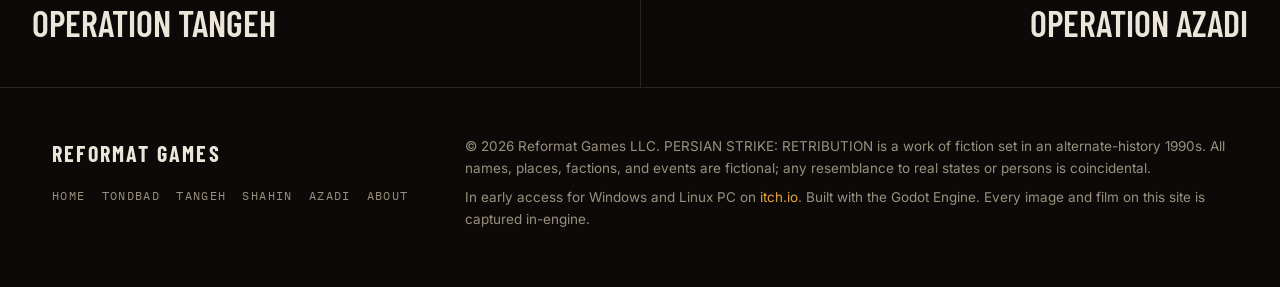
<file: c3.html>
<!DOCTYPE html>
<html lang="en">
<head>
<meta charset="utf-8">
<meta name="viewport" content="width=device-width, initial-scale=1">
<title>OPERATION SHAHIN — PERSIAN STRIKE: RETRIBUTION</title>
<meta name="description" content="Campaign III, autumn on the Caspian coast: slip into the regime&#x27;s five-pad base under stealth, steal its prototype systems, stop a sixteen-car armored train, and hold the line as two alliances land.">
<link rel="canonical" href="https://persianstrike.com/c3.html">
<meta name="robots" content="index, follow, max-image-preview:large">
<meta name="theme-color" content="#0b0a08">
<meta property="og:type" content="website">
<meta property="og:site_name" content="PERSIAN STRIKE: RETRIBUTION">
<meta property="og:title" content="OPERATION SHAHIN — PERSIAN STRIKE: RETRIBUTION">
<meta property="og:description" content="Campaign III, autumn on the Caspian coast: slip into the regime&#x27;s five-pad base under stealth, steal its prototype systems, stop a sixteen-car armored train, and hold the line as two alliances land.">
<meta property="og:image" content="https://persianstrike.com/media/v3_fog.jpg">
<meta property="og:url" content="https://persianstrike.com/c3.html">
<meta name="twitter:card" content="summary_large_image">
<meta name="twitter:image" content="https://persianstrike.com/media/v3_fog.jpg">
<link rel="icon" href="data:image/svg+xml,<svg xmlns=%22http://www.w3.org/2000/svg%22 viewBox=%220 0 100 100%22><rect width=%22100%22 height=%2233%22 fill=%22%23b8261e%22/><rect y=%2233%22 width=%22100%22 height=%2234%22 fill=%22%23050505%22/><rect y=%2267%22 width=%22100%22 height=%2233%22 fill=%22%23efe9dd%22/></svg>">
<link rel="preconnect" href="https://fonts.googleapis.com">
<link rel="preconnect" href="https://fonts.gstatic.com" crossorigin>
<link href="https://fonts.googleapis.com/css2?family=Barlow+Condensed:wght@500;600;700&family=IBM+Plex+Mono:wght@400;500&family=Inter:wght@400;500;600&display=swap" rel="stylesheet">
<link rel="stylesheet" href="styles.css">
<script type="application/ld+json">{"@context": "https://schema.org", "@type": "VideoObject", "name": "OPERATION SHAHIN — opening cinematic", "description": "Campaign III opening, captured in-engine.", "thumbnailUrl": "https://persianstrike.com/media/v4_c3_poster.jpg", "uploadDate": "2026-10-21", "contentUrl": "https://raw.githubusercontent.com/rhicksrad/persian-strike/main/media/c3_shahin_opening.mp4"}</script>
</head>
<body>
<header class="nav"><div class="wrap">
  <a class="brand" href="index.html">Persian Strike <span>Retribution</span></a>
  <nav class="links"><a href="index.html">Home</a><a href="c1.html">Tondbad</a><a href="c2.html">Tangeh</a><a href="c3.html" aria-current="page">Shahin</a><a href="c4.html">Azadi</a><a href="about.html">About</a><a class="buy" href="https://reformatgames.itch.io/persian-strike-retribution" target="_blank" rel="noopener">Buy · Early access</a></nav>
</div></header>
<section class="page-head"><div class="wrap">
  <div class="num">Campaign III · Autumn</div><h1>Operation <span style='color:var(--signal)'>Shahin</span></h1><p class="lede">The proxy war becomes a world war on the Caspian coast.</p>
</div></section>
<div class="hero-frame"><img src="media/v3_fog.jpg" alt="The gunship coming out of the fog over autumn forest and flooded paddies" fetchpriority="high"></div>
<div class="rule"></div>
<dl class="dossier"><div><dt>Season</dt><dd>Autumn</dd></div><div><dt>Theater</dt><dd>The Caspian coast</dd></div><div><dt>The prize</dt><dd>Five stolen systems</dd></div><div><dt>The threat</dt><dd>A 16-car train</dd></div></dl>
<section class="block "><div class="wrap">
<div class="head"><div><span class="label">The cold open</span><h2>Autumn. The Caspian front.</h2></div><p class="lede">One uninterrupted camera: the armored train at its station in the fog, the seawall town, the beach, the rice cooperative, the regime's five-pad base, and finally your gunship, cloaked, coming over the mountains.</p></div><figure class="film">
  <video controls preload="none" poster="media/v4_c3_poster.jpg"><source src="https://raw.githubusercontent.com/rhicksrad/persian-strike/main/media/c3_shahin_opening.mp4" type="video/mp4"></video>
  <figcaption><span class="t">Operation Shahin</span><span class="m">Autumn · Campaign III</span><span class="d">Fog in the valleys, rain on the coast, and the words nobody wanted to say out loud: world war.</span></figcaption>
</figure>
</div></section>

<section class="block alt"><div class="wrap">
<div class="head"><div><span class="label">Steal the battle core</span><h2>Go in quiet. Come out heavy.</h2></div><p class="lede">The regime's eastern base is five armored pads, each guarded by hunting searchlights. Each pad hides a prototype system worth stealing.</p></div><div class="split"><img src="media/new_stealth.jpg" alt="A gunship fading to a glassy outline over autumn paddies and a rail line in the north" loading="lazy"><div><span class="label">Stealth</span><h3>The approach</h3><p>Your gunship arrives cloaked and only flickers back into view as it lands. A clean winch trip raises no alarm, and a quiet pad sends nothing after you.</p></div></div><div class="split flip"><img src="media/v4_c3_resort.jpg" alt="A regime pad on the Caspian plain, a searchlight beam crossing the ground" loading="lazy"><div><span class="label">Searchlights</span><h3>Every beam is a tripwire</h3><p>Each searchlight answers to its nearest pad. Get caught in the beam, or shoot the lamp, and that pad's alarm sounds: a ten-vehicle detachment drives out of the regime tunnel and its factory starts mobilizing.</p><p>Attack the base before you take the battle core and all five pads wake at once. <b>That is the deliberate bad idea.</b></p></div></div>
</div></section>

<section class="block "><div class="wrap">
<div class="head"><div><span class="label">The war book</span><h2>Five steals, one train, one alliance.</h2></div><p class="lede">Shahin's orders open as you earn them. Every stolen system is physical cargo, flown across the map on your winch line and seated on its matching pad in the west.</p></div><div class="grid g2 orders">
<article class="card"><img src="media/v4_c3_harbor.jpg" alt="The Caspian harbor under autumn cloud" loading="lazy"><span class="k">Steal</span><h3>The battle core</h3><p>Lift the glowing gyroscopic core off the eastern pad and lower it onto its receiver in the west. Only then is it yours.</p></article>
<article class="card"><img src="media/v4_c3_rail.jpg" alt="The Shahin rail yard and its station, searchlights sweeping the tracks" loading="lazy"><span class="k">Destroy</span><h3>The battle train</h3><p>Sixteen armored cars out of the Shahin station: SAM cars, anti-aircraft mounts and twin cannon turrets behind a locomotive that throws its own flares.</p></article>
<article class="card"><img src="media/v4_c3_orchard.jpg" alt="A regime pad by the orchards, gunships parked on the hardstand" loading="lazy"><span class="k">Steal</span><h3>The five-pad line</h3><p>Fire control, anti-air, experimental power and the datacenter. Each lift takes the bonus from the enemy and brings a western pad online for you.</p></article>
<article class="card"><img src="media/v4_c3_overhead.jpg" alt="The gunship overhead against the autumn sky" loading="lazy"><span class="k">Hold</span><h3>The northern landings</h3><p>ONAT and RKA landing ships come ashore from opposite ends of the Caspian and collide in the town at the center. Hold your whole line while they do.</p></article>
</div>
</div></section>

<section class="block alt"><div class="wrap">
<div class="head"><div><span class="label">The north</span><h2>A different country.</h2></div><div></div></div><p class="lede">Slate-teal Caspian water and an olive sediment shelf. A seawall town, an open public beach, marsh walks, a working rice plain and rail industries, all of them living places before the war reaches them. Copper Hyrcanian forest climbs toward the Alborz snowline, and the weather moves from rain to mist to sleet to snow.</p>
</div></section>

<section class="block "><div class="wrap">
<div class="head"><div><span class="label">From the flight recorder</span><h2>Autumn, on film.</h2></div><div></div></div><div class="gallery">
<figure class="wide"><a href="media/v4_c3_rail.jpg" target="_blank" rel="noopener"><img src="media/v4_c3_rail.jpg" alt="The Shahin rail yard and its station, searchlights sweeping the tracks" loading="lazy"></a><figcaption>The Shahin rail yard under searchlights</figcaption></figure>
<figure class="wide"><a href="media/new_stealth.jpg" target="_blank" rel="noopener"><img src="media/new_stealth.jpg" alt="A gunship fading to a glassy outline over autumn paddies and a rail line in the north" loading="lazy"></a><figcaption>Cloaked over the paddies</figcaption></figure>
<figure><a href="media/v4_c3_harbor.jpg" target="_blank" rel="noopener"><img src="media/v4_c3_harbor.jpg" alt="The Caspian harbor under autumn cloud" loading="lazy"></a><figcaption>The Caspian harbor</figcaption></figure>
<figure><a href="media/v4_c3_resort.jpg" target="_blank" rel="noopener"><img src="media/v4_c3_resort.jpg" alt="A regime pad on the Caspian plain, a searchlight beam crossing the ground" loading="lazy"></a><figcaption>A searchlight pad on the plain</figcaption></figure>
<figure><a href="media/v4_c3_overhead.jpg" target="_blank" rel="noopener"><img src="media/v4_c3_overhead.jpg" alt="The gunship overhead against the autumn sky" loading="lazy"></a><figcaption>Overhead, in the autumn sky</figcaption></figure>
</div>
</div></section>
<nav class="pager"><a class="prev" href="c2.html"><span class="k">← Previous</span><span class="t">Operation Tangeh</span></a><a class="next" href="c4.html"><span class="k">Next →</span><span class="t">Operation Azadi</span></a></nav>

<footer><div class="wrap">
  <div><div class="studio">Reformat Games</div><div class="fnav"><a href="index.html">Home</a><a href="c1.html">Tondbad</a><a href="c2.html">Tangeh</a><a href="c3.html" aria-current="page">Shahin</a><a href="c4.html">Azadi</a><a href="about.html">About</a></div></div>
  <div><p>© 2026 Reformat Games LLC. PERSIAN STRIKE: RETRIBUTION is a work of fiction set in an alternate-history 1990s. All names, places, factions, and events are fictional; any resemblance to real states or persons is coincidental.</p>
  <p>In early access for Windows and Linux PC on <a href="https://reformatgames.itch.io/persian-strike-retribution" target="_blank" rel="noopener">itch.io</a>. Built with the Godot Engine. Every image and film on this site is captured in-engine.</p></div>
</div></footer>
</body>
</html>
</file>
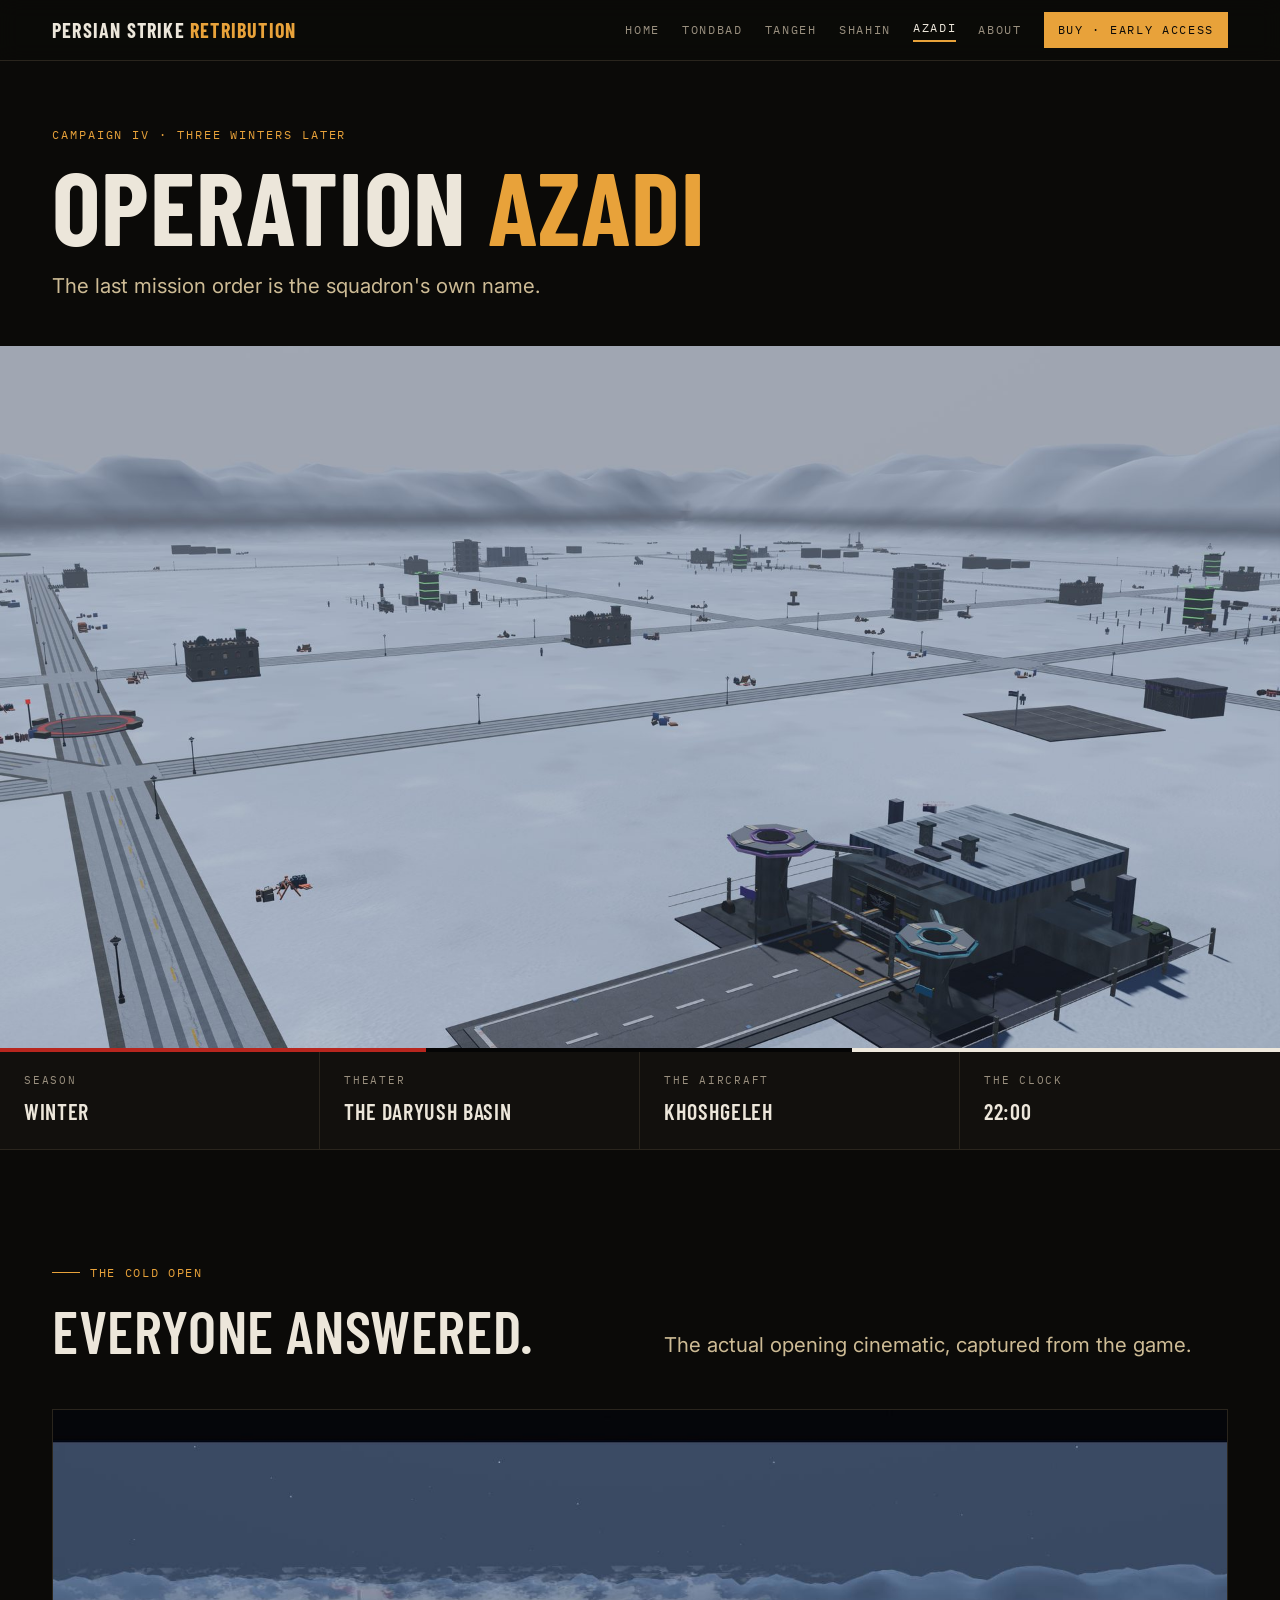
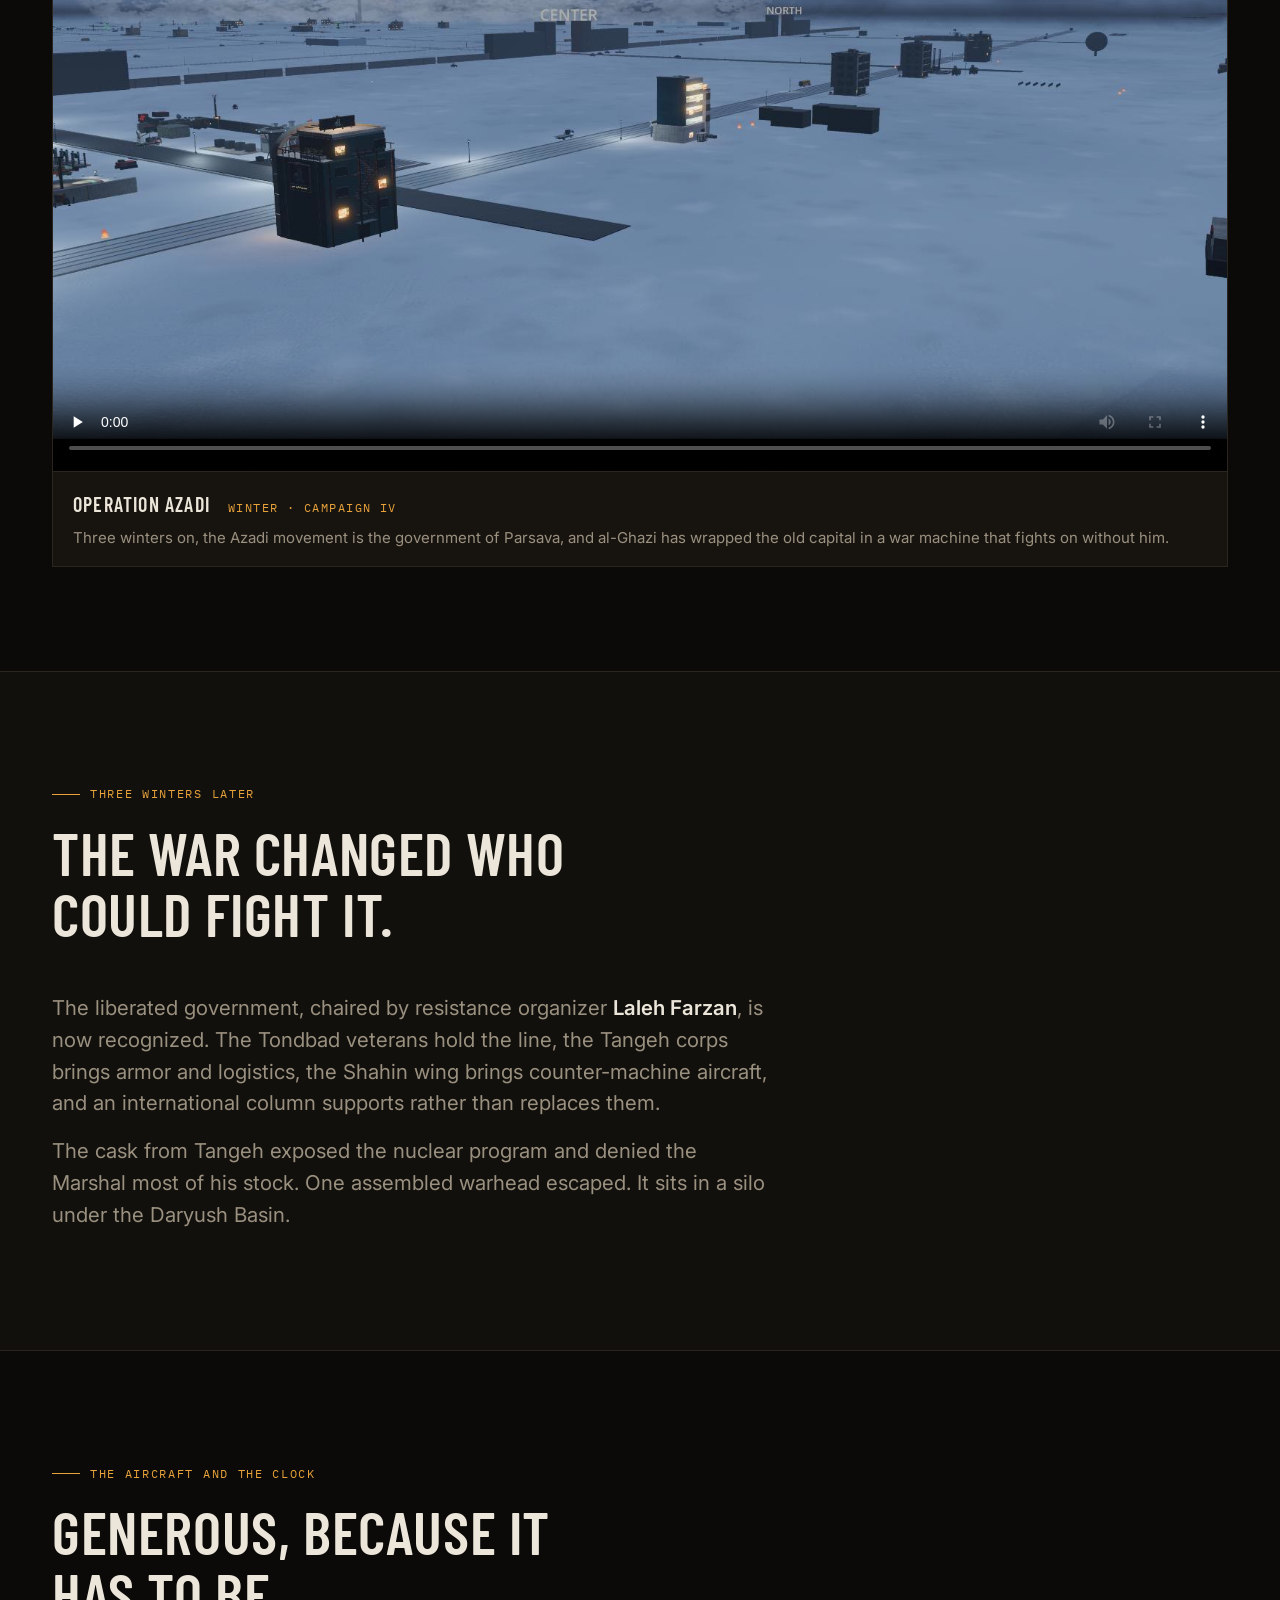
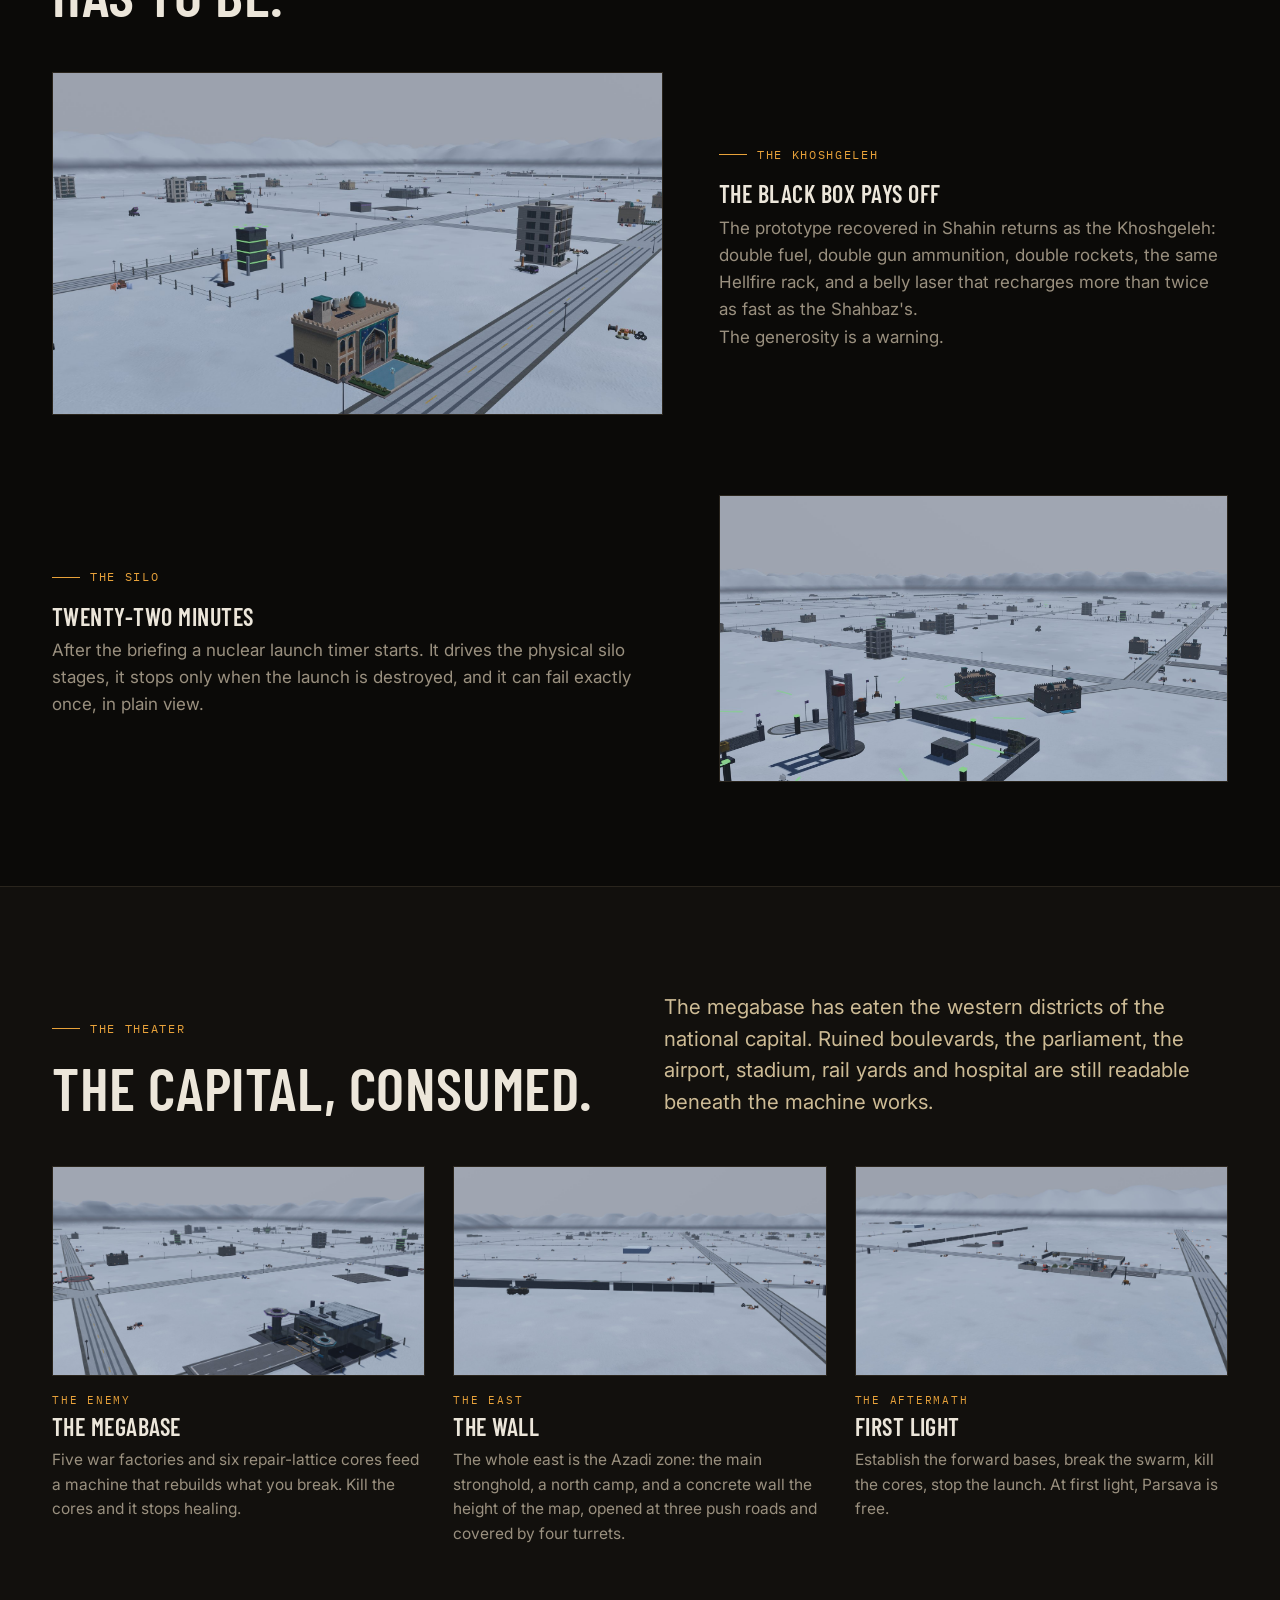
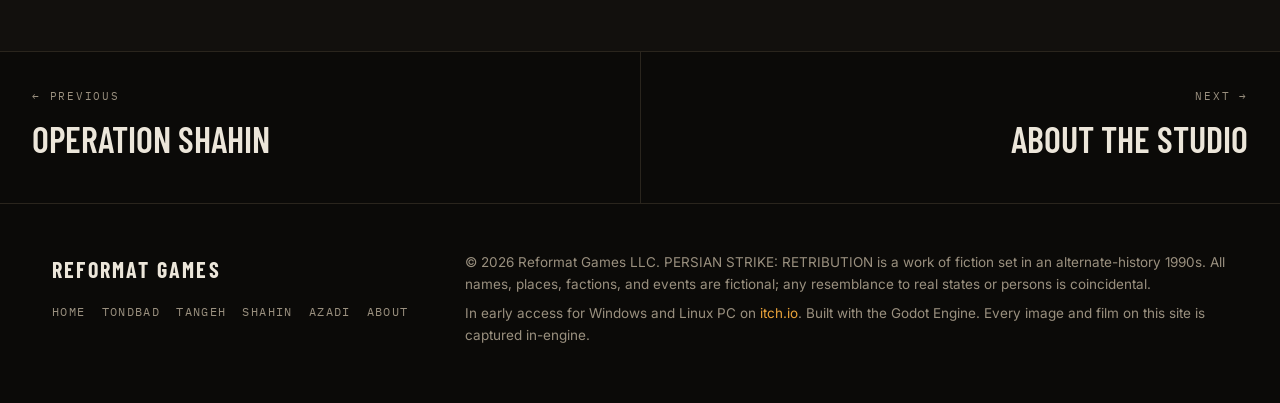
<file: c4.html>
<!DOCTYPE html>
<html lang="en">
<head>
<meta charset="utf-8">
<meta name="viewport" content="width=device-width, initial-scale=1">
<title>OPERATION AZADI — PERSIAN STRIKE: RETRIBUTION</title>
<meta name="description" content="Campaign IV, three winters later: fly the Khoshgeleh into a self-healing megabase over the snowbound capital and stop the last nuclear launch with twenty-two minutes on the clock.">
<link rel="canonical" href="https://persianstrike.com/c4.html">
<meta name="robots" content="index, follow, max-image-preview:large">
<meta name="theme-color" content="#0b0a08">
<meta property="og:type" content="website">
<meta property="og:site_name" content="PERSIAN STRIKE: RETRIBUTION">
<meta property="og:title" content="OPERATION AZADI — PERSIAN STRIKE: RETRIBUTION">
<meta property="og:description" content="Campaign IV, three winters later: fly the Khoshgeleh into a self-healing megabase over the snowbound capital and stop the last nuclear launch with twenty-two minutes on the clock.">
<meta property="og:image" content="https://persianstrike.com/media/v4_c4_factory.jpg">
<meta property="og:url" content="https://persianstrike.com/c4.html">
<meta name="twitter:card" content="summary_large_image">
<meta name="twitter:image" content="https://persianstrike.com/media/v4_c4_factory.jpg">
<link rel="icon" href="data:image/svg+xml,<svg xmlns=%22http://www.w3.org/2000/svg%22 viewBox=%220 0 100 100%22><rect width=%22100%22 height=%2233%22 fill=%22%23b8261e%22/><rect y=%2233%22 width=%22100%22 height=%2234%22 fill=%22%23050505%22/><rect y=%2267%22 width=%22100%22 height=%2233%22 fill=%22%23efe9dd%22/></svg>">
<link rel="preconnect" href="https://fonts.googleapis.com">
<link rel="preconnect" href="https://fonts.gstatic.com" crossorigin>
<link href="https://fonts.googleapis.com/css2?family=Barlow+Condensed:wght@500;600;700&family=IBM+Plex+Mono:wght@400;500&family=Inter:wght@400;500;600&display=swap" rel="stylesheet">
<link rel="stylesheet" href="styles.css">
<script type="application/ld+json">{"@context": "https://schema.org", "@type": "VideoObject", "name": "OPERATION AZADI — opening cinematic", "description": "Campaign IV opening, captured in-engine.", "thumbnailUrl": "https://persianstrike.com/media/v4_c4_poster.jpg", "uploadDate": "2026-10-21", "contentUrl": "https://raw.githubusercontent.com/rhicksrad/persian-strike/main/media/c4_azadi_opening.mp4"}</script>
</head>
<body>
<header class="nav"><div class="wrap">
  <a class="brand" href="index.html">Persian Strike <span>Retribution</span></a>
  <nav class="links"><a href="index.html">Home</a><a href="c1.html">Tondbad</a><a href="c2.html">Tangeh</a><a href="c3.html">Shahin</a><a href="c4.html" aria-current="page">Azadi</a><a href="about.html">About</a><a class="buy" href="https://reformatgames.itch.io/persian-strike-retribution" target="_blank" rel="noopener">Buy · Early access</a></nav>
</div></header>
<section class="page-head"><div class="wrap">
  <div class="num">Campaign IV · Three winters later</div><h1>Operation <span style='color:var(--signal)'>Azadi</span></h1><p class="lede">The last mission order is the squadron's own name.</p>
</div></section>
<div class="hero-frame"><img src="media/v4_c4_factory.jpg" alt="A war factory and its helipads on the snowbound basin, the road grid running to the horizon" fetchpriority="high"></div>
<div class="rule"></div>
<dl class="dossier"><div><dt>Season</dt><dd>Winter</dd></div><div><dt>Theater</dt><dd>The Daryush Basin</dd></div><div><dt>The aircraft</dt><dd>Khoshgeleh</dd></div><div><dt>The clock</dt><dd>22:00</dd></div></dl>
<section class="block "><div class="wrap">
<div class="head"><div><span class="label">The cold open</span><h2>Everyone answered.</h2></div><p class="lede">The actual opening cinematic, captured from the game.</p></div><figure class="film">
  <video controls preload="none" poster="media/v4_c4_poster.jpg"><source src="https://raw.githubusercontent.com/rhicksrad/persian-strike/main/media/c4_azadi_opening.mp4" type="video/mp4"></video>
  <figcaption><span class="t">Operation Azadi</span><span class="m">Winter · Campaign IV</span><span class="d">Three winters on, the Azadi movement is the government of Parsava, and al-Ghazi has wrapped the old capital in a war machine that fights on without him.</span></figcaption>
</figure>
</div></section>

<section class="block alt"><div class="wrap">
<div class="head"><div><span class="label">Three winters later</span><h2>The war changed who could fight it.</h2></div><div></div></div><div class="prose">
<p class="lede">The liberated government, chaired by resistance organizer <b>Laleh Farzan</b>, is now recognized. The Tondbad veterans hold the line, the Tangeh corps brings armor and logistics, the Shahin wing brings counter-machine aircraft, and an international column supports rather than replaces them.</p>
<p class="lede">The cask from Tangeh exposed the nuclear program and denied the Marshal most of his stock. One assembled warhead escaped. It sits in a silo under the Daryush Basin.</p>
</div>
</div></section>

<section class="block "><div class="wrap">
<div class="head"><div><span class="label">The aircraft and the clock</span><h2>Generous, because it has to be.</h2></div><div></div></div><div class="split"><img src="media/v4_c4_core.jpg" alt="The old capital under snow, a mosque beside the highway and a repair core in the square" loading="lazy"><div><span class="label">The Khoshgeleh</span><h3>The black box pays off</h3><p>The prototype recovered in Shahin returns as the Khoshgeleh: double fuel, double gun ammunition, double rockets, the same Hellfire rack, and a belly laser that recharges more than twice as fast as the Shahbaz's.</p><p>The generosity is a warning.</p></div></div><div class="split flip"><img src="media/v4_c4_silo.jpg" alt="The silo tower behind its walls in the snow" loading="lazy"><div><span class="label">The silo</span><h3>Twenty-two minutes</h3><p>After the briefing a nuclear launch timer starts. It drives the physical silo stages, it stops only when the launch is destroyed, and it can fail exactly once, in plain view.</p></div></div>
</div></section>

<section class="block alt"><div class="wrap">
<div class="head"><div><span class="label">The theater</span><h2>The capital, consumed.</h2></div><p class="lede">The megabase has eaten the western districts of the national capital. Ruined boulevards, the parliament, the airport, stadium, rail yards and hospital are still readable beneath the machine works.</p></div><div class="grid g3">
<article class="card"><img src="media/v4_c4_factory.jpg" alt="A war factory and its helipads on the snowbound basin, the road grid running to the horizon" loading="lazy"><span class="k">The enemy</span><h3>The megabase</h3><p>Five war factories and six repair-lattice cores feed a machine that rebuilds what you break. Kill the cores and it stops healing.</p></article>
<article class="card"><img src="media/v4_c4_longwall.jpg" alt="The concrete wall across the east of the basin, a push road running through it" loading="lazy"><span class="k">The east</span><h3>The wall</h3><p>The whole east is the Azadi zone: the main stronghold, a north camp, and a concrete wall the height of the map, opened at three push roads and covered by four turrets.</p></article>
<article class="card"><img src="media/v4_c4_northcamp.jpg" alt="The north camp on the snowbound plain" loading="lazy"><span class="k">The aftermath</span><h3>First light</h3><p>Establish the forward bases, break the swarm, kill the cores, stop the launch. At first light, Parsava is free.</p></article>
</div>
</div></section>
<nav class="pager"><a class="prev" href="c3.html"><span class="k">← Previous</span><span class="t">Operation Shahin</span></a><a class="next" href="about.html"><span class="k">Next →</span><span class="t">About the studio</span></a></nav>

<footer><div class="wrap">
  <div><div class="studio">Reformat Games</div><div class="fnav"><a href="index.html">Home</a><a href="c1.html">Tondbad</a><a href="c2.html">Tangeh</a><a href="c3.html">Shahin</a><a href="c4.html" aria-current="page">Azadi</a><a href="about.html">About</a></div></div>
  <div><p>© 2026 Reformat Games LLC. PERSIAN STRIKE: RETRIBUTION is a work of fiction set in an alternate-history 1990s. All names, places, factions, and events are fictional; any resemblance to real states or persons is coincidental.</p>
  <p>In early access for Windows and Linux PC on <a href="https://reformatgames.itch.io/persian-strike-retribution" target="_blank" rel="noopener">itch.io</a>. Built with the Godot Engine. Every image and film on this site is captured in-engine.</p></div>
</div></footer>
</body>
</html>
</file>
<file: styles.css>
/* PERSIAN STRIKE: RETRIBUTION — site styles.
   Documentary register: full-bleed in-engine frames, condensed military
   headings, mono dossier labels. Captions always sit outside the image. */
:root {
  --ink: #0b0a08;
  --ink-2: #12100d;
  --panel: #171410;
  --line: #2a251d;
  --line-2: #3a3328;
  --bone: #ece6da;
  --sand: #cdbb95;
  --dust: #9a907f;
  --signal: #e8a23a;
  --signal-2: #f3b65a;
  --azadi-red: #b8261e;
  --azadi-white: #efe9dd;
  --head: 'Barlow Condensed', 'Arial Narrow', sans-serif;
  --body: 'Inter', 'Segoe UI', system-ui, sans-serif;
  --mono: 'IBM Plex Mono', ui-monospace, monospace;
  --gutter: 32px;
  --max: 1240px;
}
* { margin: 0; padding: 0; box-sizing: border-box; }
html { scroll-behavior: smooth; }
body {
  background: var(--ink); color: var(--bone);
  font-family: var(--body); font-size: 17px; line-height: 1.6;
  -webkit-font-smoothing: antialiased; text-rendering: optimizeLegibility;
}
img, video { display: block; max-width: 100%; }
a { color: var(--signal); text-decoration: none; }
a:hover { color: var(--signal-2); }
b, strong { color: var(--bone); font-weight: 600; }
section { scroll-margin-top: 64px; }
.wrap { max-width: var(--max); margin: 0 auto; padding: 0 var(--gutter); }
@media (max-width: 700px) { :root { --gutter: 16px; } body { font-size: 16px; } }

/* ---- type ---- */
h1, h2, h3 { font-family: var(--head); font-weight: 600; text-transform: uppercase; line-height: 1.02; letter-spacing: .01em; }
h2 { font-size: clamp(34px, 5vw, 60px); margin-bottom: 18px; }
h3 { font-size: 24px; letter-spacing: .02em; margin-bottom: 8px; }
.label {
  display: inline-flex; align-items: center; gap: 10px;
  font-family: var(--mono); font-size: 12px; letter-spacing: .14em; text-transform: uppercase;
  color: var(--signal); margin-bottom: 18px;
}
.label::before { content: ""; width: 28px; height: 1px; background: var(--signal); }
.lede { font-size: clamp(18px, 1.6vw, 21px); color: var(--sand); max-width: 760px; line-height: 1.55; }
.lede + .lede { margin-top: 14px; }
.prose p { color: var(--dust); margin-bottom: 16px; max-width: 720px; }

/* ---- nav ---- */
.nav {
  position: sticky; top: 0; z-index: 50;
  background: rgba(11,10,8,.9); backdrop-filter: blur(10px);
  border-bottom: 1px solid var(--line);
}
.nav .wrap { display: flex; align-items: center; gap: 24px; height: 60px; }
.nav .brand { font-family: var(--head); font-weight: 700; font-size: 20px; letter-spacing: .06em; color: var(--bone); text-transform: uppercase; white-space: nowrap; }
.nav .brand span { color: var(--signal); }
.nav .links { margin-left: auto; display: flex; align-items: center; gap: 22px; }
.nav .links a { font-family: var(--mono); font-size: 12px; letter-spacing: .14em; text-transform: uppercase; color: var(--dust); }
.nav .links a:hover, .nav .links a[aria-current] { color: var(--bone); }
.nav .links a[aria-current] { box-shadow: inset 0 -2px 0 var(--signal); padding-bottom: 4px; }
.nav .links a.buy { color: var(--ink); background: var(--signal); padding: 8px 14px; }
.nav .links a.buy:hover { background: var(--signal-2); }
@media (max-width: 900px) {
  .nav .wrap { flex-wrap: wrap; height: auto; padding-top: 10px; padding-bottom: 8px; gap: 4px; }
  .nav .brand { font-size: 17px; }
  .nav .links { margin-left: 0; width: 100%; flex-wrap: wrap; gap: 2px 14px; }
  .nav .links a { font-size: 11px; padding: 6px 0; }
  .nav .links a.buy { margin-left: auto; padding: 6px 12px; }
}

/* ---- tricolor rule ---- */
.rule { height: 4px; background: linear-gradient(90deg, var(--azadi-red) 0 33.3%, #050505 33.3% 66.6%, var(--azadi-white) 66.6%); }

/* ---- home hero: full-bleed frame, title block beneath it ---- */
.hero-frame { background: #000; }
.hero-frame img { width: 100%; height: min(78vh, 56.25vw); min-height: 260px; object-fit: cover; }
.hero-title { border-bottom: 1px solid var(--line); }
.hero-title .wrap { display: grid; grid-template-columns: 1.3fr 1fr; gap: 48px; align-items: end; padding-top: 48px; padding-bottom: 56px; }
.hero-title .studio { font-family: var(--mono); font-size: 12px; letter-spacing: .2em; text-transform: uppercase; color: var(--dust); margin-bottom: 14px; }
.hero-title h1 { font-size: clamp(52px, 8.4vw, 118px); font-weight: 700; line-height: .9; }
.hero-title h1 span { display: block; color: var(--signal); font-size: .44em; letter-spacing: .32em; margin-top: 12px; font-weight: 600; }
.hero-title .pitch { color: var(--sand); font-size: 19px; margin-bottom: 26px; }
.hero-title .meta { margin-top: 18px; font-family: var(--mono); font-size: 12px; letter-spacing: .12em; text-transform: uppercase; color: var(--dust); }
@media (max-width: 860px) { .hero-title .wrap { grid-template-columns: 1fr; gap: 24px; padding-top: 32px; padding-bottom: 40px; } }

/* ---- buttons ---- */
.cta { display: flex; gap: 12px; flex-wrap: wrap; }
.btn {
  display: inline-flex; align-items: center; padding: 14px 24px;
  font-family: var(--head); font-weight: 600; font-size: 18px; letter-spacing: .08em; text-transform: uppercase;
  border: 1px solid var(--line-2); color: var(--bone);
  transition: background .15s, border-color .15s, color .15s;
}
.btn:hover { border-color: var(--bone); color: var(--bone); }
.btn.primary { background: var(--signal); border-color: var(--signal); color: var(--ink); }
.btn.primary:hover { background: var(--signal-2); border-color: var(--signal-2); color: var(--ink); }

/* ---- section rhythm ---- */
.block { padding: 104px 0; border-bottom: 1px solid var(--line); }
.block.tight { padding: 72px 0; }
.block.alt { background: var(--ink-2); }
.head { display: grid; grid-template-columns: 1fr 1fr; gap: 48px; align-items: end; margin-bottom: 48px; }
.head h2 { margin-bottom: 0; }
@media (max-width: 860px) {
  .block { padding: 64px 0; } .block.tight { padding: 48px 0; }
  .head { grid-template-columns: 1fr; gap: 16px; margin-bottom: 32px; }
}

/* ---- film ---- */
.film { background: #000; border: 1px solid var(--line); }
.film video { width: 100%; aspect-ratio: 16 / 9; background: #000; }
.film figcaption { display: flex; flex-wrap: wrap; gap: 6px 18px; align-items: baseline; padding: 16px 20px; background: var(--panel); border-top: 1px solid var(--line); }
.film figcaption .t { font-family: var(--head); font-weight: 600; font-size: 20px; letter-spacing: .06em; text-transform: uppercase; }
.film figcaption .m { font-family: var(--mono); font-size: 12px; letter-spacing: .12em; text-transform: uppercase; color: var(--signal); }
.film figcaption .d { flex-basis: 100%; color: var(--dust); font-size: 15px; }

/* ---- campaign rows (home) ---- */
.campaigns { display: grid; gap: 2px; background: var(--line); border: 1px solid var(--line); }
.camp { display: grid; grid-template-columns: 1.25fr 1fr; background: var(--ink); color: var(--bone); }
.camp:nth-child(even) { grid-template-columns: 1fr 1.25fr; }
.camp:nth-child(even) .pic { order: 2; }
.camp:hover { color: var(--bone); }
.camp .pic { overflow: hidden; }
.camp .pic img { width: 100%; height: 100%; min-height: 300px; object-fit: cover; transition: transform .5s ease; }
.camp:hover .pic img { transform: scale(1.03); }
.camp .txt { padding: 44px 44px 40px; display: flex; flex-direction: column; justify-content: center; }
.camp .num { font-family: var(--mono); font-size: 12px; letter-spacing: .16em; text-transform: uppercase; color: var(--signal); margin-bottom: 12px; }
.camp h3 { font-size: clamp(30px, 3.4vw, 44px); margin-bottom: 14px; }
.camp p { color: var(--dust); margin-bottom: 20px; }
.camp .go { font-family: var(--mono); font-size: 12px; letter-spacing: .14em; text-transform: uppercase; color: var(--signal); }
@media (max-width: 860px) {
  .camp, .camp:nth-child(even) { grid-template-columns: 1fr; }
  .camp:nth-child(even) .pic { order: 0; }
  .camp .pic img { min-height: 0; aspect-ratio: 16 / 9; }
  .camp .txt { padding: 26px 20px 30px; }
}

/* ---- cards ---- */
.grid { display: grid; gap: 36px 28px; }
.g2 { grid-template-columns: repeat(2, 1fr); }
.g3 { grid-template-columns: repeat(3, 1fr); }
.g4 { grid-template-columns: repeat(4, 1fr); }
@media (max-width: 1060px) { .g4, .g3 { grid-template-columns: repeat(2, 1fr); } }
@media (max-width: 640px) { .g2, .g3, .g4 { grid-template-columns: 1fr; } }
.card img { width: 100%; aspect-ratio: 16 / 9; object-fit: cover; border: 1px solid var(--line); margin-bottom: 16px; }
.card .k { font-family: var(--mono); font-size: 11px; letter-spacing: .16em; text-transform: uppercase; color: var(--signal); margin-bottom: 6px; display: block; }
.card p { color: var(--dust); font-size: 15.5px; }
.orders { counter-reset: op; }
.orders .card { counter-increment: op; }
.orders .card .k::before { content: "Order " counter(op, decimal-leading-zero) " · "; }

/* ---- feature split ---- */
.split { display: grid; grid-template-columns: 1.2fr 1fr; gap: 56px; align-items: center; }
.split.flip > :first-child { order: 2; }
.split img { width: 100%; aspect-ratio: 16 / 9; object-fit: cover; border: 1px solid var(--line); }
.split p { color: var(--dust); }
.split + .split { margin-top: 80px; }
@media (max-width: 860px) { .split { grid-template-columns: 1fr; gap: 22px; } .split.flip > :first-child { order: 0; } .split + .split { margin-top: 48px; } }

/* ---- campaign page head + dossier ---- */
.page-head { padding: 64px 0 44px; }
.page-head .num { font-family: var(--mono); font-size: 12px; letter-spacing: .16em; text-transform: uppercase; color: var(--signal); margin-bottom: 14px; }
.page-head h1 { font-size: clamp(48px, 8vw, 104px); font-weight: 700; line-height: .92; }
.page-head .lede { margin-top: 18px; }
@media (max-width: 700px) { .page-head { padding: 40px 0 30px; } }
.dossier { display: grid; grid-template-columns: repeat(4, 1fr); border-bottom: 1px solid var(--line); background: var(--ink-2); }
.dossier div { padding: 20px 24px; border-right: 1px solid var(--line); }
.dossier div:last-child { border-right: 0; }
.dossier dt { font-family: var(--mono); font-size: 11px; letter-spacing: .16em; text-transform: uppercase; color: var(--dust); margin-bottom: 4px; }
.dossier dd { font-family: var(--head); font-size: 22px; font-weight: 600; text-transform: uppercase; letter-spacing: .03em; }
@media (max-width: 760px) {
  .dossier { grid-template-columns: 1fr 1fr; }
  .dossier div { padding: 14px 16px; }
  .dossier div:nth-child(2) { border-right: 0; }
  .dossier div:nth-child(-n+2) { border-bottom: 1px solid var(--line); }
  .dossier dd { font-size: 18px; }
}

/* ---- gallery ---- */
.gallery { display: grid; grid-template-columns: repeat(6, 1fr); gap: 12px; }
.gallery figure { grid-column: span 2; }
.gallery figure.wide { grid-column: span 3; }
.gallery figure.full { grid-column: span 6; }
.gallery a { display: block; overflow: hidden; border: 1px solid var(--line); background: #000; }
.gallery img { width: 100%; aspect-ratio: 16 / 9; object-fit: cover; transition: transform .4s ease; }
.gallery figure.full img { aspect-ratio: 21 / 9; }
.gallery a:hover img { transform: scale(1.03); }
.gallery figcaption { font-family: var(--mono); font-size: 11.5px; letter-spacing: .1em; text-transform: uppercase; color: var(--dust); padding: 10px 2px 8px; }
@media (max-width: 860px) { .gallery { grid-template-columns: 1fr 1fr; } .gallery figure, .gallery figure.wide { grid-column: span 1; } .gallery figure.full { grid-column: span 2; } }
@media (max-width: 520px) { .gallery { grid-template-columns: 1fr; } .gallery figure, .gallery figure.wide, .gallery figure.full { grid-column: span 1; } .gallery figure.full img { aspect-ratio: 16 / 9; } }

/* ---- pull line ---- */
.pull { font-family: var(--head); font-size: clamp(28px, 3.6vw, 46px); font-weight: 500; text-transform: uppercase; line-height: 1.08; max-width: 980px; }
.pull em { font-style: normal; color: var(--signal); }

/* ---- prev / next ---- */
.pager { display: grid; grid-template-columns: 1fr 1fr; gap: 1px; background: var(--line); border-bottom: 1px solid var(--line); }
.pager a { display: block; background: var(--ink); padding: 36px var(--gutter); color: var(--bone); }
.pager a:hover { background: var(--panel); color: var(--bone); }
.pager .k { display: block; font-family: var(--mono); font-size: 11px; letter-spacing: .16em; text-transform: uppercase; color: var(--dust); margin-bottom: 4px; }
.pager .t { font-family: var(--head); font-weight: 600; font-size: clamp(22px, 3vw, 36px); text-transform: uppercase; }
.pager .next { text-align: right; }

/* ---- closing CTA ---- */
.closer { text-align: center; padding: 112px 0; border-bottom: 1px solid var(--line); }
.closer h2 { font-size: clamp(44px, 7vw, 88px); }
.closer .lede { margin: 0 auto 30px; }
.closer .cta { justify-content: center; }

/* ---- footer ---- */
footer { padding: 48px 0 56px; color: var(--dust); font-size: 13.5px; }
footer .wrap { display: grid; grid-template-columns: 1fr 2fr; gap: 32px; }
footer .studio { font-family: var(--head); font-size: 22px; font-weight: 700; letter-spacing: .1em; color: var(--bone); text-transform: uppercase; }
footer p + p { margin-top: 8px; }
footer .fnav { margin-top: 14px; }
footer .fnav a { font-family: var(--mono); font-size: 11.5px; letter-spacing: .12em; text-transform: uppercase; color: var(--dust); margin-right: 16px; }
@media (max-width: 760px) { footer .wrap { grid-template-columns: 1fr; } }

/* ---- legal page ---- */
.legal h3 { margin-top: 36px; }
.legal p { color: var(--dust); margin-top: 8px; max-width: 760px; }
</file>
